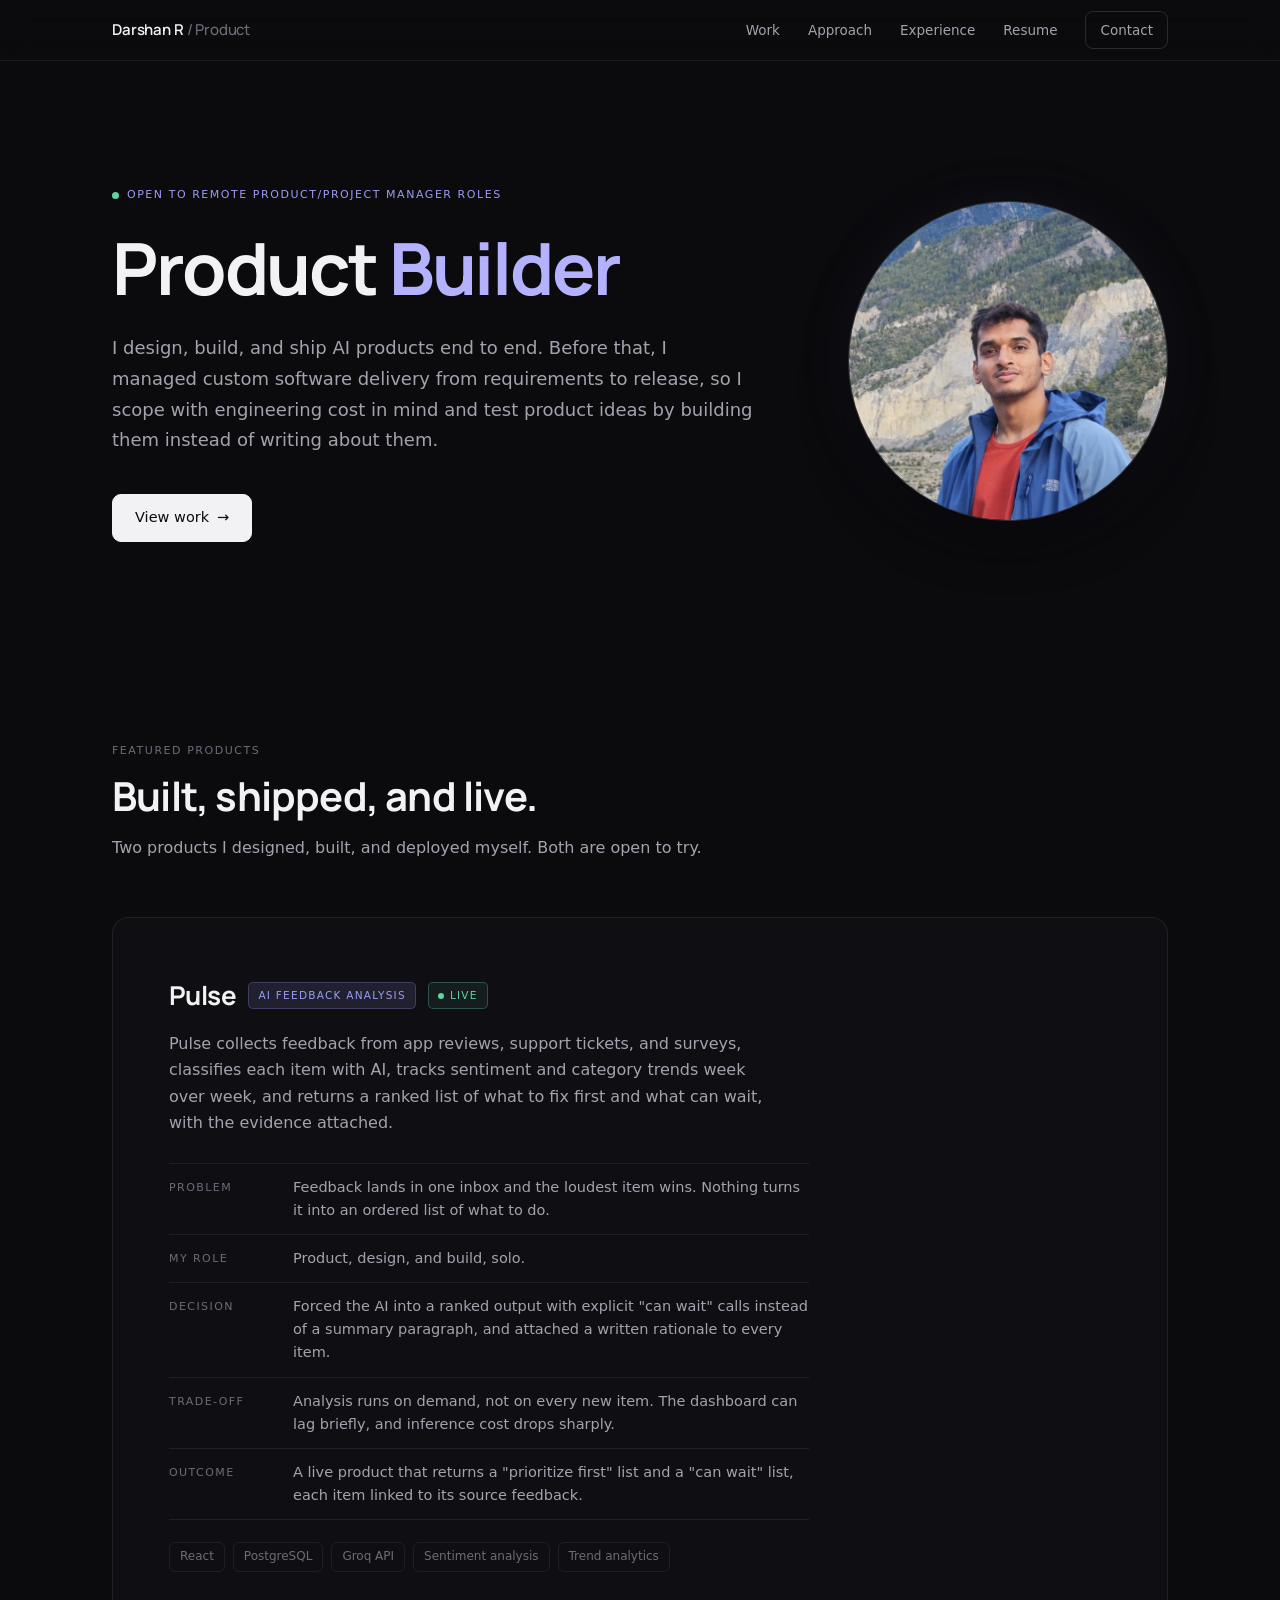
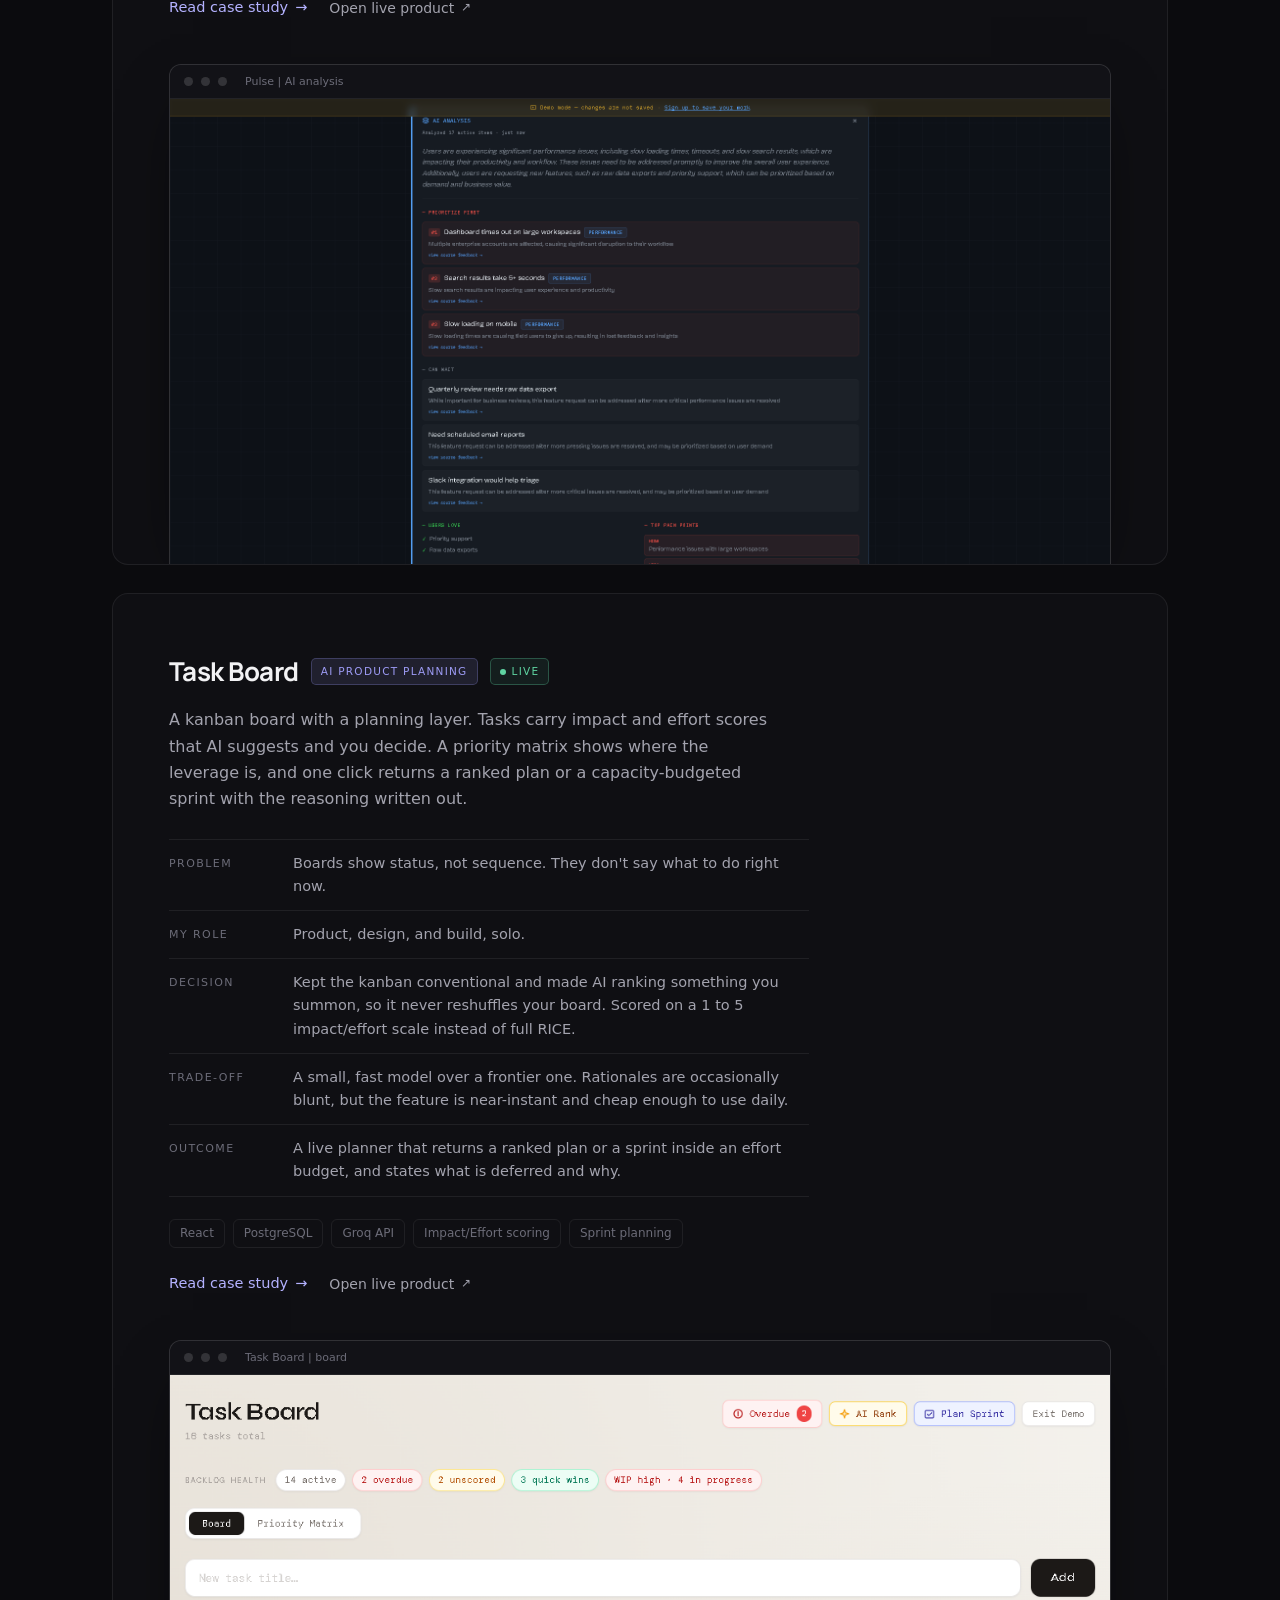
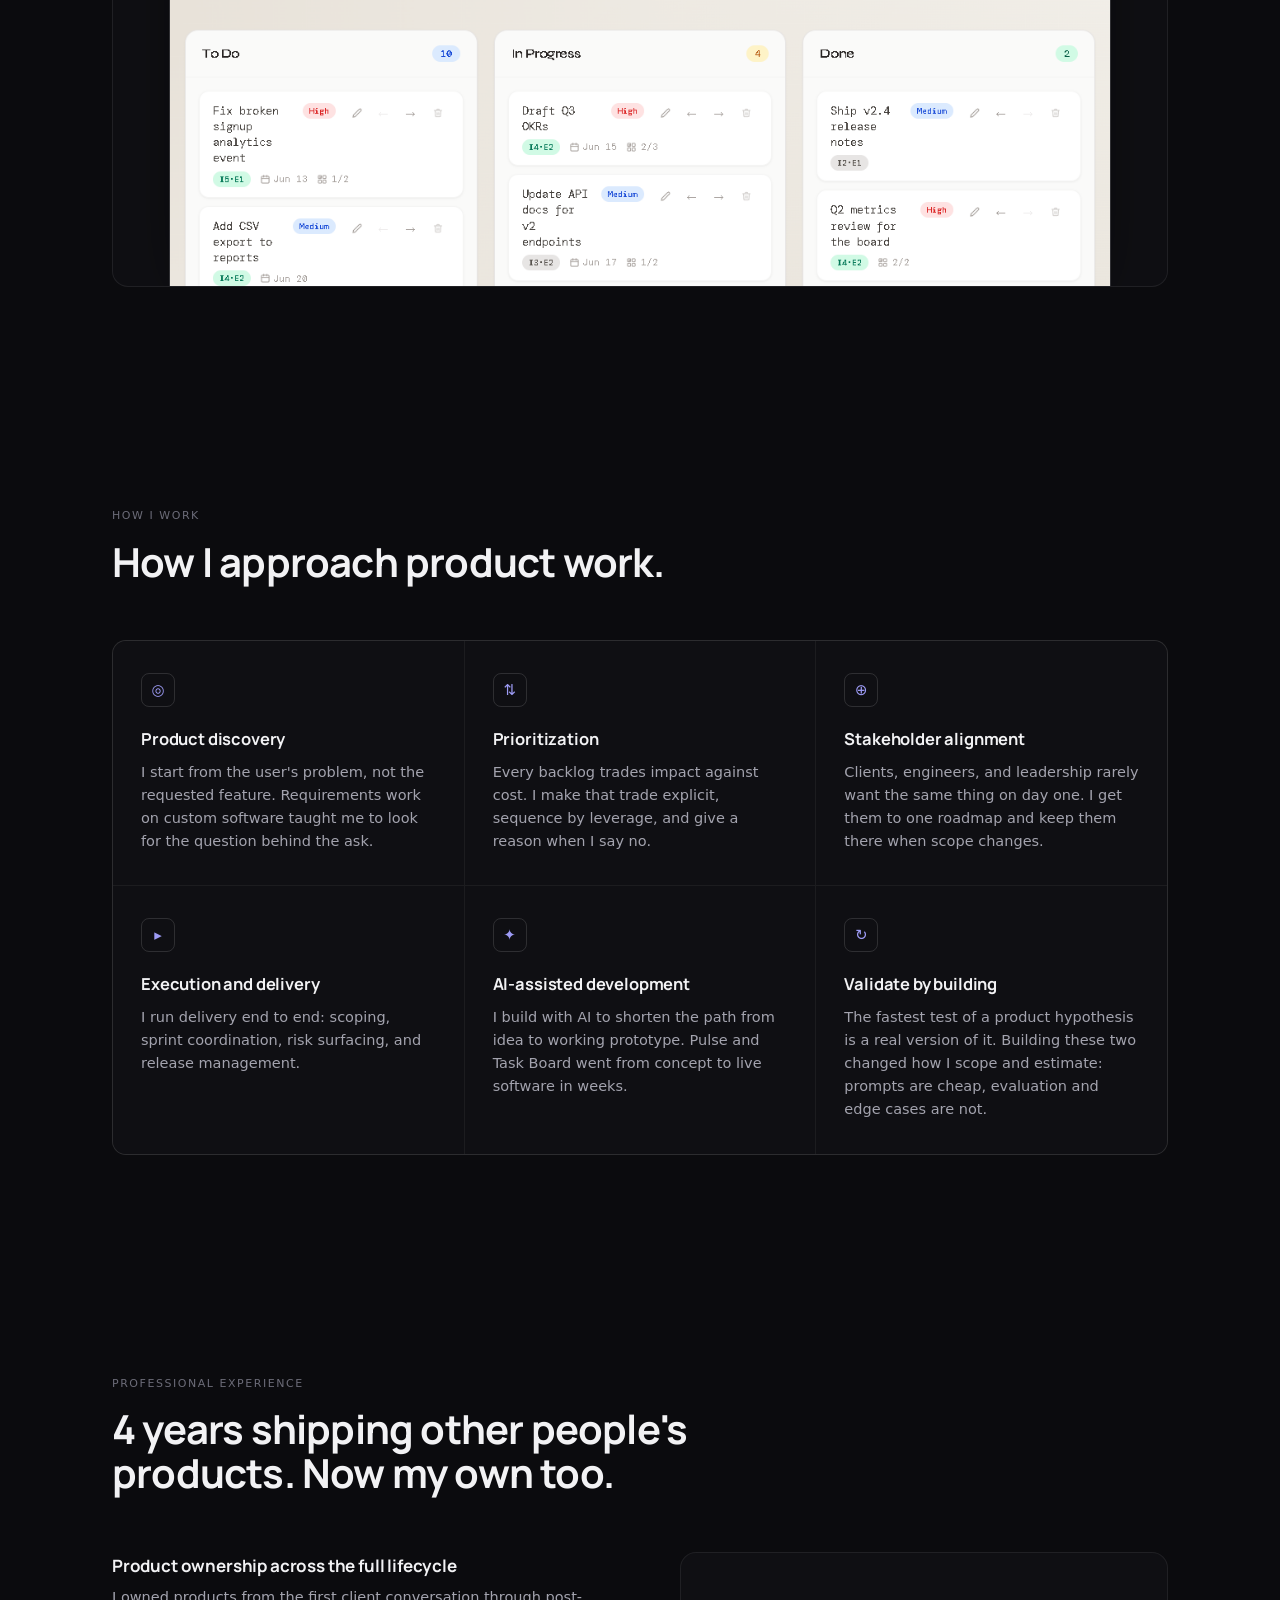
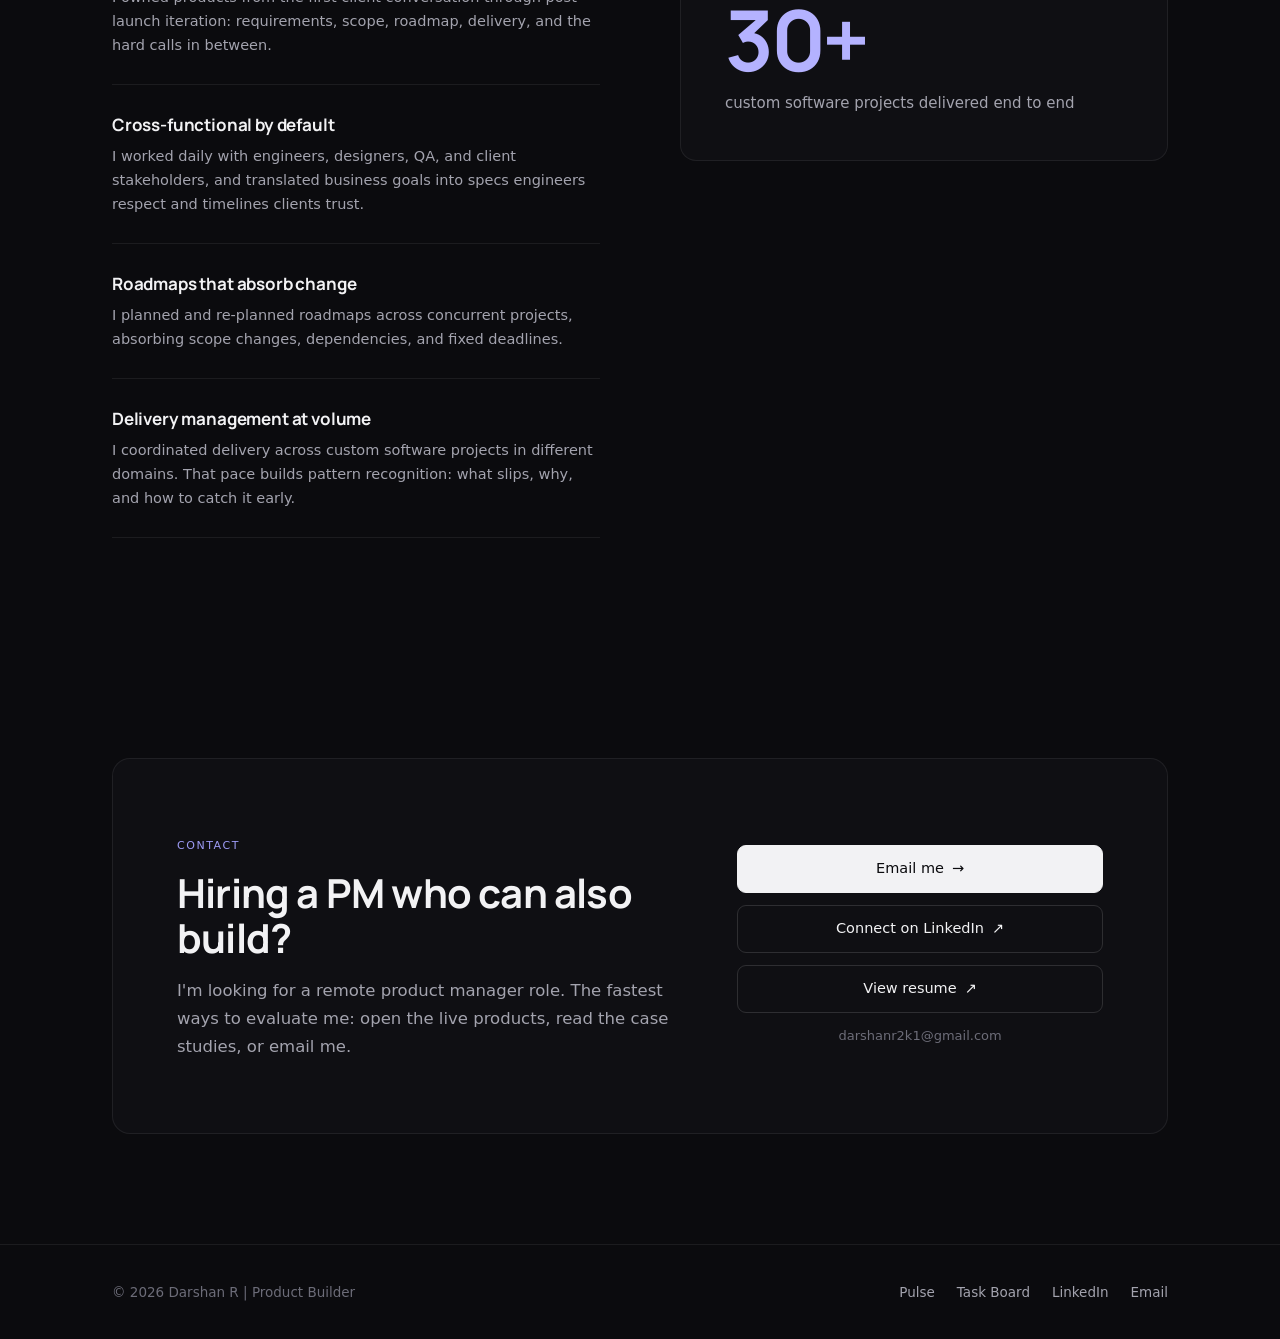
<file: index.html>
<!DOCTYPE html>
<html lang="en">
<head>
<meta charset="UTF-8" />
<meta name="viewport" content="width=device-width, initial-scale=1.0" />
<title>Darshan R | Product Builder</title>
<meta name="description" content="Product Builder with 4 years of product experience. I design, build, and ship AI-powered products end to end." />
<link rel="preconnect" href="https://fonts.googleapis.com" />
<link rel="preconnect" href="https://fonts.gstatic.com" crossorigin />
<link rel="preconnect" href="https://api.fontshare.com" />
<link rel="preconnect" href="https://cdn.fontshare.com" crossorigin />
<link href="https://fonts.googleapis.com/css2?family=Manrope:wght@500;600;700;800&display=swap" rel="stylesheet" />
<link href="https://api.fontshare.com/v2/css?f[]=general-sans@400,500,600&display=swap" rel="stylesheet" />
<link rel="stylesheet" href="styles.css" />
<style>
/* ----- page-specific ----- */

/* hero */
.hero { padding: 120px 0 90px; }
.hero .eyebrow { display: inline-flex; align-items: center; gap: 8px; margin-bottom: 26px; }
.hero .eyebrow::before {
  content: ""; width: 7px; height: 7px; border-radius: 50%;
  background: var(--green);
}
.hero h1 { max-width: 16ch; }
.hero .lede { margin-top: 28px; }
.hero .btn-row { margin-top: 38px; }
.hero-grid {
  display: grid;
  grid-template-columns: minmax(0, 1fr) auto;
  gap: 64px;
  align-items: center;
}
.hero-portrait {
  width: clamp(220px, 26vw, 320px);
  aspect-ratio: 1;
  border-radius: 50%;
  overflow: hidden;
  border: 1px solid var(--border-strong);
  background: var(--bg-raised);
  box-shadow: 0 24px 64px -24px rgba(0, 0, 0, 0.7), 0 0 90px -30px var(--accent-dim);
}
.hero-portrait img { width: 100%; height: 100%; object-fit: cover; object-position: 50% 40%; }

/* featured products */
.product-card {
  border: 1px solid var(--border);
  border-radius: 16px;
  background: var(--bg-card);
  overflow: hidden;
}
.product-card + .product-card { margin-top: 28px; }

.product-card.flagship .product-body { padding: 56px 56px 0; }
.product-body { padding: 40px 40px 0; }

.product-meta {
  display: flex; align-items: center; gap: 12px; flex-wrap: wrap;
  margin-bottom: 14px;
}
.product-meta h3 {
  font-size: 26px;
  letter-spacing: -0.02em;
}
.product-tag {
  font-family: var(--font-body);
  font-size: 10.5px;
  font-weight: 500;
  letter-spacing: 0.12em;
  text-transform: uppercase;
  color: var(--accent);
  background: var(--accent-dim);
  border: 1px solid rgba(157,155,245,.25);
  padding: 4px 9px;
  border-radius: 5px;
}
.product-desc { max-width: 60ch; }

/* problem / role / decision / trade-off / outcome */
.product-facts {
  margin-top: 26px;
  max-width: 640px;
  border-top: 1px solid var(--border);
}
.product-facts div {
  display: grid;
  grid-template-columns: 104px 1fr;
  gap: 20px;
  padding: 12px 0;
  border-bottom: 1px solid var(--border);
}
.product-facts dt {
  font-size: 11px;
  font-weight: 500;
  letter-spacing: 0.13em;
  text-transform: uppercase;
  color: var(--text-3);
  padding-top: 3px;
}
.product-facts dd { font-size: 14.5px; color: var(--text-2); line-height: 1.6; }

.product-tech {
  display: flex; gap: 8px; flex-wrap: wrap;
  margin-top: 22px;
}
.product-tech li {
  list-style: none;
  font-family: var(--font-body);
  font-size: 12px;
  color: var(--text-3);
  border: 1px solid var(--border);
  border-radius: 6px;
  padding: 4px 10px;
}
.product-cta {
  display: inline-flex; align-items: center; gap: 7px;
  font-size: 14.5px; font-weight: 500;
  color: var(--accent-strong);
}
.product-cta:hover .arrow { transform: translateX(3px); }
.product-cta .arrow { transition: transform .15s ease; }

.product-shot { padding: 44px 56px 0; }
.product-shot .shot { border-bottom: none; border-radius: 12px 12px 0 0; }
.product-shot .shot-bar { border-radius: 12px 12px 0 0; }


/* how I work */
.work-grid {
  display: grid;
  grid-template-columns: repeat(3, 1fr);
  gap: 1px;
  background: var(--border);
  border: 1px solid var(--border);
  border-radius: 14px;
  overflow: hidden;
}
.work-grid article {
  background: var(--bg-card);
  padding: 32px 28px;
}
.work-grid .glyph {
  width: 34px; height: 34px;
  display: grid; place-items: center;
  border: 1px solid var(--border-strong);
  border-radius: 8px;
  color: var(--accent);
  margin-bottom: 18px;
  font-size: 15px;
}
.work-grid h3 { font-size: 16.5px; margin-bottom: 8px; letter-spacing: -0.01em; }
.work-grid p { font-size: 14.5px; color: var(--text-2); line-height: 1.6; }

/* experience */
.exp { display: grid; grid-template-columns: 1fr 1fr; gap: 80px; align-items: start; }
.exp-claims { display: grid; gap: 0; }
.exp-claims article {
  padding: 26px 0;
  border-bottom: 1px solid var(--border);
}
.exp-claims article:first-child { padding-top: 0; }
.exp-claims h3 { font-size: 17px; margin-bottom: 6px; letter-spacing: -0.01em; }
.exp-claims p { font-size: 14.5px; }

.exp-figure {
  position: sticky; top: 100px;
  border: 1px solid var(--border);
  border-radius: 16px;
  padding: 44px;
  background: var(--bg-card);
}
.exp-figure .big {
  font-family: var(--font-display);
  font-size: clamp(56px, 7vw, 84px);
  font-weight: 700;
  letter-spacing: -0.04em;
  line-height: 1;
  color: var(--text-1);
}
.exp-figure .big em { font-style: normal; color: var(--accent-strong); }
.exp-figure .label { margin-top: 10px; font-size: 15px; color: var(--text-2); }

/* contact */
.contact-card {
  border: 1px solid var(--border);
  border-radius: 18px;
  background: var(--bg-card);
  padding: 72px 64px;
  display: grid;
  grid-template-columns: 1.4fr 1fr;
  gap: 48px;
  align-items: center;
}
.contact-card h2 { margin-bottom: 16px; }
.contact-actions { display: grid; gap: 12px; justify-items: stretch; }
.contact-actions .btn { justify-content: center; }
.contact-mail {
  font-family: var(--font-body);
  font-size: 13px;
  color: var(--text-3);
  text-align: center;
}

@media (max-width: 900px) {
  .hero-grid { grid-template-columns: 1fr; gap: 40px; }
  .hero-portrait { order: -1; width: 180px; }
  .work-grid { grid-template-columns: 1fr; }
  .exp { grid-template-columns: 1fr; gap: 48px; }
  .exp-figure { position: static; }
  .contact-card { grid-template-columns: 1fr; padding: 48px 32px; }
}
@media (max-width: 760px) {
  .hero { padding: 72px 0 56px; }
  .product-card.flagship .product-body { padding: 36px 24px 0; }
  .product-shot { padding: 28px 24px 0; }
  .product-facts div { grid-template-columns: 1fr; gap: 4px; }
}
</style>
</head>
<body>

<header class="nav">
  <div class="wrap nav-inner">
    <a class="nav-name" href="index.html">Darshan R <span>/ Product</span></a>
    <nav class="nav-links" aria-label="Primary">
      <a href="#work">Work</a>
      <a href="#approach">Approach</a>
      <a href="#experience">Experience</a>
      <a class="nav-keep" href="Darshan Resume - PM.pdf" target="_blank" rel="noopener">Resume</a>
      <a class="nav-cta" href="#contact">Contact</a>
    </nav>
  </div>
</header>

<main>

<!-- ============ HERO ============ -->
<section class="hero">
  <div class="wrap">
    <div class="hero-grid">
      <div class="hero-text">
        <span class="eyebrow accent">Open to remote product/project manager roles</span>
        <h1 class="display reveal in">
          Product <span class="mark">Builder</span>
        </h1>
        <p class="lede reveal in">
          I design, build, and ship AI products end to end. Before that, I managed
          custom software delivery from requirements to release, so I scope with
          engineering cost in mind and test product ideas by building them
          instead of writing about them.
        </p>
        <div class="btn-row reveal in">
          <a class="btn btn-primary" href="#work">View work <span class="arrow">→</span></a>
        </div>
      </div>
      <figure class="hero-portrait reveal in">
        <img src="assets/portrait.jpg" width="640" height="640" alt="Portrait of Darshan R." fetchpriority="high" />
      </figure>
    </div>
  </div>
</section>

<!-- ============ FEATURED PRODUCTS ============ -->
<section id="work">
  <div class="wrap">
    <div class="section-head">
      <span class="eyebrow">Featured products</span>
      <h2 class="h-section">Built, shipped, and live.</h2>
      <p>Two products I designed, built, and deployed myself. Both are open to try.</p>
    </div>

    <!-- Pulse -->
    <article class="product-card flagship reveal">
      <div class="product-body">
        <div class="product-meta">
          <h3>Pulse</h3>
          <span class="product-tag">AI feedback analysis</span>
          <span class="live-chip">Live</span>
        </div>
        <p class="product-desc">
          Pulse collects feedback from app reviews, support tickets, and
          surveys, classifies each item with AI, tracks sentiment and
          category trends week over week, and returns a ranked list of what to
          fix first and what can wait, with the evidence attached.
        </p>
        <dl class="product-facts">
          <div><dt>Problem</dt><dd>Feedback lands in one inbox and the loudest item wins. Nothing turns it into an ordered list of what to do.</dd></div>
          <div><dt>My role</dt><dd>Product, design, and build, solo.</dd></div>
          <div><dt>Decision</dt><dd>Forced the AI into a ranked output with explicit "can wait" calls instead of a summary paragraph, and attached a written rationale to every item.</dd></div>
          <div><dt>Trade-off</dt><dd>Analysis runs on demand, not on every new item. The dashboard can lag briefly, and inference cost drops sharply.</dd></div>
          <div><dt>Outcome</dt><dd>A live product that returns a "prioritize first" list and a "can wait" list, each item linked to its source feedback.</dd></div>
        </dl>
        <ul class="product-tech">
          <li>React</li><li>PostgreSQL</li><li>Groq API</li><li>Sentiment analysis</li><li>Trend analytics</li>
        </ul>
        <div class="product-actions">
          <a class="product-cta" href="/case-studies/pulse">Read case study <span class="arrow">→</span></a>
          <a class="product-link" href="/pulse/?demo=1" target="_blank" rel="noopener">Open live product <span class="ext">↗</span></a>
        </div>
      </div>
      <div class="product-shot">
        <figure class="shot">
          <div class="shot-bar" aria-hidden="true"><i></i><i></i><i></i><span class="shot-url">Pulse | AI analysis</span></div>
          <img src="assets/pulse-analysis.png" alt="Pulse AI analysis: ranked prioritize-first items with written rationale and links to source feedback, plus a can-wait group" />
        </figure>
      </div>
    </article>

    <!-- Task Board -->
    <article class="product-card flagship reveal">
      <div class="product-body">
        <div class="product-meta">
          <h3>Task Board</h3>
          <span class="product-tag">AI product planning</span>
          <span class="live-chip">Live</span>
        </div>
        <p class="product-desc">
          A kanban board with a planning layer. Tasks carry impact and effort
          scores that AI suggests and you decide. A priority matrix shows where
          the leverage is, and one click returns a ranked plan or a
          capacity-budgeted sprint with the reasoning written out.
        </p>
        <dl class="product-facts">
          <div><dt>Problem</dt><dd>Boards show status, not sequence. They don't say what to do right now.</dd></div>
          <div><dt>My role</dt><dd>Product, design, and build, solo.</dd></div>
          <div><dt>Decision</dt><dd>Kept the kanban conventional and made AI ranking something you summon, so it never reshuffles your board. Scored on a 1 to 5 impact/effort scale instead of full RICE.</dd></div>
          <div><dt>Trade-off</dt><dd>A small, fast model over a frontier one. Rationales are occasionally blunt, but the feature is near-instant and cheap enough to use daily.</dd></div>
          <div><dt>Outcome</dt><dd>A live planner that returns a ranked plan or a sprint inside an effort budget, and states what is deferred and why.</dd></div>
        </dl>
        <ul class="product-tech">
          <li>React</li><li>PostgreSQL</li><li>Groq API</li><li>Impact/Effort scoring</li><li>Sprint planning</li>
        </ul>
        <div class="product-actions">
          <a class="product-cta" href="/case-studies/task-board">Read case study <span class="arrow">→</span></a>
          <a class="product-link" href="/task-board/?demo=1" target="_blank" rel="noopener">Open live product <span class="ext">↗</span></a>
        </div>
      </div>
      <div class="product-shot">
        <figure class="shot">
          <div class="shot-bar" aria-hidden="true"><i></i><i></i><i></i><span class="shot-url">Task Board | board</span></div>
          <img src="assets/taskboard-board-crop.png" width="1140" height="620" alt="Task Board kanban with backlog health chips, Board and Priority Matrix tabs, and To Do, In Progress, and Done columns with impact/effort chips on each card" loading="lazy" />
        </figure>
      </div>
    </article>
  </div>
</section>

<!-- ============ HOW I WORK ============ -->
<section id="approach">
  <div class="wrap">
    <div class="section-head">
      <span class="eyebrow">How I work</span>
      <h2 class="h-section">How I approach product work.</h2>
    </div>
    <div class="work-grid reveal">
      <article>
        <div class="glyph" aria-hidden="true">◎</div>
        <h3>Product discovery</h3>
        <p>I start from the user's problem, not the requested feature. Requirements work on custom software taught me to look for the question behind the ask.</p>
      </article>
      <article>
        <div class="glyph" aria-hidden="true">⇅</div>
        <h3>Prioritization</h3>
        <p>Every backlog trades impact against cost. I make that trade explicit, sequence by leverage, and give a reason when I say no.</p>
      </article>
      <article>
        <div class="glyph" aria-hidden="true">⊕</div>
        <h3>Stakeholder alignment</h3>
        <p>Clients, engineers, and leadership rarely want the same thing on day one. I get them to one roadmap and keep them there when scope changes.</p>
      </article>
      <article>
        <div class="glyph" aria-hidden="true">▸</div>
        <h3>Execution and delivery</h3>
        <p>I run delivery end to end: scoping, sprint coordination, risk surfacing, and release management.</p>
      </article>
      <article>
        <div class="glyph" aria-hidden="true">✦</div>
        <h3>AI-assisted development</h3>
        <p>I build with AI to shorten the path from idea to working prototype. Pulse and Task Board went from concept to live software in weeks.</p>
      </article>
      <article>
        <div class="glyph" aria-hidden="true">↻</div>
        <h3>Validate by building</h3>
        <p>The fastest test of a product hypothesis is a real version of it. Building these two changed how I scope and estimate: prompts are cheap, evaluation and edge cases are not.</p>
      </article>
    </div>
  </div>
</section>

<!-- ============ EXPERIENCE ============ -->
<section id="experience">
  <div class="wrap">
    <div class="section-head">
      <span class="eyebrow">Professional experience</span>
      <h2 class="h-section">4 years shipping other people's products. Now my own too.</h2>
    </div>
    <div class="exp">
      <div class="exp-claims reveal">
        <article>
          <h3>Product ownership across the full lifecycle</h3>
          <p>I owned products from the first client conversation through post-launch iteration: requirements, scope, roadmap, delivery, and the hard calls in between.</p>
        </article>
        <article>
          <h3>Cross-functional by default</h3>
          <p>I worked daily with engineers, designers, QA, and client stakeholders, and translated business goals into specs engineers respect and timelines clients trust.</p>
        </article>
        <article>
          <h3>Roadmaps that absorb change</h3>
          <p>I planned and re-planned roadmaps across concurrent projects, absorbing scope changes, dependencies, and fixed deadlines.</p>
        </article>
        <article>
          <h3>Delivery management at volume</h3>
          <p>I coordinated delivery across custom software projects in different domains. That pace builds pattern recognition: what slips, why, and how to catch it early.</p>
        </article>
      </div>
      <aside class="exp-figure reveal">
        <div class="big"><em>30+</em></div>
        <p class="label">custom software projects delivered end to end</p>
      </aside>
    </div>
  </div>
</section>

<!-- ============ CONTACT ============ -->
<section id="contact" class="contact">
  <div class="wrap">
    <div class="contact-card reveal">
      <div>
        <span class="eyebrow accent">Contact</span>
        <h2 class="h-section" style="margin-top:14px;">Hiring a PM who can also build?</h2>
        <p class="lede" style="font-size:16.5px;">I'm looking for a remote product manager role. The fastest ways to evaluate me: open the live products, read the case studies, or email me.</p>
      </div>
      <div class="contact-actions">
        <a class="btn btn-primary" href="mailto:darshanr2k1@gmail.com">Email me <span class="arrow">→</span></a>
        <a class="btn btn-ghost" href="https://www.linkedin.com/in/darshan-acharya/" target="_blank" rel="noopener">Connect on LinkedIn <span class="ext">↗</span></a>
        <a class="btn btn-ghost" href="Darshan Resume - PM.pdf" target="_blank" rel="noopener">View resume <span class="ext">↗</span></a>
        <span class="contact-mail">darshanr2k1@gmail.com</span>
      </div>
    </div>
  </div>
</section>

</main>

<footer>
  <div class="wrap footer-inner">
    <span>© 2026 Darshan R | Product Builder</span>
    <nav class="footer-links" aria-label="Footer">
      <a href="/case-studies/pulse">Pulse</a>
      <a href="/case-studies/task-board">Task Board</a>
      <a href="https://www.linkedin.com/in/darshan-acharya/" target="_blank" rel="noopener">LinkedIn</a>
      <a href="mailto:darshanr2k1@gmail.com">Email</a>
    </nav>
  </div>
</footer>

<script>
(function () {
  document.documentElement.classList.add("js");
  if (window.matchMedia('(prefers-reduced-motion: reduce)').matches) {
    document.querySelectorAll('.reveal').forEach(el => el.classList.add('in'));
    return;
  }
  const io = new IntersectionObserver((entries) => {
    entries.forEach(e => { if (e.isIntersecting) { e.target.classList.add('in'); io.unobserve(e.target); } });
  }, { threshold: 0.12 });
  document.querySelectorAll('.reveal:not(.in)').forEach(el => io.observe(el));
})();
</script>
</body>
</html>
</file>
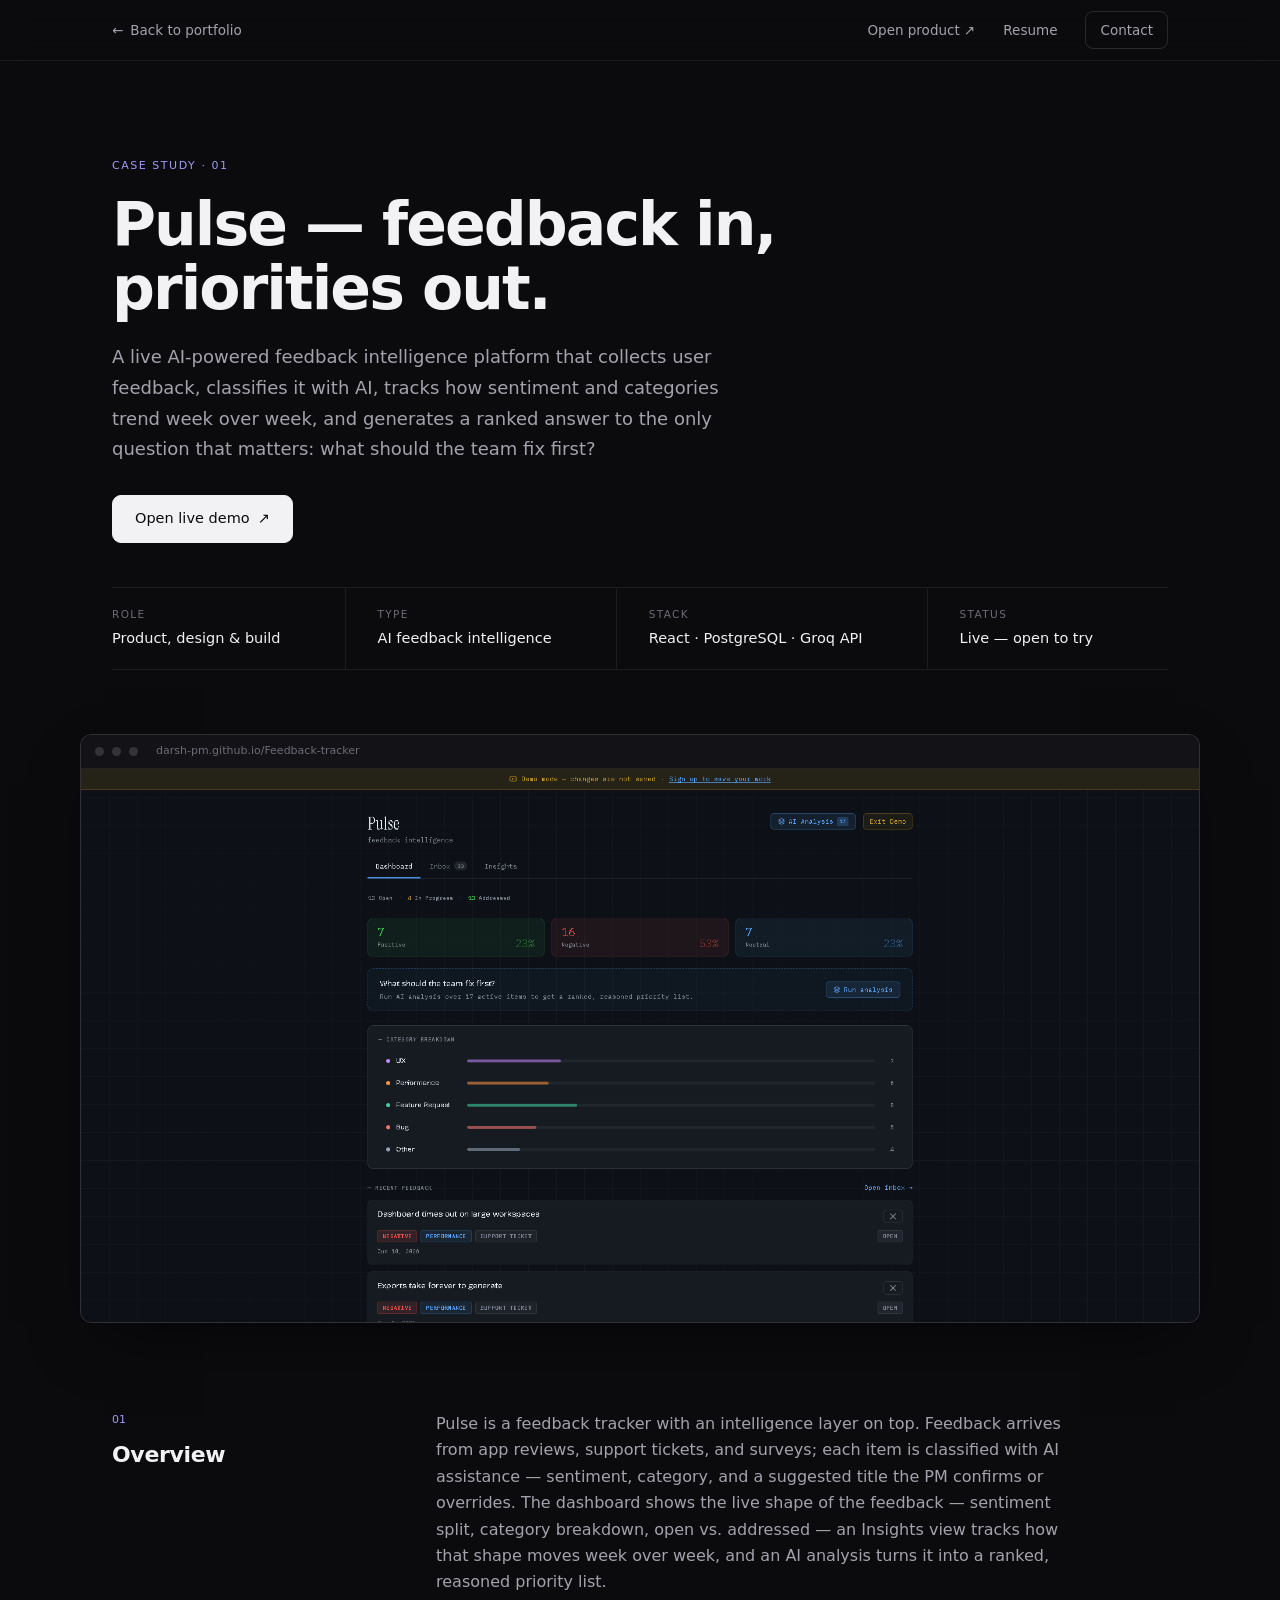
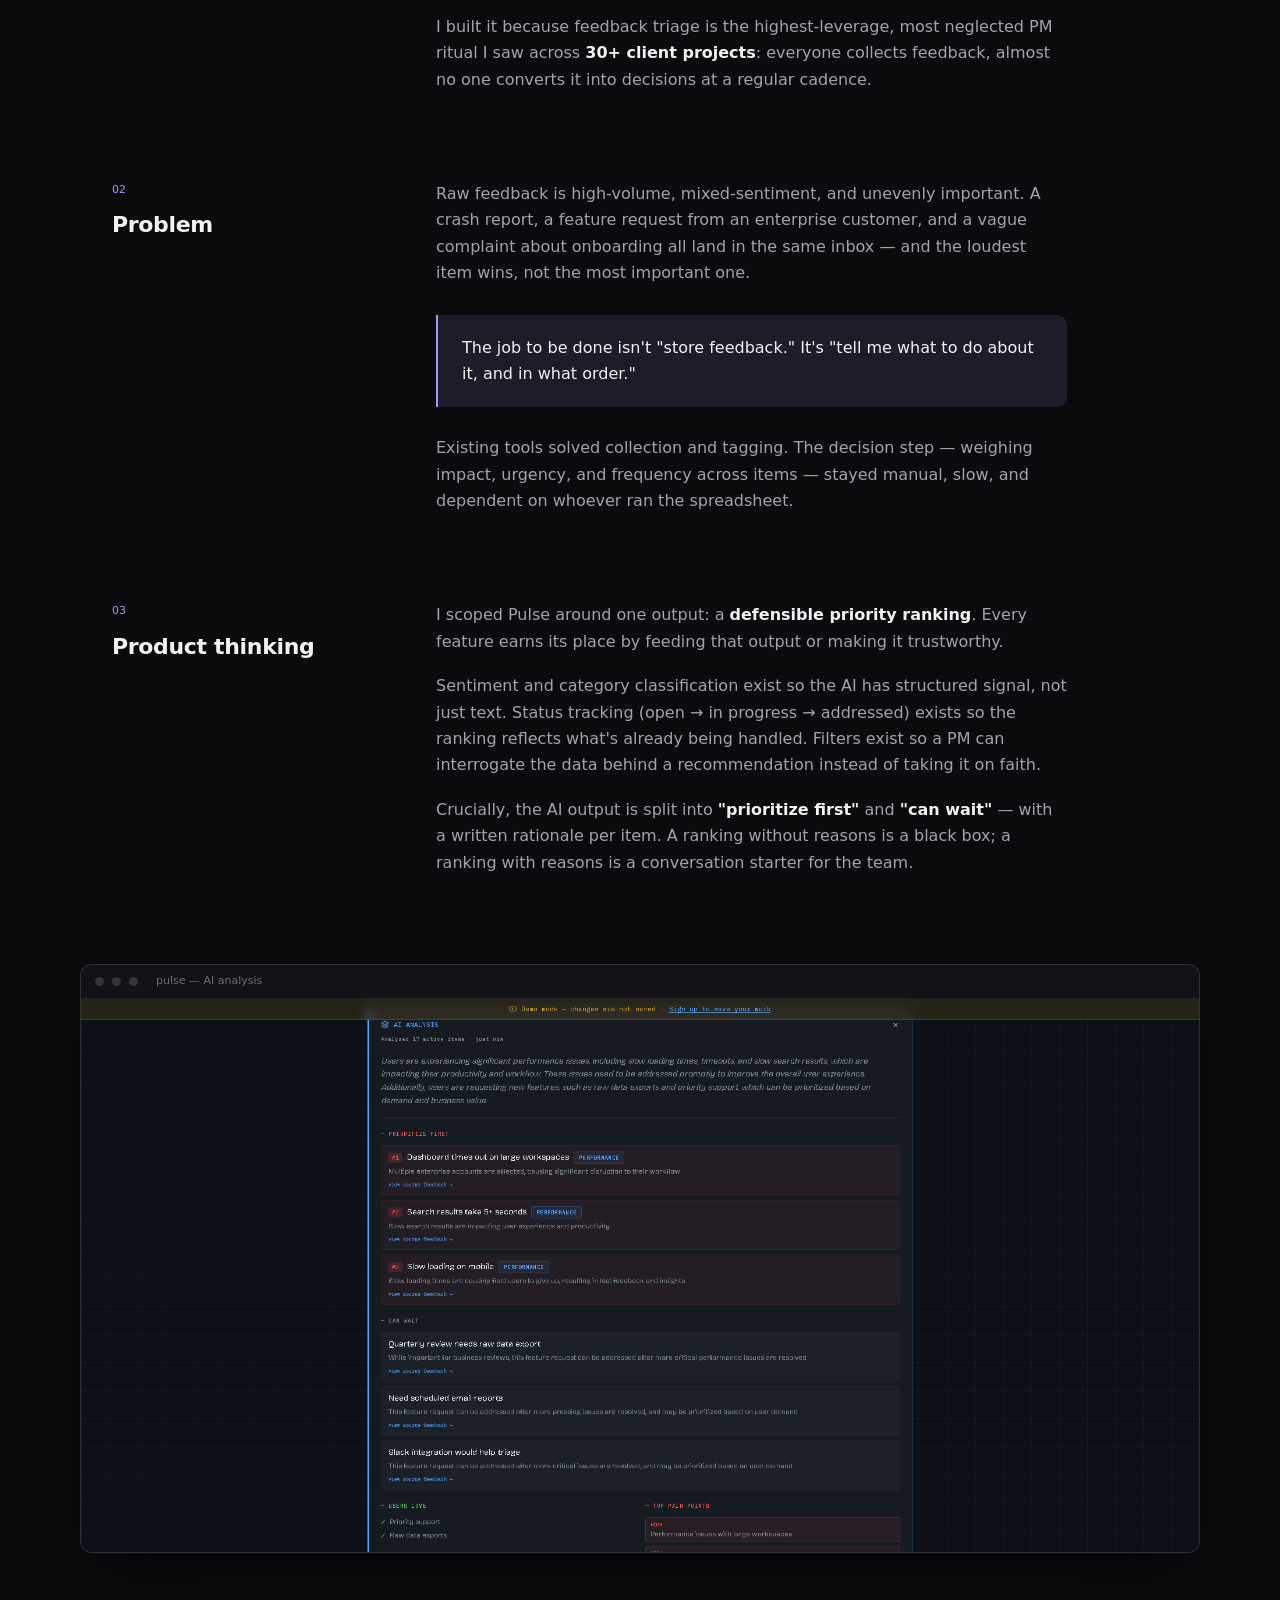
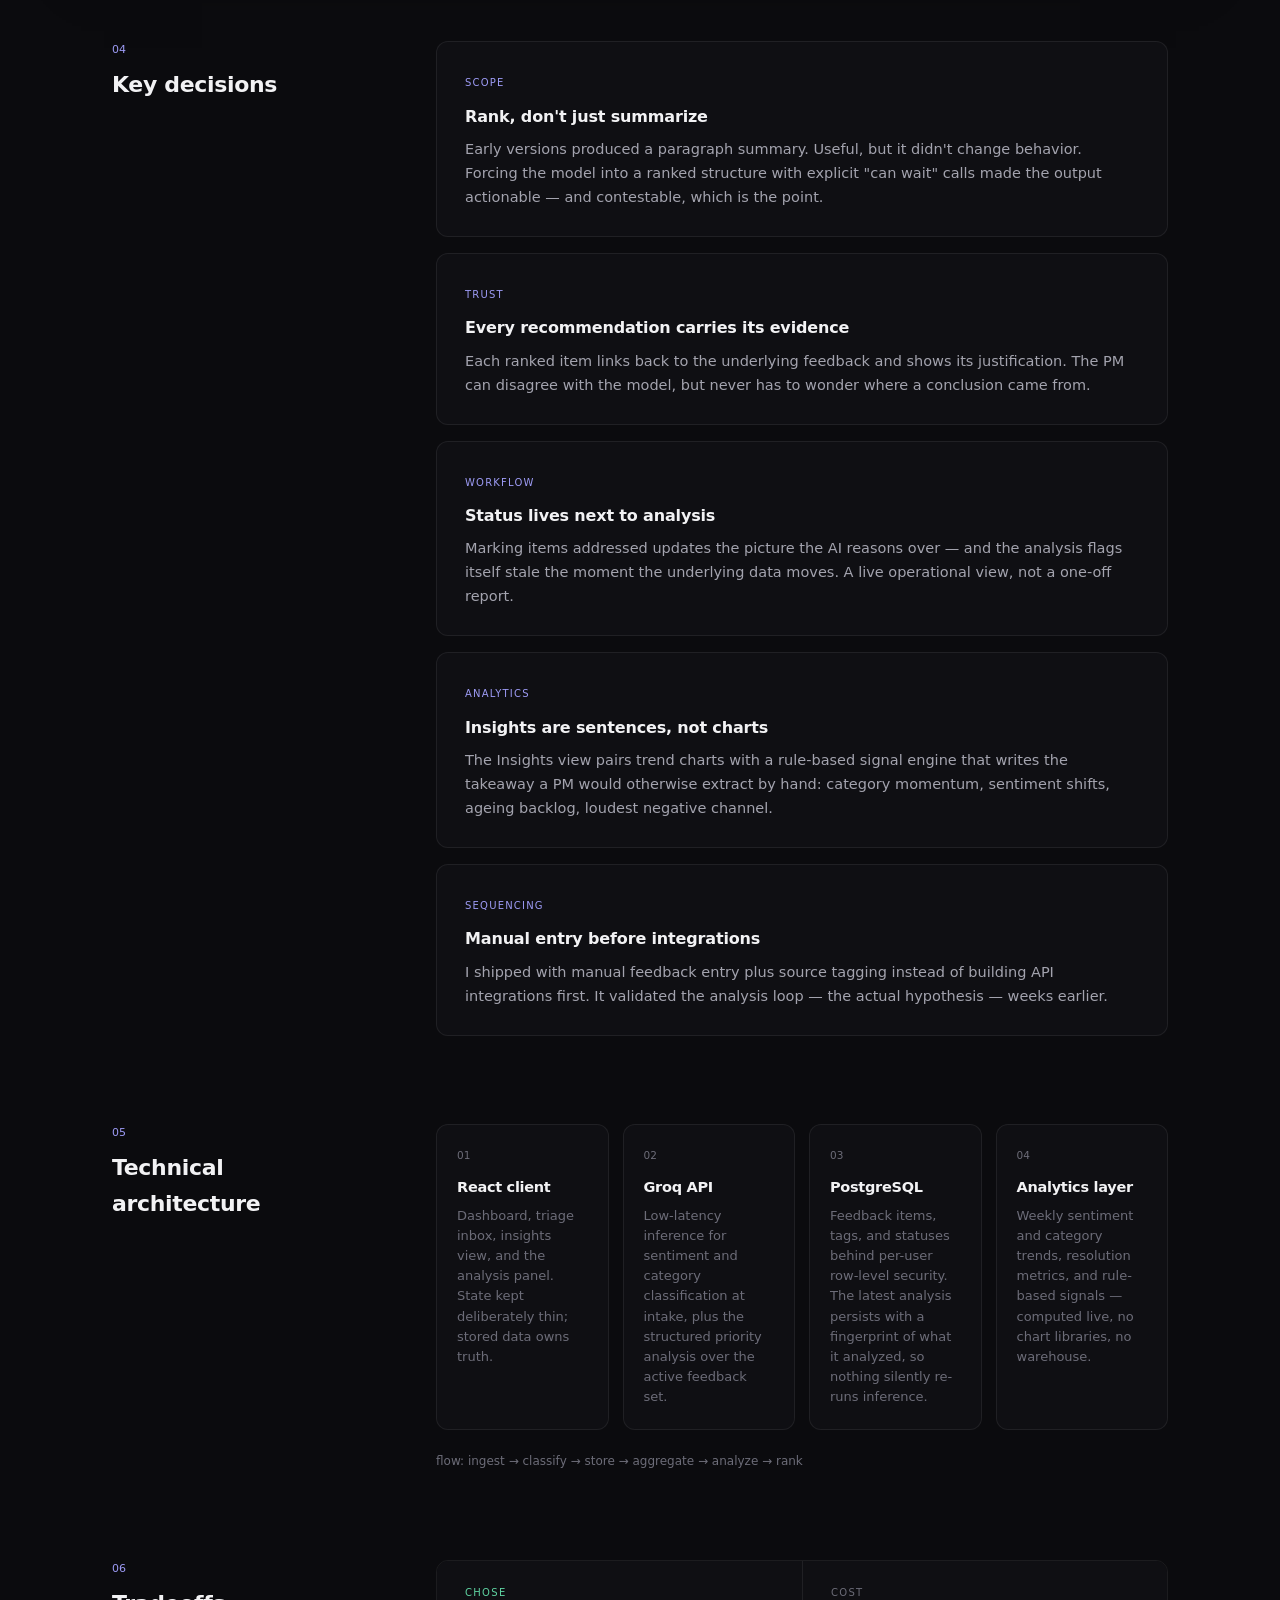
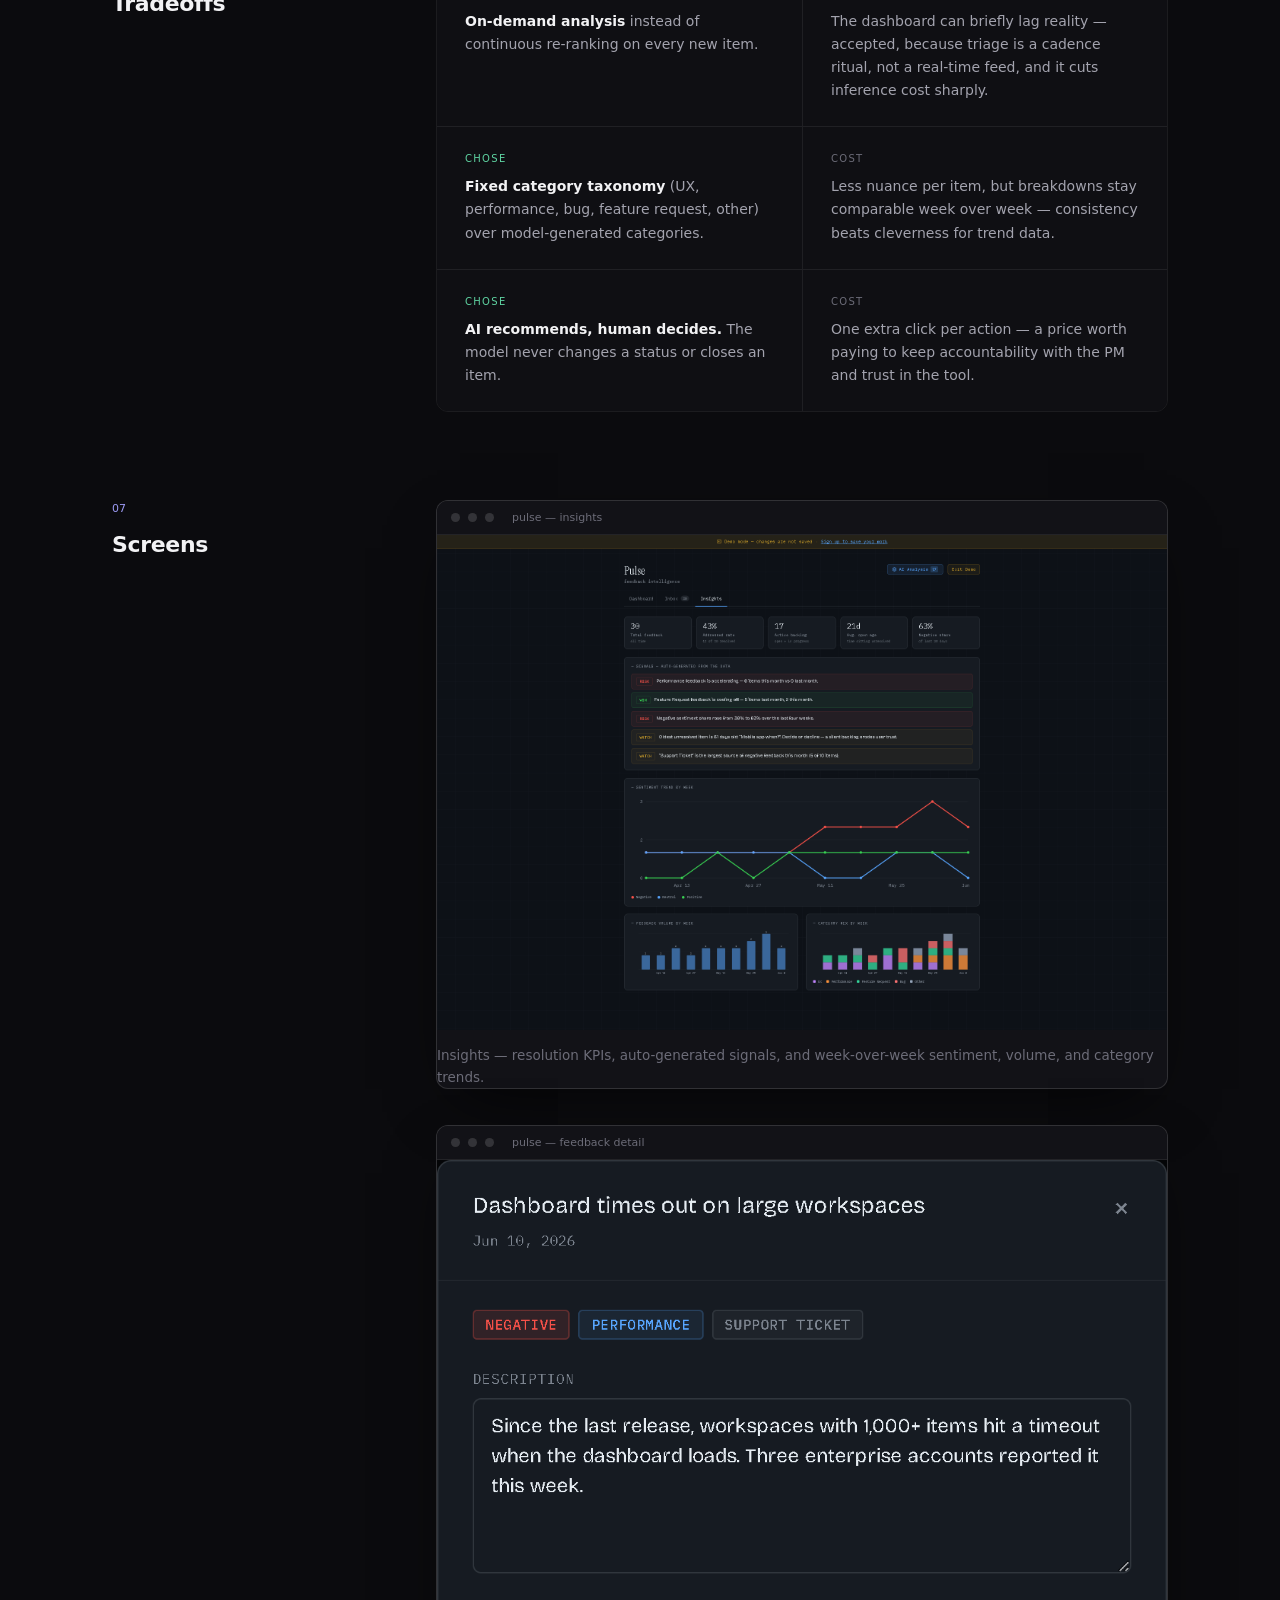
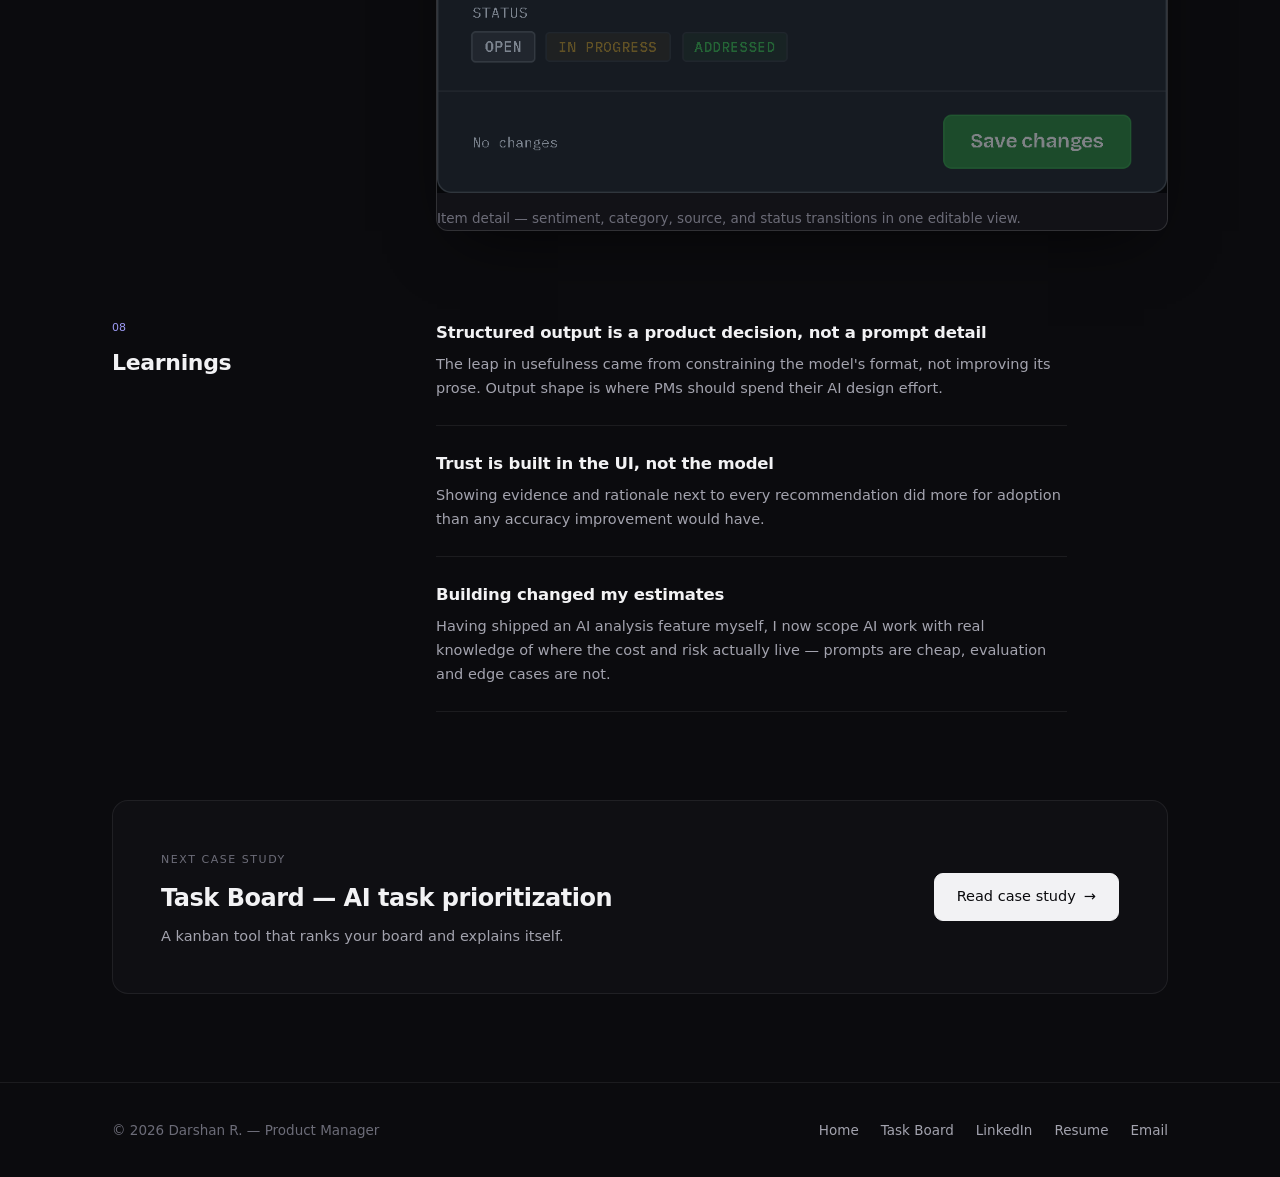
<file: pulse.html>
<!DOCTYPE html>
<html lang="en">
<head>
<meta charset="UTF-8" />
<meta name="viewport" content="width=device-width, initial-scale=1.0" />
<title>Pulse — AI Feedback Analysis · Case Study</title>
<meta name="description" content="Case study: Pulse, a live AI-powered feedback analysis platform that turns raw user feedback into ranked product priorities." />
<link rel="preconnect" href="https://fonts.googleapis.com" />
<link rel="preconnect" href="https://fonts.gstatic.com" crossorigin />
<link href="https://fonts.googleapis.com/css2?family=Inter+Tight:wght@500;600;700&family=Inter:wght@400;500;600&family=IBM+Plex+Mono:wght@400;500&display=swap" rel="stylesheet" />
<link rel="stylesheet" href="styles.css" />
<link rel="stylesheet" href="case.css" />
</head>
<body>

<header class="nav">
  <div class="wrap nav-inner">
    <a class="nav-back" href="index.html"><span aria-hidden="true">←</span> Back to portfolio</a>
    <nav class="nav-links" aria-label="Primary">
      <a href="https://darsh-pm.github.io/Feedback-tracker/?demo=1" target="_blank" rel="noopener" class="nav-keep">Open product ↗</a>
      <a class="nav-keep" href="resume.pdf" target="_blank" rel="noopener">Resume</a>
      <a class="nav-cta" href="mailto:darshanr2k1@gmail.com">Contact</a>
    </nav>
  </div>
</header>

<main>

<!-- ============ CASE HERO ============ -->
<section class="case-hero">
  <div class="wrap">
    <span class="eyebrow accent">Case study · 01</span>
    <h1>Pulse — feedback in, priorities out.</h1>
    <p class="lede">
      A live AI-powered feedback intelligence platform that collects user
      feedback, classifies it with AI, tracks how sentiment and categories
      trend week over week, and generates a ranked answer to the only
      question that matters: what should the team fix first?
    </p>
    <div class="btn-row" style="margin-top:30px;">
      <a class="btn btn-primary" href="https://darsh-pm.github.io/Feedback-tracker/?demo=1" target="_blank" rel="noopener">Open live demo <span class="ext">↗</span></a>
    </div>
    <dl class="case-meta">
      <div><dt>Role</dt><dd>Product, design &amp; build</dd></div>
      <div><dt>Type</dt><dd>AI feedback intelligence</dd></div>
      <div><dt>Stack</dt><dd>React · PostgreSQL · Groq API</dd></div>
      <div><dt>Status</dt><dd>Live — open to try</dd></div>
    </dl>
  </div>
</section>

<div class="wrap case-shot-full reveal in">
  <figure class="shot shot-glow">
    <div class="shot-bar" aria-hidden="true"><i></i><i></i><i></i><span class="shot-url">darsh-pm.github.io/Feedback-tracker</span></div>
    <img src="assets/pulse-dashboard.png" alt="Pulse dashboard: status summary, sentiment totals with percentages, AI analysis prompt, category breakdown bars, and recent feedback" />
  </figure>
</div>

<!-- ============ OVERVIEW ============ -->
<section class="case-section">
  <div class="wrap case-grid reveal">
    <div class="case-label">
      <span class="num">01</span>
      <h2>Overview</h2>
    </div>
    <div class="case-body">
      <p>
        Pulse is a feedback tracker with an intelligence layer on top.
        Feedback arrives from app reviews, support tickets, and surveys;
        each item is classified with AI assistance — sentiment, category,
        and a suggested title the PM confirms or overrides. The dashboard
        shows the live shape of the feedback — sentiment split, category
        breakdown, open vs. addressed — an Insights view tracks how that
        shape moves week over week, and an AI analysis turns it into a
        ranked, reasoned priority list.
      </p>
      <p>
        I built it because feedback triage is the highest-leverage, most
        neglected PM ritual I saw across <strong>30+ client projects</strong>:
        everyone collects feedback, almost no one converts it into decisions
        at a regular cadence.
      </p>
    </div>
  </div>
</section>

<!-- ============ PROBLEM ============ -->
<section class="case-section tight">
  <div class="wrap case-grid reveal">
    <div class="case-label">
      <span class="num">02</span>
      <h2>Problem</h2>
    </div>
    <div class="case-body">
      <p>
        Raw feedback is high-volume, mixed-sentiment, and unevenly important.
        A crash report, a feature request from an enterprise customer, and a
        vague complaint about onboarding all land in the same inbox — and the
        loudest item wins, not the most important one.
      </p>
      <div class="pull">
        The job to be done isn't "store feedback." It's "tell me what to do
        about it, and in what order."
      </div>
      <p>
        Existing tools solved collection and tagging. The decision step —
        weighing impact, urgency, and frequency across items — stayed manual,
        slow, and dependent on whoever ran the spreadsheet.
      </p>
    </div>
  </div>
</section>

<!-- ============ PRODUCT THINKING ============ -->
<section class="case-section tight">
  <div class="wrap case-grid reveal">
    <div class="case-label">
      <span class="num">03</span>
      <h2>Product thinking</h2>
    </div>
    <div class="case-body">
      <p>
        I scoped Pulse around one output: a <strong>defensible priority
        ranking</strong>. Every feature earns its place by feeding that
        output or making it trustworthy.
      </p>
      <p>
        Sentiment and category classification exist so the AI has structured
        signal, not just text. Status tracking (open → in progress →
        addressed) exists so the ranking reflects what's already being
        handled. Filters exist so a PM can interrogate the data behind a
        recommendation instead of taking it on faith.
      </p>
      <p>
        Crucially, the AI output is split into <strong>"prioritize
        first"</strong> and <strong>"can wait"</strong> — with a written
        rationale per item. A ranking without reasons is a black box; a
        ranking with reasons is a conversation starter for the team.
      </p>
    </div>
  </div>
</section>

<div class="wrap case-shot-full reveal">
  <figure class="shot">
    <div class="shot-bar" aria-hidden="true"><i></i><i></i><i></i><span class="shot-url">pulse — AI analysis</span></div>
    <img src="assets/pulse-analysis.png" alt="Pulse AI analysis: ranked prioritize-first items with written rationale, a can-wait group, and high/medium pain points" />
  </figure>
</div>

<!-- ============ KEY DECISIONS ============ -->
<section class="case-section">
  <div class="wrap case-grid reveal">
    <div class="case-label">
      <span class="num">04</span>
      <h2>Key decisions</h2>
    </div>
    <div class="decisions">
      <article>
        <span class="tag">Scope</span>
        <h3>Rank, don't just summarize</h3>
        <p>Early versions produced a paragraph summary. Useful, but it didn't change behavior. Forcing the model into a ranked structure with explicit "can wait" calls made the output actionable — and contestable, which is the point.</p>
      </article>
      <article>
        <span class="tag">Trust</span>
        <h3>Every recommendation carries its evidence</h3>
        <p>Each ranked item links back to the underlying feedback and shows its justification. The PM can disagree with the model, but never has to wonder where a conclusion came from.</p>
      </article>
      <article>
        <span class="tag">Workflow</span>
        <h3>Status lives next to analysis</h3>
        <p>Marking items addressed updates the picture the AI reasons over — and the analysis flags itself stale the moment the underlying data moves. A live operational view, not a one-off report.</p>
      </article>
      <article>
        <span class="tag">Analytics</span>
        <h3>Insights are sentences, not charts</h3>
        <p>The Insights view pairs trend charts with a rule-based signal engine that writes the takeaway a PM would otherwise extract by hand: category momentum, sentiment shifts, ageing backlog, loudest negative channel.</p>
      </article>
      <article>
        <span class="tag">Sequencing</span>
        <h3>Manual entry before integrations</h3>
        <p>I shipped with manual feedback entry plus source tagging instead of building API integrations first. It validated the analysis loop — the actual hypothesis — weeks earlier.</p>
      </article>
    </div>
  </div>
</section>

<!-- ============ ARCHITECTURE ============ -->
<section class="case-section tight">
  <div class="wrap">
    <div class="case-grid reveal">
      <div class="case-label">
        <span class="num">05</span>
        <h2>Technical architecture</h2>
      </div>
      <div>
        <div class="arch">
          <article>
            <h3>React client</h3>
            <p>Dashboard, triage inbox, insights view, and the analysis panel. State kept deliberately thin; stored data owns truth.</p>
          </article>
          <article>
            <h3>Groq API</h3>
            <p>Low-latency inference for sentiment and category classification at intake, plus the structured priority analysis over the active feedback set.</p>
          </article>
          <article>
            <h3>PostgreSQL</h3>
            <p>Feedback items, tags, and statuses behind per-user row-level security. The latest analysis persists with a fingerprint of what it analyzed, so nothing silently re-runs inference.</p>
          </article>
          <article>
            <h3>Analytics layer</h3>
            <p>Weekly sentiment and category trends, resolution metrics, and rule-based signals — computed live, no chart libraries, no warehouse.</p>
          </article>
        </div>
        <p class="arch-note">flow: ingest → classify → store → aggregate → analyze → rank</p>
      </div>
    </div>
  </div>
</section>

<!-- ============ TRADEOFFS ============ -->
<section class="case-section tight">
  <div class="wrap case-grid reveal">
    <div class="case-label">
      <span class="num">06</span>
      <h2>Tradeoffs</h2>
    </div>
    <div class="tradeoffs">
      <article>
        <div class="chose"><h4>Chose</h4><p><strong>On-demand analysis</strong> instead of continuous re-ranking on every new item.</p></div>
        <div class="cost"><h4>Cost</h4><p>The dashboard can briefly lag reality — accepted, because triage is a cadence ritual, not a real-time feed, and it cuts inference cost sharply.</p></div>
      </article>
      <article>
        <div class="chose"><h4>Chose</h4><p><strong>Fixed category taxonomy</strong> (UX, performance, bug, feature request, other) over model-generated categories.</p></div>
        <div class="cost"><h4>Cost</h4><p>Less nuance per item, but breakdowns stay comparable week over week — consistency beats cleverness for trend data.</p></div>
      </article>
      <article>
        <div class="chose"><h4>Chose</h4><p><strong>AI recommends, human decides.</strong> The model never changes a status or closes an item.</p></div>
        <div class="cost"><h4>Cost</h4><p>One extra click per action — a price worth paying to keep accountability with the PM and trust in the tool.</p></div>
      </article>
    </div>
  </div>
</section>

<!-- ============ SCREENSHOTS ============ -->
<section class="case-section tight">
  <div class="wrap case-grid reveal">
    <div class="case-label">
      <span class="num">07</span>
      <h2>Screens</h2>
    </div>
    <div class="gallery">
      <figure class="shot">
        <div class="shot-bar" aria-hidden="true"><i></i><i></i><i></i><span class="shot-url">pulse — insights</span></div>
        <img src="assets/pulse-insights.png" alt="Pulse Insights view: KPI row, auto-generated risk/win/watch signals, weekly sentiment trend chart, feedback volume, and category mix" />
        <figcaption>Insights — resolution KPIs, auto-generated signals, and week-over-week sentiment, volume, and category trends.</figcaption>
      </figure>
      <figure class="shot">
        <div class="shot-bar" aria-hidden="true"><i></i><i></i><i></i><span class="shot-url">pulse — feedback detail</span></div>
        <img src="assets/pulse-detail.png" alt="Feedback detail view with sentiment and category tags, description, and a status switcher" />
        <figcaption>Item detail — sentiment, category, source, and status transitions in one editable view.</figcaption>
      </figure>
    </div>
  </div>
</section>

<!-- ============ LEARNINGS ============ -->
<section class="case-section tight">
  <div class="wrap case-grid reveal">
    <div class="case-label">
      <span class="num">08</span>
      <h2>Learnings</h2>
    </div>
    <div class="learnings">
      <article>
        <h3>Structured output is a product decision, not a prompt detail</h3>
        <p>The leap in usefulness came from constraining the model's format, not improving its prose. Output shape is where PMs should spend their AI design effort.</p>
      </article>
      <article>
        <h3>Trust is built in the UI, not the model</h3>
        <p>Showing evidence and rationale next to every recommendation did more for adoption than any accuracy improvement would have.</p>
      </article>
      <article>
        <h3>Building changed my estimates</h3>
        <p>Having shipped an AI analysis feature myself, I now scope AI work with real knowledge of where the cost and risk actually live — prompts are cheap, evaluation and edge cases are not.</p>
      </article>
    </div>
  </div>
</section>

<!-- next case -->
<section class="case-section tight">
  <div class="wrap">
    <div class="next-case reveal">
      <div>
        <span class="eyebrow">Next case study</span>
        <h2 style="margin-top:8px;">Task Board — AI task prioritization</h2>
        <p>A kanban tool that ranks your board and explains itself.</p>
      </div>
      <a class="btn btn-primary" href="task-board.html">Read case study <span class="arrow">→</span></a>
    </div>
  </div>
</section>

</main>

<footer>
  <div class="wrap footer-inner">
    <span>© 2026 Darshan R. — Product Manager</span>
    <nav class="footer-links" aria-label="Footer">
      <a href="index.html">Home</a>
      <a href="task-board.html">Task Board</a>
      <a href="https://www.linkedin.com/in/darshan-acharya/" target="_blank" rel="noopener">LinkedIn</a>
      <a class="nav-keep" href="resume.pdf" target="_blank" rel="noopener">Resume</a>
      <a href="mailto:darshanr2k1@gmail.com">Email</a>
    </nav>
  </div>
</footer>

<script>
(function () {
  document.documentElement.classList.add("js");
  if (window.matchMedia('(prefers-reduced-motion: reduce)').matches) {
    document.querySelectorAll('.reveal').forEach(el => el.classList.add('in'));
    return;
  }
  const io = new IntersectionObserver((entries) => {
    entries.forEach(e => { if (e.isIntersecting) { e.target.classList.add('in'); io.unobserve(e.target); } });
  }, { threshold: 0.1 });
  document.querySelectorAll('.reveal:not(.in)').forEach(el => io.observe(el));
})();
</script>
</body>
</html>
</file>
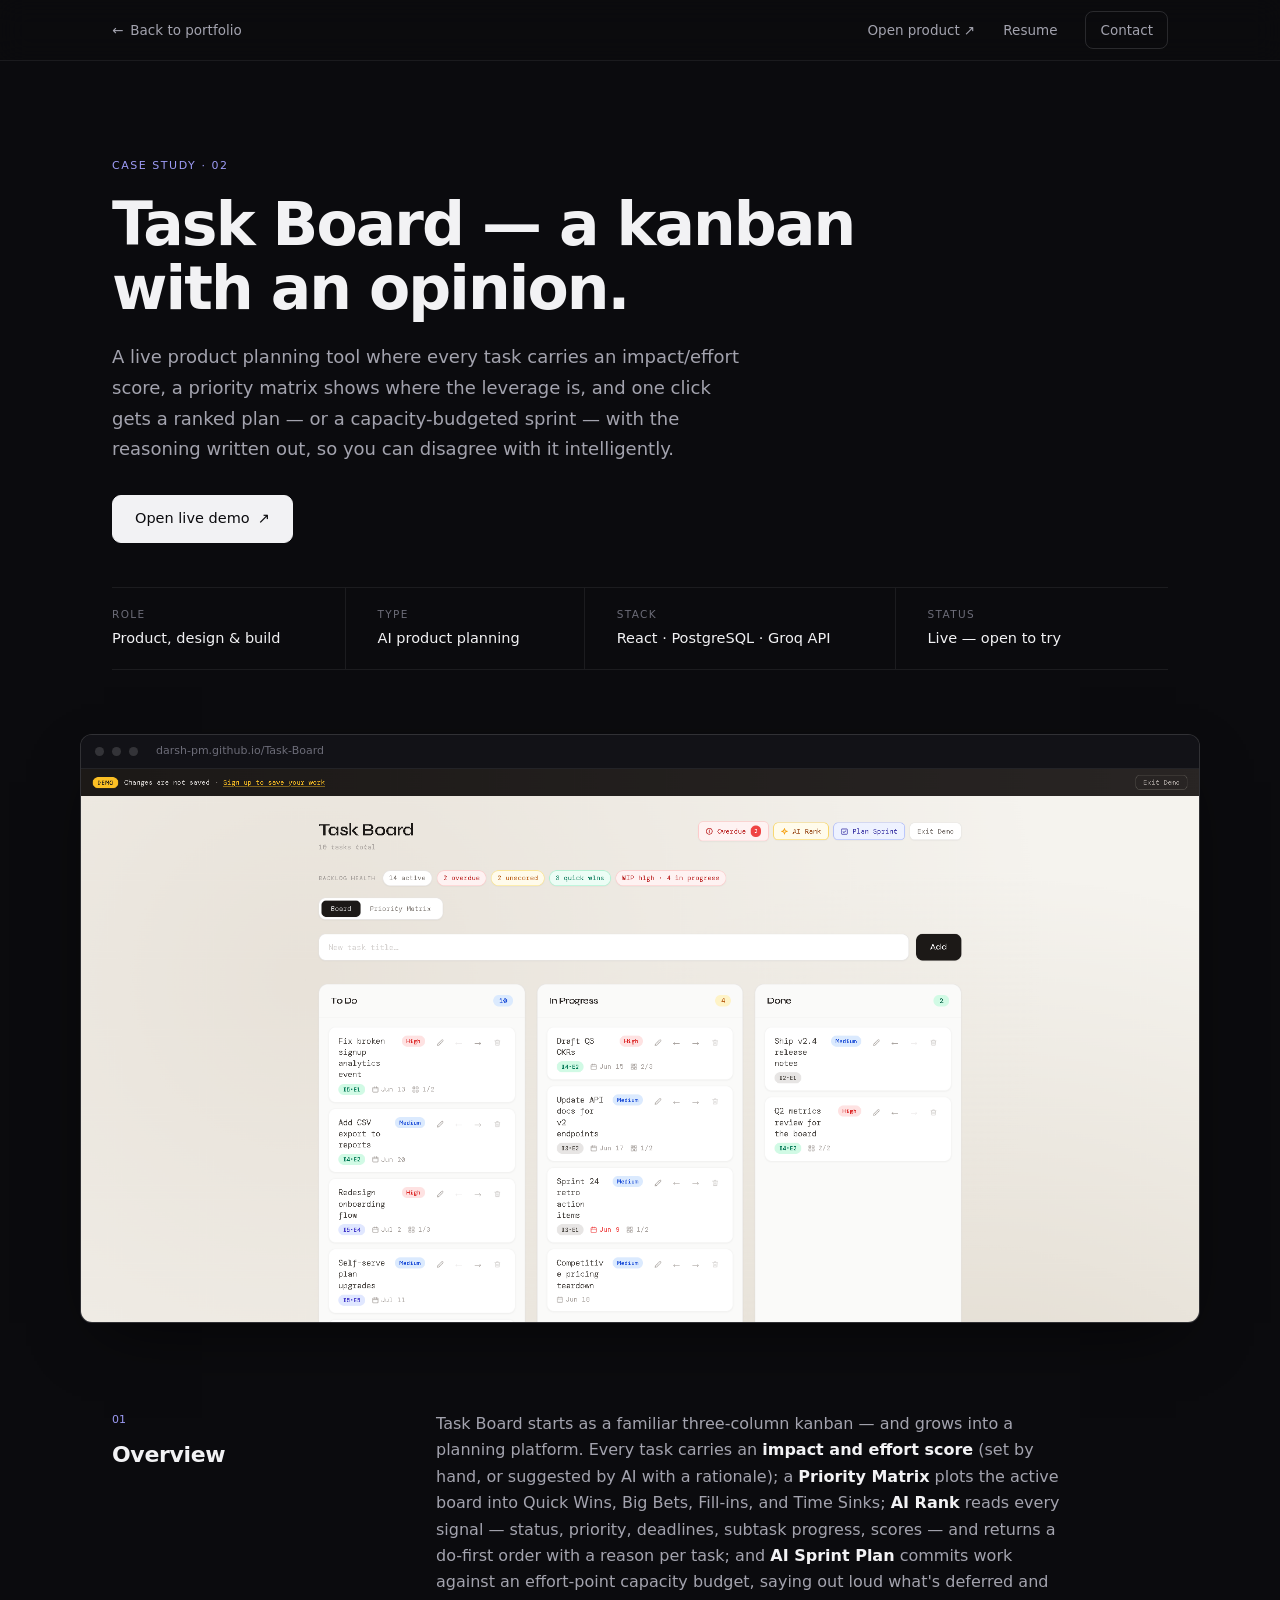
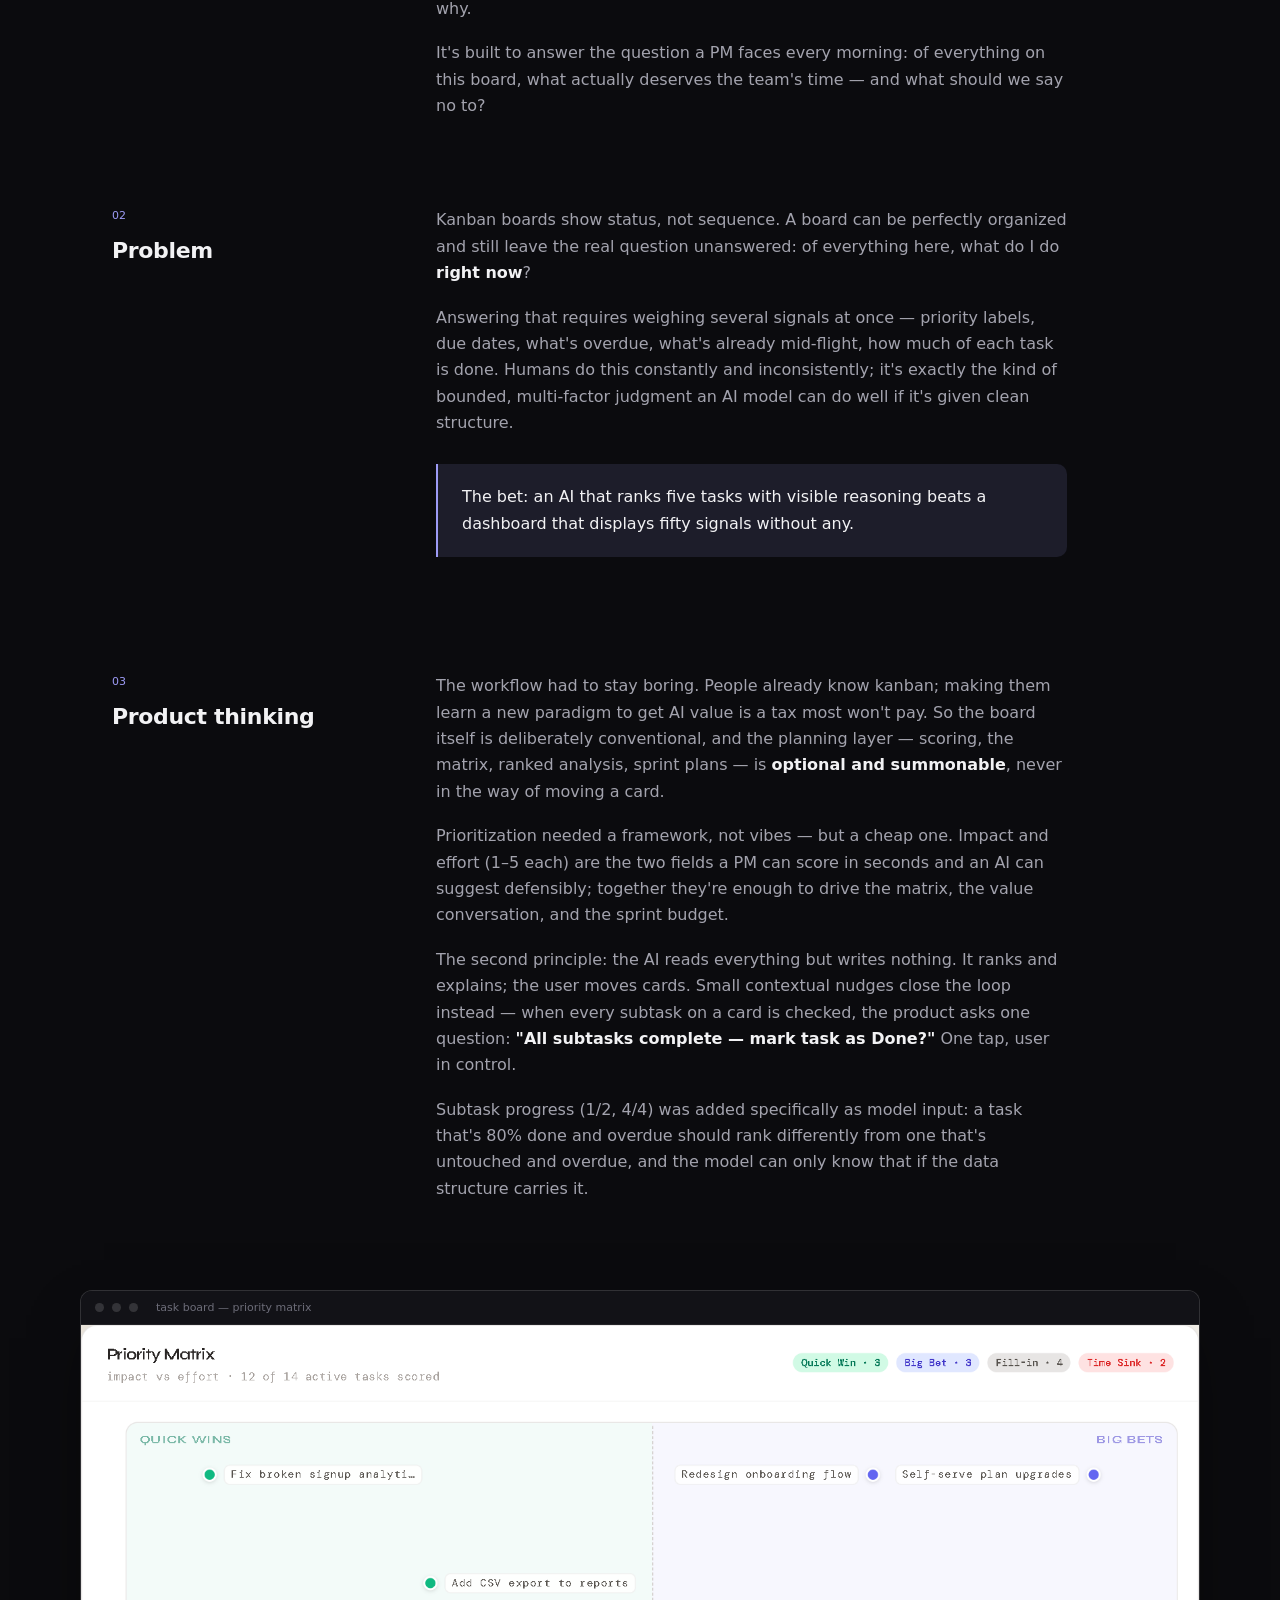
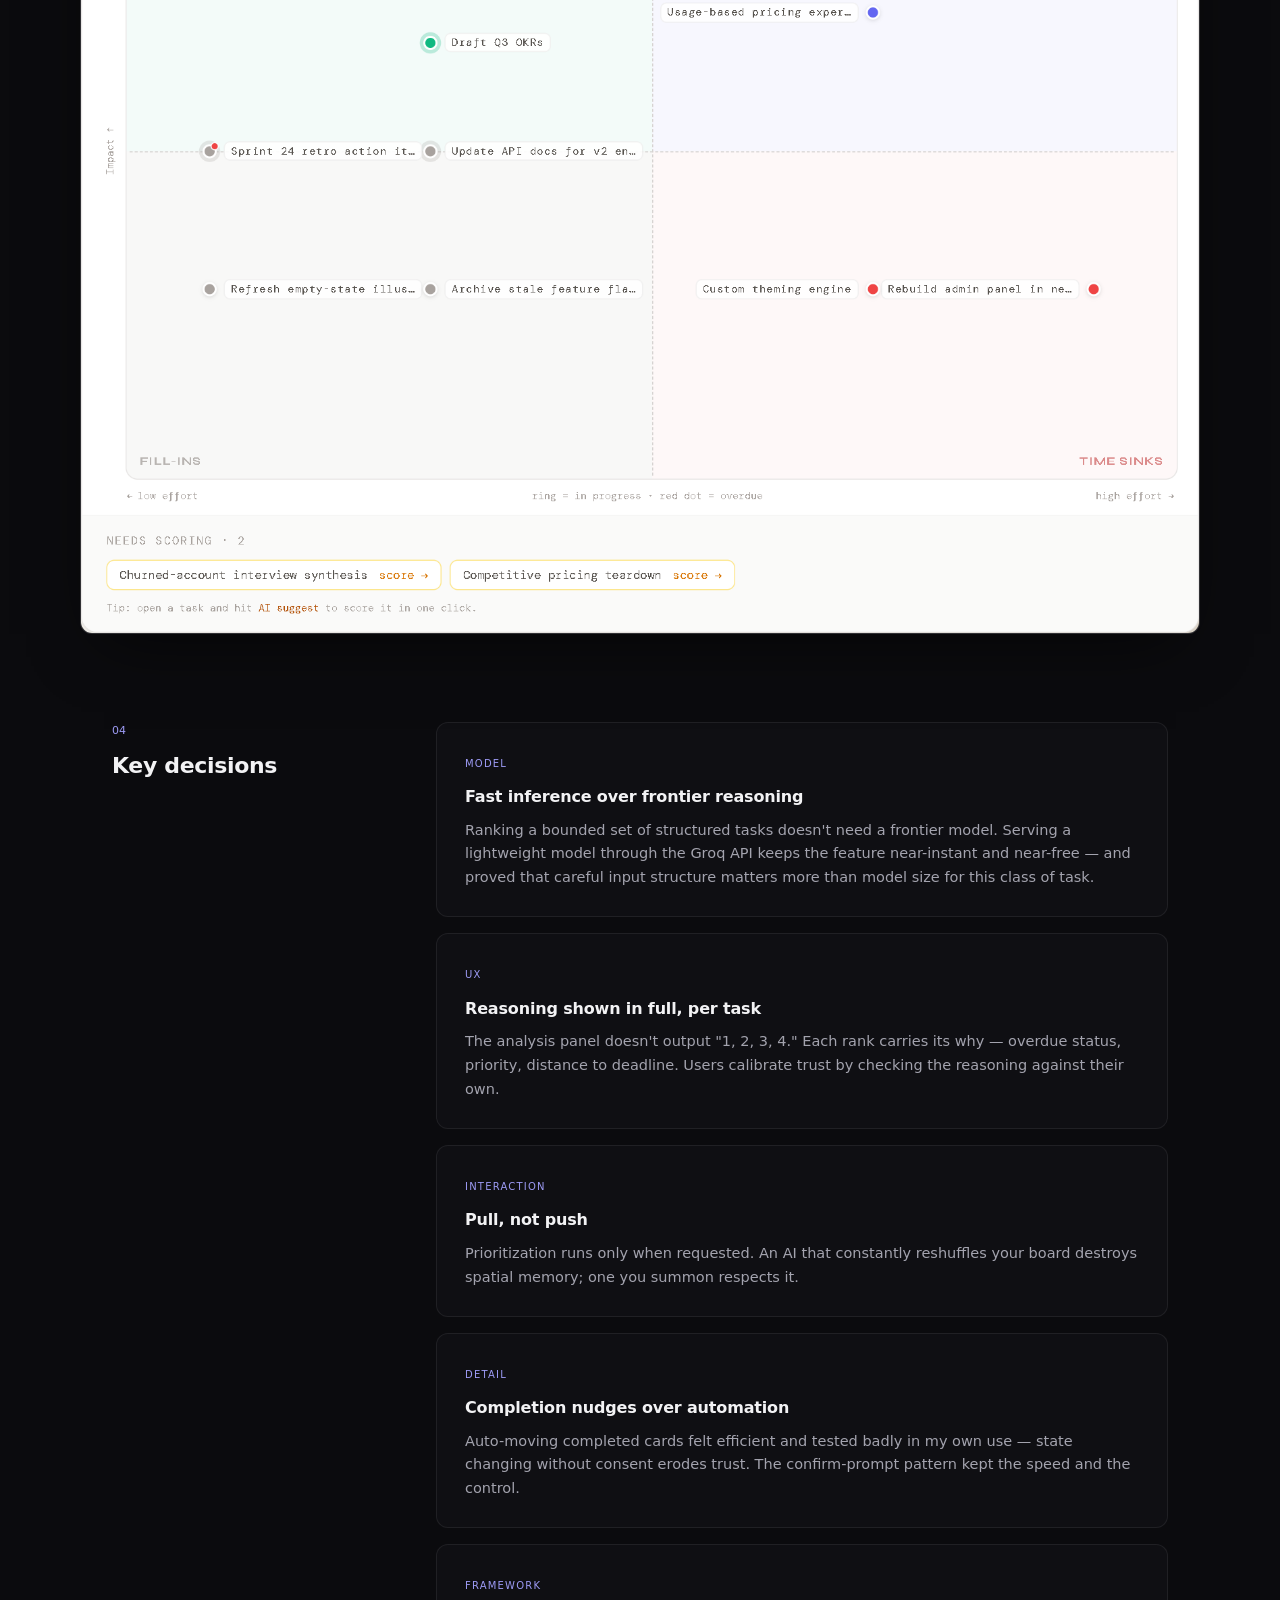
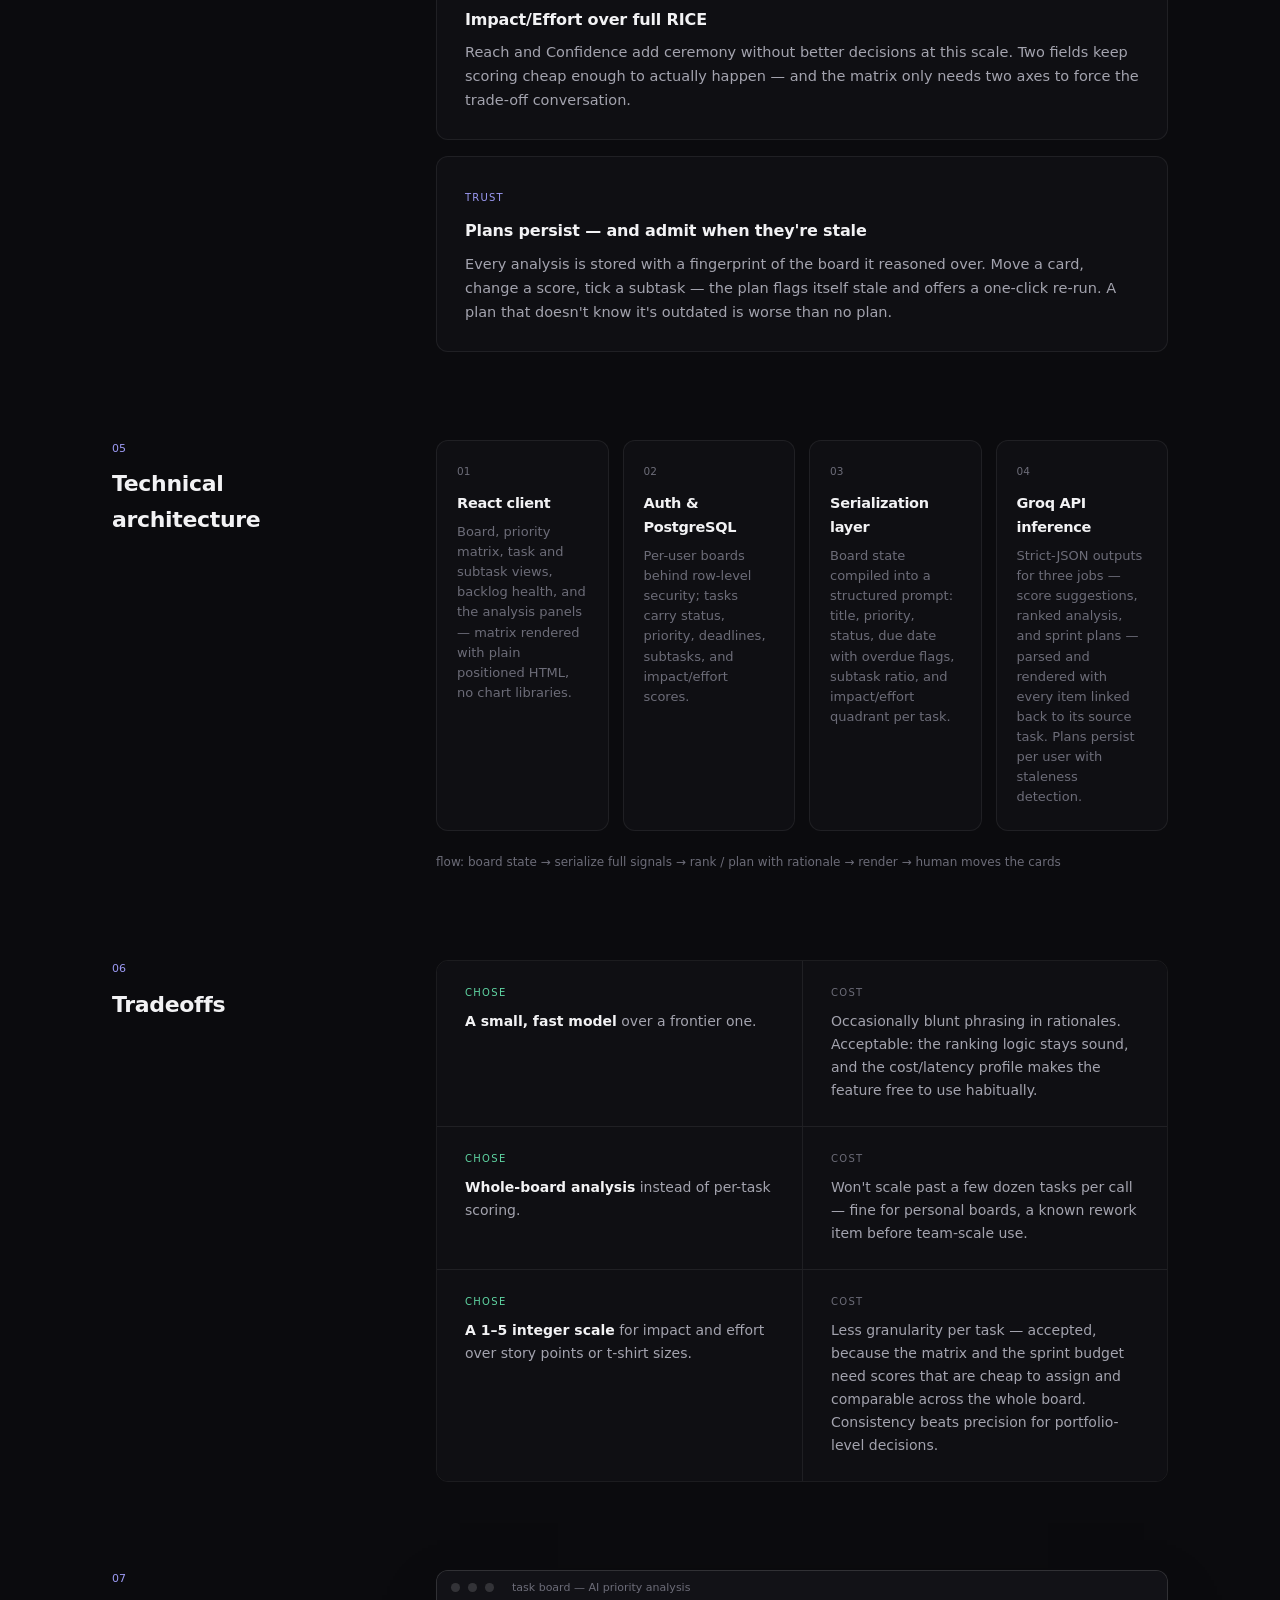
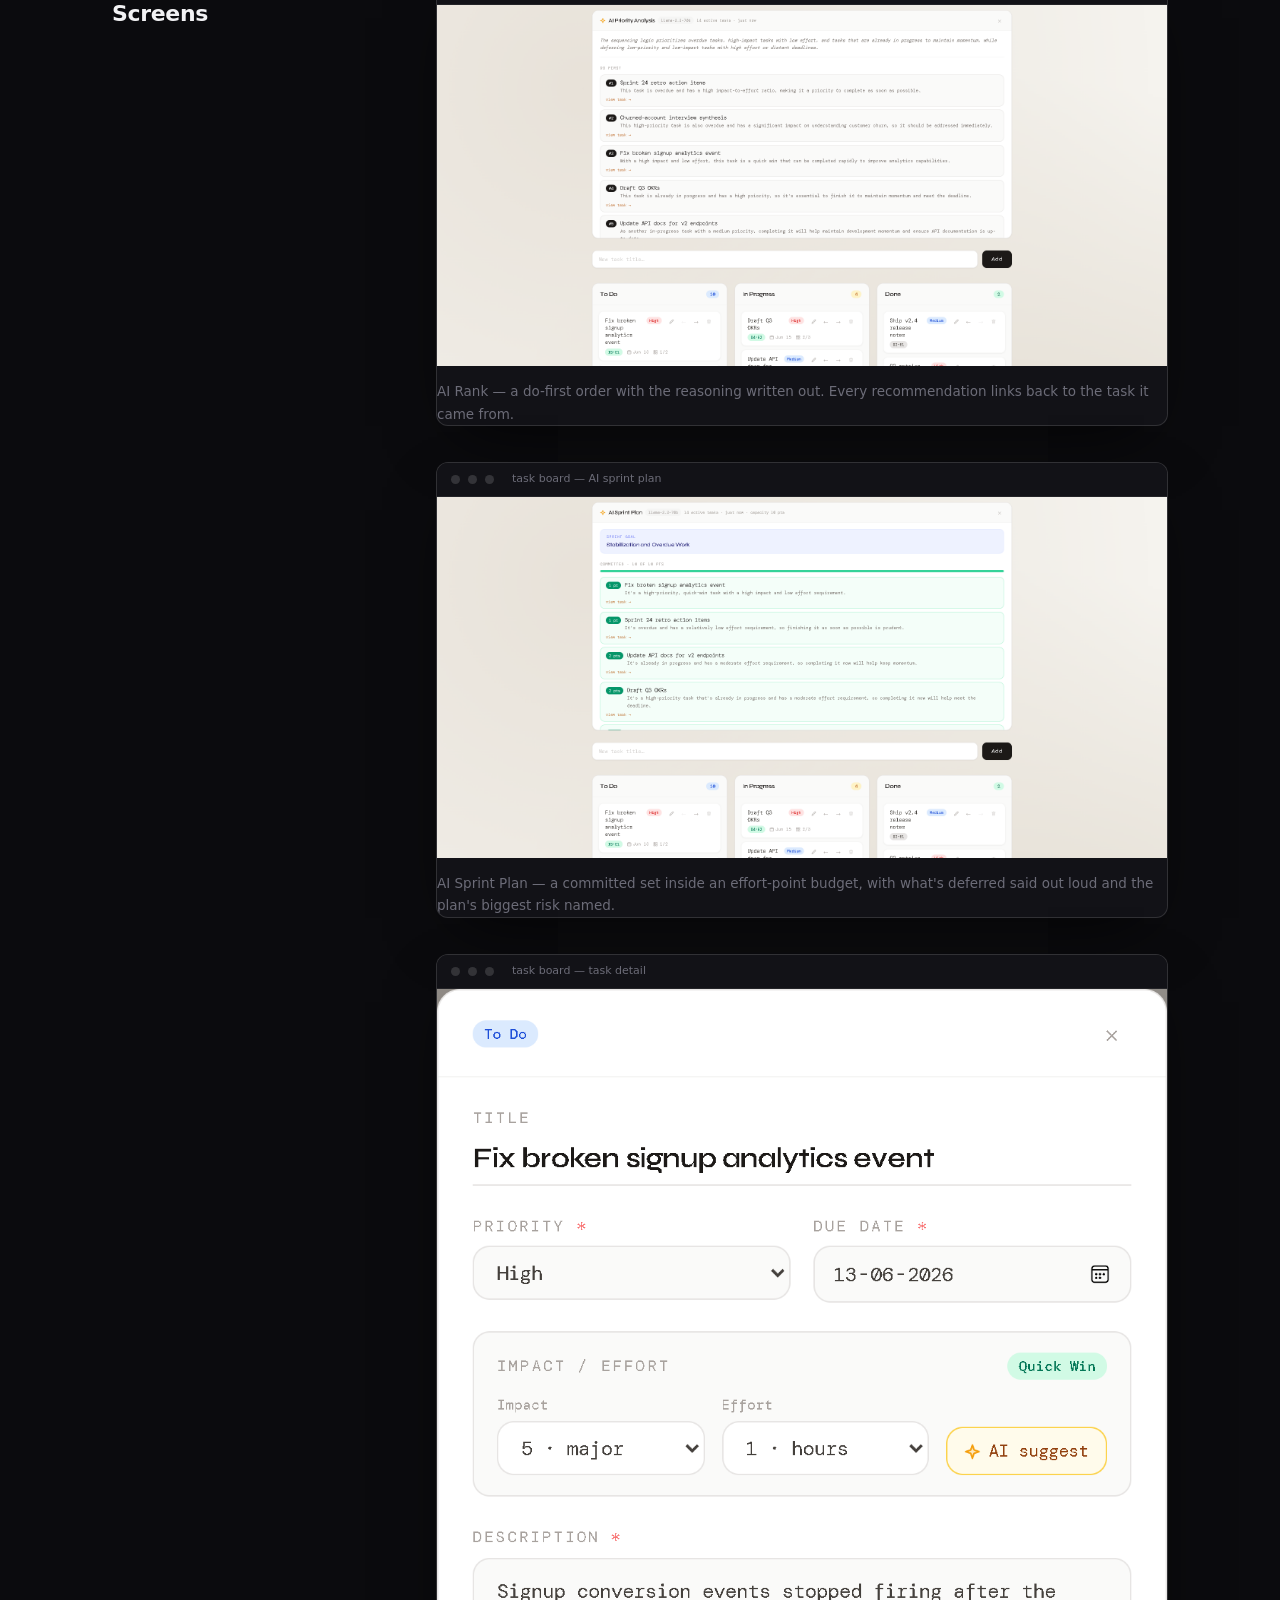
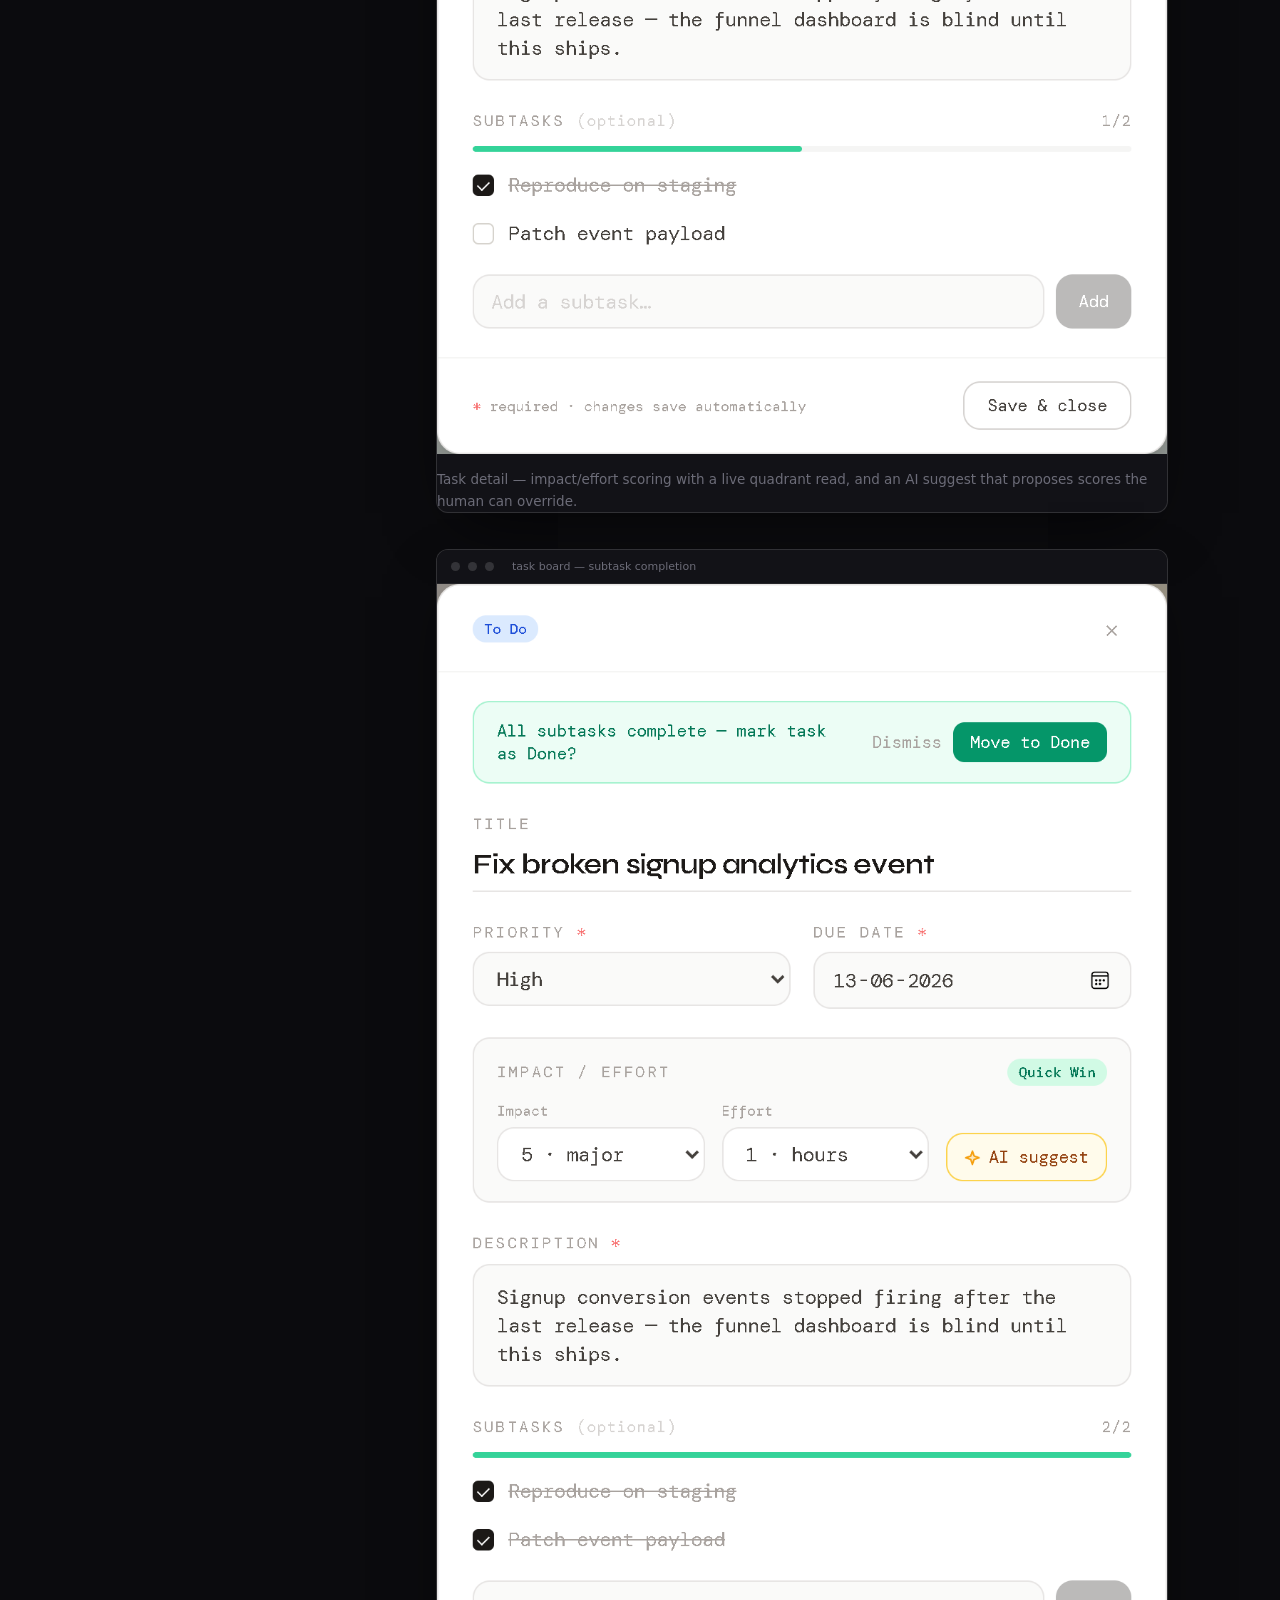
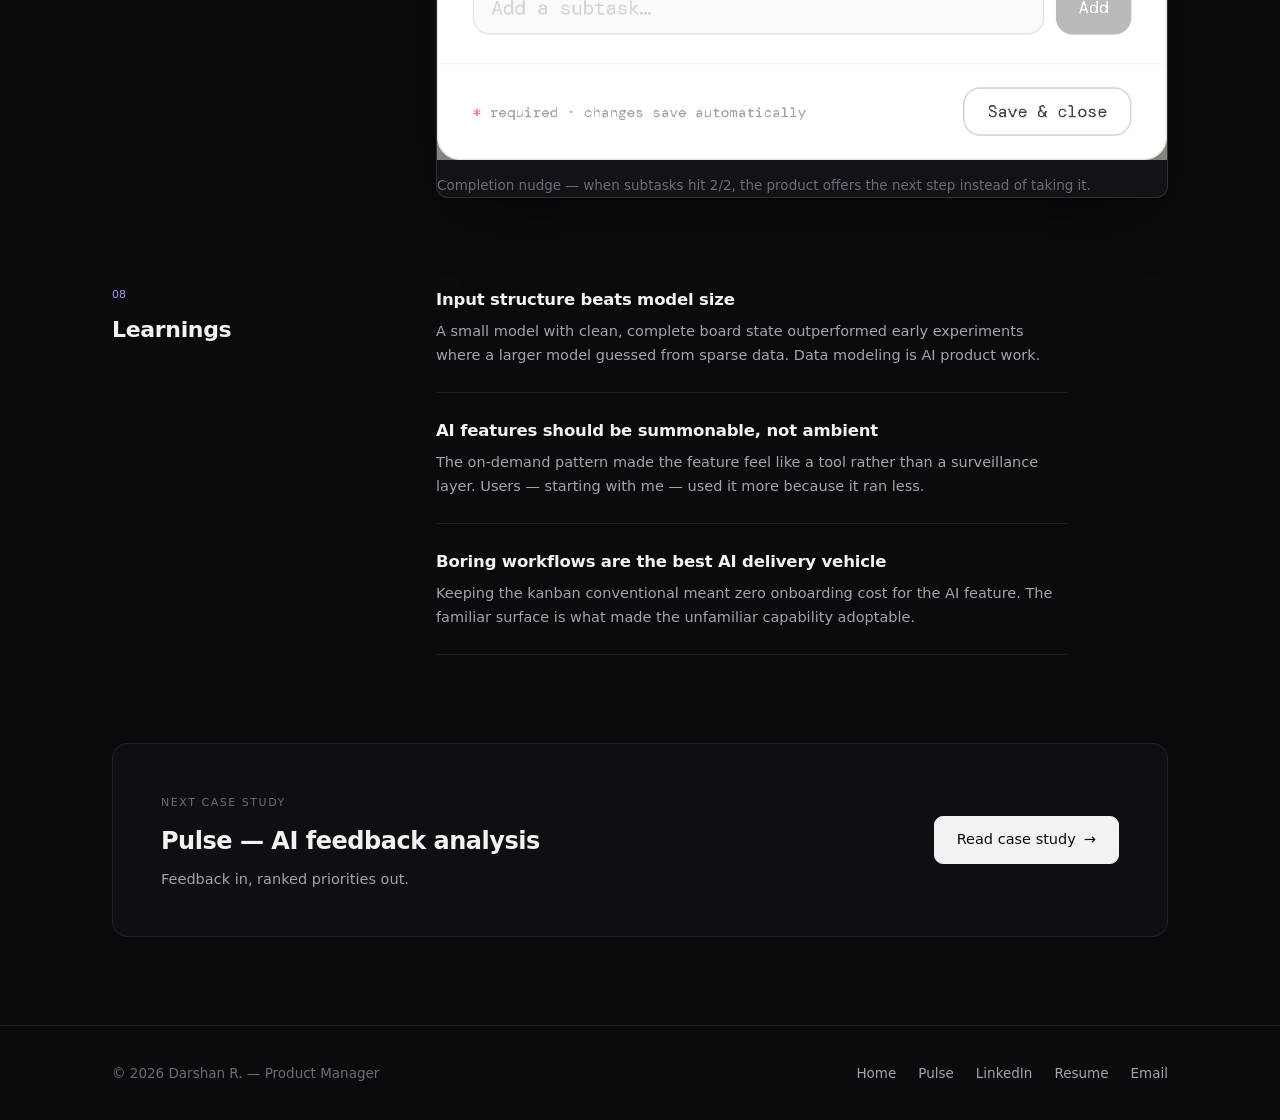
<file: task-board.html>
<!DOCTYPE html>
<html lang="en">
<head>
<meta charset="UTF-8" />
<meta name="viewport" content="width=device-width, initial-scale=1.0" />
<title>Task Board — AI Product Planning · Case Study</title>
<meta name="description" content="Case study: Task Board, a live AI-powered product planning tool — impact/effort scoring, a priority matrix, ranked AI analysis, and capacity-based sprint planning." />
<link rel="preconnect" href="https://fonts.googleapis.com" />
<link rel="preconnect" href="https://fonts.gstatic.com" crossorigin />
<link href="https://fonts.googleapis.com/css2?family=Inter+Tight:wght@500;600;700&family=Inter:wght@400;500;600&family=IBM+Plex+Mono:wght@400;500&display=swap" rel="stylesheet" />
<link rel="stylesheet" href="styles.css" />
<link rel="stylesheet" href="case.css" />
</head>
<body>

<header class="nav">
  <div class="wrap nav-inner">
    <a class="nav-back" href="index.html"><span aria-hidden="true">←</span> Back to portfolio</a>
    <nav class="nav-links" aria-label="Primary">
      <a href="https://darsh-pm.github.io/Task-Board/?demo=1" target="_blank" rel="noopener" class="nav-keep">Open product ↗</a>
      <a class="nav-keep" href="resume.pdf" target="_blank" rel="noopener">Resume</a>
      <a class="nav-cta" href="mailto:darshanr2k1@gmail.com">Contact</a>
    </nav>
  </div>
</header>

<main>

<!-- ============ CASE HERO ============ -->
<section class="case-hero">
  <div class="wrap">
    <span class="eyebrow accent">Case study · 02</span>
    <h1>Task Board — a kanban with an opinion.</h1>
    <p class="lede">
      A live product planning tool where every task carries an impact/effort
      score, a priority matrix shows where the leverage is, and one click gets
      a ranked plan — or a capacity-budgeted sprint — with the reasoning
      written out, so you can disagree with it intelligently.
    </p>
    <div class="btn-row" style="margin-top:30px;">
      <a class="btn btn-primary" href="https://darsh-pm.github.io/Task-Board/?demo=1" target="_blank" rel="noopener">Open live demo <span class="ext">↗</span></a>
    </div>
    <dl class="case-meta">
      <div><dt>Role</dt><dd>Product, design &amp; build</dd></div>
      <div><dt>Type</dt><dd>AI product planning</dd></div>
      <div><dt>Stack</dt><dd>React · PostgreSQL · Groq API</dd></div>
      <div><dt>Status</dt><dd>Live — open to try</dd></div>
    </dl>
  </div>
</section>

<div class="wrap case-shot-full reveal in">
  <figure class="shot shot-glow">
    <div class="shot-bar" aria-hidden="true"><i></i><i></i><i></i><span class="shot-url">darsh-pm.github.io/Task-Board</span></div>
    <img src="assets/taskboard-board.png" alt="Task Board kanban with backlog health chips, Board and Priority Matrix tabs, impact/effort chips on cards, and AI Rank and Plan Sprint actions" />
  </figure>
</div>

<!-- ============ OVERVIEW ============ -->
<section class="case-section">
  <div class="wrap case-grid reveal">
    <div class="case-label">
      <span class="num">01</span>
      <h2>Overview</h2>
    </div>
    <div class="case-body">
      <p>
        Task Board starts as a familiar three-column kanban — and grows into a
        planning platform. Every task carries an <strong>impact and effort
        score</strong> (set by hand, or suggested by AI with a rationale); a
        <strong>Priority Matrix</strong> plots the active board into Quick
        Wins, Big Bets, Fill-ins, and Time Sinks; <strong>AI Rank</strong>
        reads every signal — status, priority, deadlines, subtask progress,
        scores — and returns a do-first order with a reason per task; and
        <strong>AI Sprint Plan</strong> commits work against an effort-point
        capacity budget, saying out loud what's deferred and why.
      </p>
      <p>
        It's built to answer the question a PM faces every morning: of
        everything on this board, what actually deserves the team's time —
        and what should we say no to?
      </p>
    </div>
  </div>
</section>

<!-- ============ PROBLEM ============ -->
<section class="case-section tight">
  <div class="wrap case-grid reveal">
    <div class="case-label">
      <span class="num">02</span>
      <h2>Problem</h2>
    </div>
    <div class="case-body">
      <p>
        Kanban boards show status, not sequence. A board can be perfectly
        organized and still leave the real question unanswered: of everything
        here, what do I do <strong>right now</strong>?
      </p>
      <p>
        Answering that requires weighing several signals at once — priority
        labels, due dates, what's overdue, what's already mid-flight, how much
        of each task is done. Humans do this constantly and inconsistently;
        it's exactly the kind of bounded, multi-factor judgment an AI model can
        do well if it's given clean structure.
      </p>
      <div class="pull">
        The bet: an AI that ranks five tasks with visible reasoning beats a
        dashboard that displays fifty signals without any.
      </div>
    </div>
  </div>
</section>

<!-- ============ PRODUCT THINKING ============ -->
<section class="case-section tight">
  <div class="wrap case-grid reveal">
    <div class="case-label">
      <span class="num">03</span>
      <h2>Product thinking</h2>
    </div>
    <div class="case-body">
      <p>
        The workflow had to stay boring. People already know kanban; making
        them learn a new paradigm to get AI value is a tax most won't pay.
        So the board itself is deliberately conventional, and the planning
        layer — scoring, the matrix, ranked analysis, sprint plans — is
        <strong>optional and summonable</strong>, never in the way of moving
        a card.
      </p>
      <p>
        Prioritization needed a framework, not vibes — but a cheap one.
        Impact and effort (1–5 each) are the two fields a PM can score in
        seconds and an AI can suggest defensibly; together they're enough to
        drive the matrix, the value conversation, and the sprint budget.
      </p>
      <p>
        The second principle: the AI reads everything but writes nothing. It
        ranks and explains; the user moves cards. Small contextual nudges close
        the loop instead — when every subtask on a card is checked, the product
        asks one question: <strong>"All subtasks complete — mark task as
        Done?"</strong> One tap, user in control.
      </p>
      <p>
        Subtask progress (1/2, 4/4) was added specifically as model input:
        a task that's 80% done and overdue should rank differently from one
        that's untouched and overdue, and the model can only know that if the
        data structure carries it.
      </p>
    </div>
  </div>
</section>

<div class="wrap case-shot-full reveal">
  <figure class="shot shot-glow">
    <div class="shot-bar" aria-hidden="true"><i></i><i></i><i></i><span class="shot-url">task board — priority matrix</span></div>
    <img src="assets/taskboard-matrix.png" alt="Priority Matrix: impact vs effort quadrants labeled Quick Wins, Big Bets, Fill-ins, Time Sinks, with labeled task dots, legend counts, and a needs-scoring strip" />
  </figure>
</div>

<!-- ============ KEY DECISIONS ============ -->
<section class="case-section">
  <div class="wrap case-grid reveal">
    <div class="case-label">
      <span class="num">04</span>
      <h2>Key decisions</h2>
    </div>
    <div class="decisions">
      <article>
        <span class="tag">Model</span>
        <h3>Fast inference over frontier reasoning</h3>
        <p>Ranking a bounded set of structured tasks doesn't need a frontier model. Serving a lightweight model through the Groq API keeps the feature near-instant and near-free — and proved that careful input structure matters more than model size for this class of task.</p>
      </article>
      <article>
        <span class="tag">UX</span>
        <h3>Reasoning shown in full, per task</h3>
        <p>The analysis panel doesn't output "1, 2, 3, 4." Each rank carries its why — overdue status, priority, distance to deadline. Users calibrate trust by checking the reasoning against their own.</p>
      </article>
      <article>
        <span class="tag">Interaction</span>
        <h3>Pull, not push</h3>
        <p>Prioritization runs only when requested. An AI that constantly reshuffles your board destroys spatial memory; one you summon respects it.</p>
      </article>
      <article>
        <span class="tag">Detail</span>
        <h3>Completion nudges over automation</h3>
        <p>Auto-moving completed cards felt efficient and tested badly in my own use — state changing without consent erodes trust. The confirm-prompt pattern kept the speed and the control.</p>
      </article>
      <article>
        <span class="tag">Framework</span>
        <h3>Impact/Effort over full RICE</h3>
        <p>Reach and Confidence add ceremony without better decisions at this scale. Two fields keep scoring cheap enough to actually happen — and the matrix only needs two axes to force the trade-off conversation.</p>
      </article>
      <article>
        <span class="tag">Trust</span>
        <h3>Plans persist — and admit when they're stale</h3>
        <p>Every analysis is stored with a fingerprint of the board it reasoned over. Move a card, change a score, tick a subtask — the plan flags itself stale and offers a one-click re-run. A plan that doesn't know it's outdated is worse than no plan.</p>
      </article>
    </div>
  </div>
</section>

<!-- ============ ARCHITECTURE ============ -->
<section class="case-section tight">
  <div class="wrap">
    <div class="case-grid reveal">
      <div class="case-label">
        <span class="num">05</span>
        <h2>Technical architecture</h2>
      </div>
      <div>
        <div class="arch">
          <article>
            <h3>React client</h3>
            <p>Board, priority matrix, task and subtask views, backlog health, and the analysis panels — matrix rendered with plain positioned HTML, no chart libraries.</p>
          </article>
          <article>
            <h3>Auth &amp; PostgreSQL</h3>
            <p>Per-user boards behind row-level security; tasks carry status, priority, deadlines, subtasks, and impact/effort scores.</p>
          </article>
          <article>
            <h3>Serialization layer</h3>
            <p>Board state compiled into a structured prompt: title, priority, status, due date with overdue flags, subtask ratio, and impact/effort quadrant per task.</p>
          </article>
          <article>
            <h3>Groq API inference</h3>
            <p>Strict-JSON outputs for three jobs — score suggestions, ranked analysis, and sprint plans — parsed and rendered with every item linked back to its source task. Plans persist per user with staleness detection.</p>
          </article>
        </div>
        <p class="arch-note">flow: board state → serialize full signals → rank / plan with rationale → render → human moves the cards</p>
      </div>
    </div>
  </div>
</section>

<!-- ============ TRADEOFFS ============ -->
<section class="case-section tight">
  <div class="wrap case-grid reveal">
    <div class="case-label">
      <span class="num">06</span>
      <h2>Tradeoffs</h2>
    </div>
    <div class="tradeoffs">
      <article>
        <div class="chose"><h4>Chose</h4><p><strong>A small, fast model</strong> over a frontier one.</p></div>
        <div class="cost"><h4>Cost</h4><p>Occasionally blunt phrasing in rationales. Acceptable: the ranking logic stays sound, and the cost/latency profile makes the feature free to use habitually.</p></div>
      </article>
      <article>
        <div class="chose"><h4>Chose</h4><p><strong>Whole-board analysis</strong> instead of per-task scoring.</p></div>
        <div class="cost"><h4>Cost</h4><p>Won't scale past a few dozen tasks per call — fine for personal boards, a known rework item before team-scale use.</p></div>
      </article>
      <article>
        <div class="chose"><h4>Chose</h4><p><strong>A 1–5 integer scale</strong> for impact and effort over story points or t-shirt sizes.</p></div>
        <div class="cost"><h4>Cost</h4><p>Less granularity per task — accepted, because the matrix and the sprint budget need scores that are cheap to assign and comparable across the whole board. Consistency beats precision for portfolio-level decisions.</p></div>
      </article>
    </div>
  </div>
</section>

<!-- ============ SCREENSHOTS ============ -->
<section class="case-section tight">
  <div class="wrap case-grid reveal">
    <div class="case-label">
      <span class="num">07</span>
      <h2>Screens</h2>
    </div>
    <div class="gallery">
      <figure class="shot">
        <div class="shot-bar" aria-hidden="true"><i></i><i></i><i></i><span class="shot-url">task board — AI priority analysis</span></div>
        <img src="assets/taskboard-analysis.png" alt="AI Priority Analysis panel: a do-first ranking with per-task reasoning and view-task links, plus an explicit can-wait list" />
        <figcaption>AI Rank — a do-first order with the reasoning written out. Every recommendation links back to the task it came from.</figcaption>
      </figure>
      <figure class="shot">
        <div class="shot-bar" aria-hidden="true"><i></i><i></i><i></i><span class="shot-url">task board — AI sprint plan</span></div>
        <img src="assets/taskboard-sprint.png" alt="AI Sprint Plan panel: sprint goal, committed tasks with effort points against a capacity bar, explicit deferrals, and a risk callout" />
        <figcaption>AI Sprint Plan — a committed set inside an effort-point budget, with what's deferred said out loud and the plan's biggest risk named.</figcaption>
      </figure>
      <figure class="shot">
        <div class="shot-bar" aria-hidden="true"><i></i><i></i><i></i><span class="shot-url">task board — task detail</span></div>
        <img src="assets/taskboard-modal.png" alt="Task detail modal with priority, due date, impact/effort scoring with a live Quick Win chip, AI suggest button, description, and subtasks" />
        <figcaption>Task detail — impact/effort scoring with a live quadrant read, and an AI suggest that proposes scores the human can override.</figcaption>
      </figure>
      <figure class="shot">
        <div class="shot-bar" aria-hidden="true"><i></i><i></i><i></i><span class="shot-url">task board — subtask completion</span></div>
        <img src="assets/taskboard-checklist.png" alt="Task editing modal showing completed subtasks, progress bar at 2/2, and a move-to-done suggestion" />
        <figcaption>Completion nudge — when subtasks hit 2/2, the product offers the next step instead of taking it.</figcaption>
      </figure>
    </div>
  </div>
</section>

<!-- ============ LEARNINGS ============ -->
<section class="case-section tight">
  <div class="wrap case-grid reveal">
    <div class="case-label">
      <span class="num">08</span>
      <h2>Learnings</h2>
    </div>
    <div class="learnings">
      <article>
        <h3>Input structure beats model size</h3>
        <p>A small model with clean, complete board state outperformed early experiments where a larger model guessed from sparse data. Data modeling is AI product work.</p>
      </article>
      <article>
        <h3>AI features should be summonable, not ambient</h3>
        <p>The on-demand pattern made the feature feel like a tool rather than a surveillance layer. Users — starting with me — used it more because it ran less.</p>
      </article>
      <article>
        <h3>Boring workflows are the best AI delivery vehicle</h3>
        <p>Keeping the kanban conventional meant zero onboarding cost for the AI feature. The familiar surface is what made the unfamiliar capability adoptable.</p>
      </article>
    </div>
  </div>
</section>

<!-- next case -->
<section class="case-section tight">
  <div class="wrap">
    <div class="next-case reveal">
      <div>
        <span class="eyebrow">Next case study</span>
        <h2 style="margin-top:8px;">Pulse — AI feedback analysis</h2>
        <p>Feedback in, ranked priorities out.</p>
      </div>
      <a class="btn btn-primary" href="pulse.html">Read case study <span class="arrow">→</span></a>
    </div>
  </div>
</section>

</main>

<footer>
  <div class="wrap footer-inner">
    <span>© 2026 Darshan R. — Product Manager</span>
    <nav class="footer-links" aria-label="Footer">
      <a href="index.html">Home</a>
      <a href="pulse.html">Pulse</a>
      <a href="https://www.linkedin.com/in/darshan-acharya/" target="_blank" rel="noopener">LinkedIn</a>
      <a class="nav-keep" href="resume.pdf" target="_blank" rel="noopener">Resume</a>
      <a href="mailto:darshanr2k1@gmail.com">Email</a>
    </nav>
  </div>
</footer>

<script>
(function () {
  document.documentElement.classList.add("js");
  if (window.matchMedia('(prefers-reduced-motion: reduce)').matches) {
    document.querySelectorAll('.reveal').forEach(el => el.classList.add('in'));
    return;
  }
  const io = new IntersectionObserver((entries) => {
    entries.forEach(e => { if (e.isIntersecting) { e.target.classList.add('in'); io.unobserve(e.target); } });
  }, { threshold: 0.1 });
  document.querySelectorAll('.reveal:not(.in)').forEach(el => io.observe(el));
})();
</script>
</body>
</html>
</file>
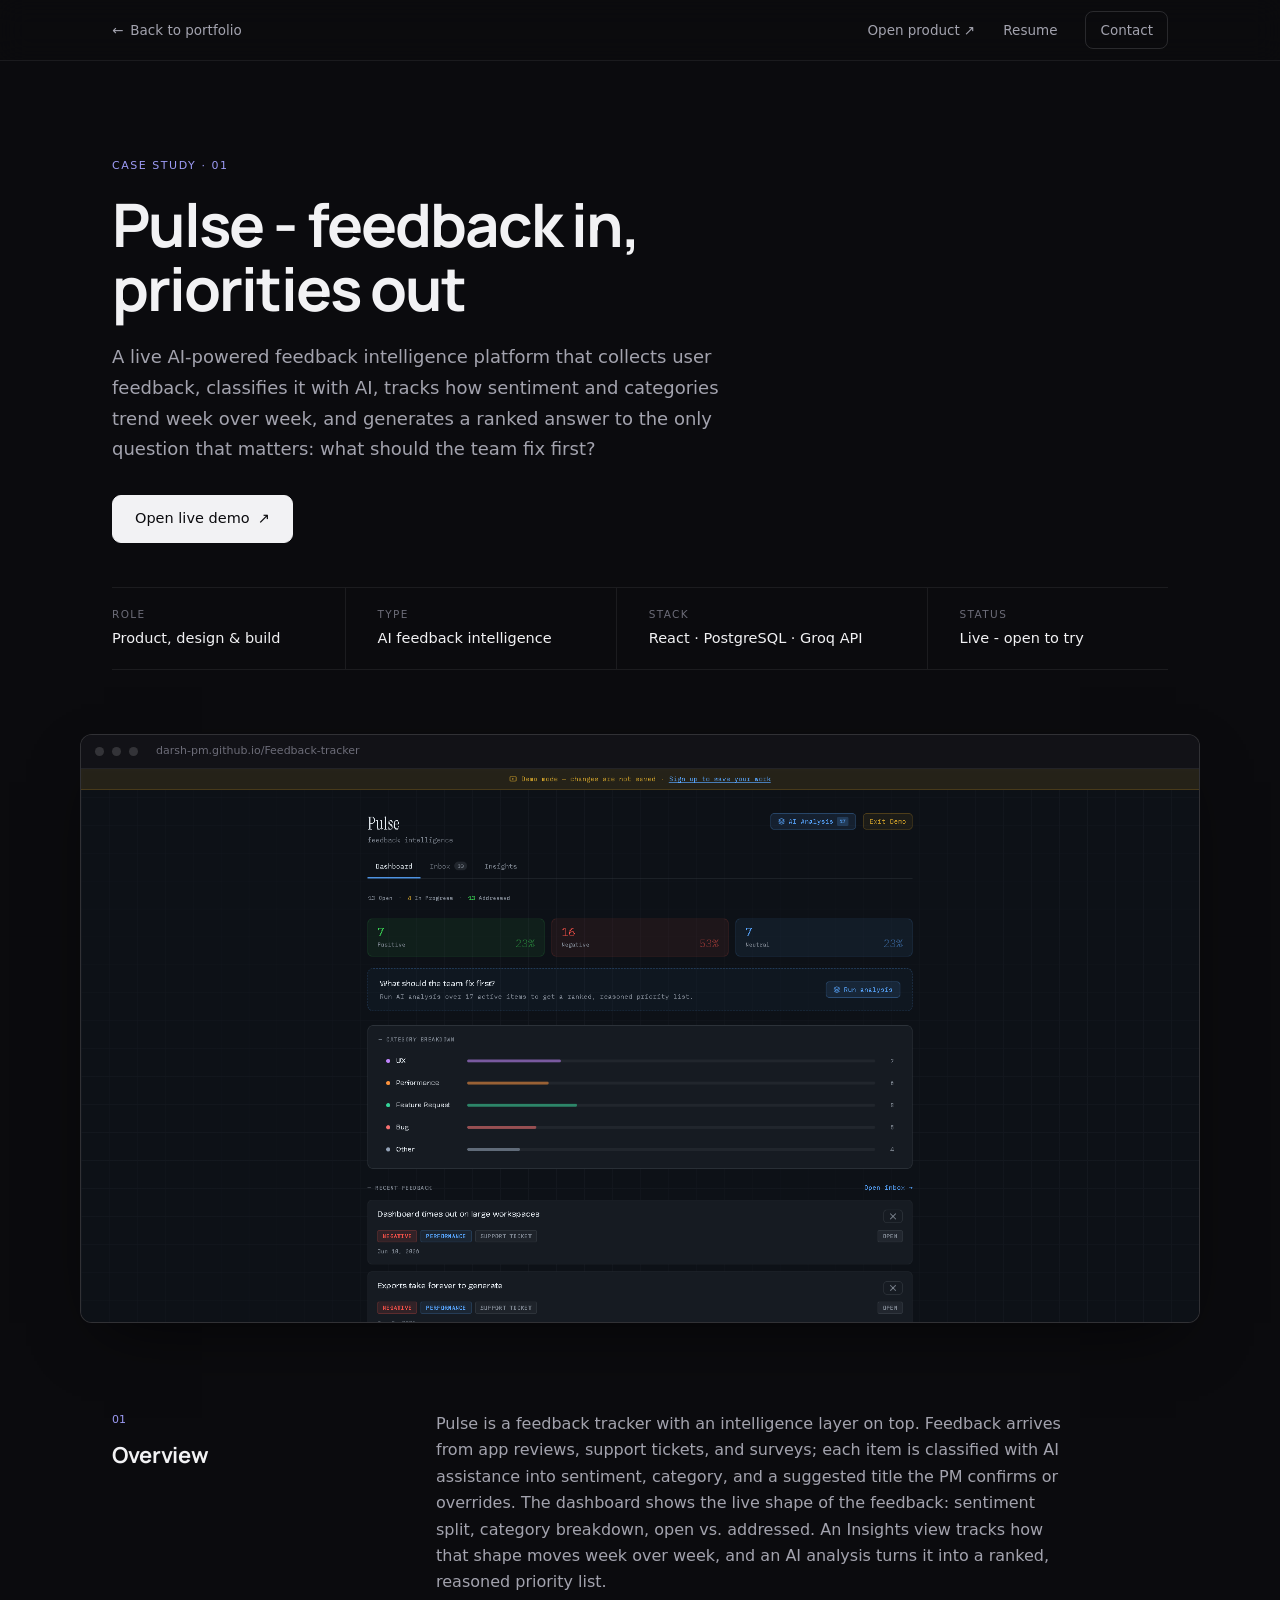
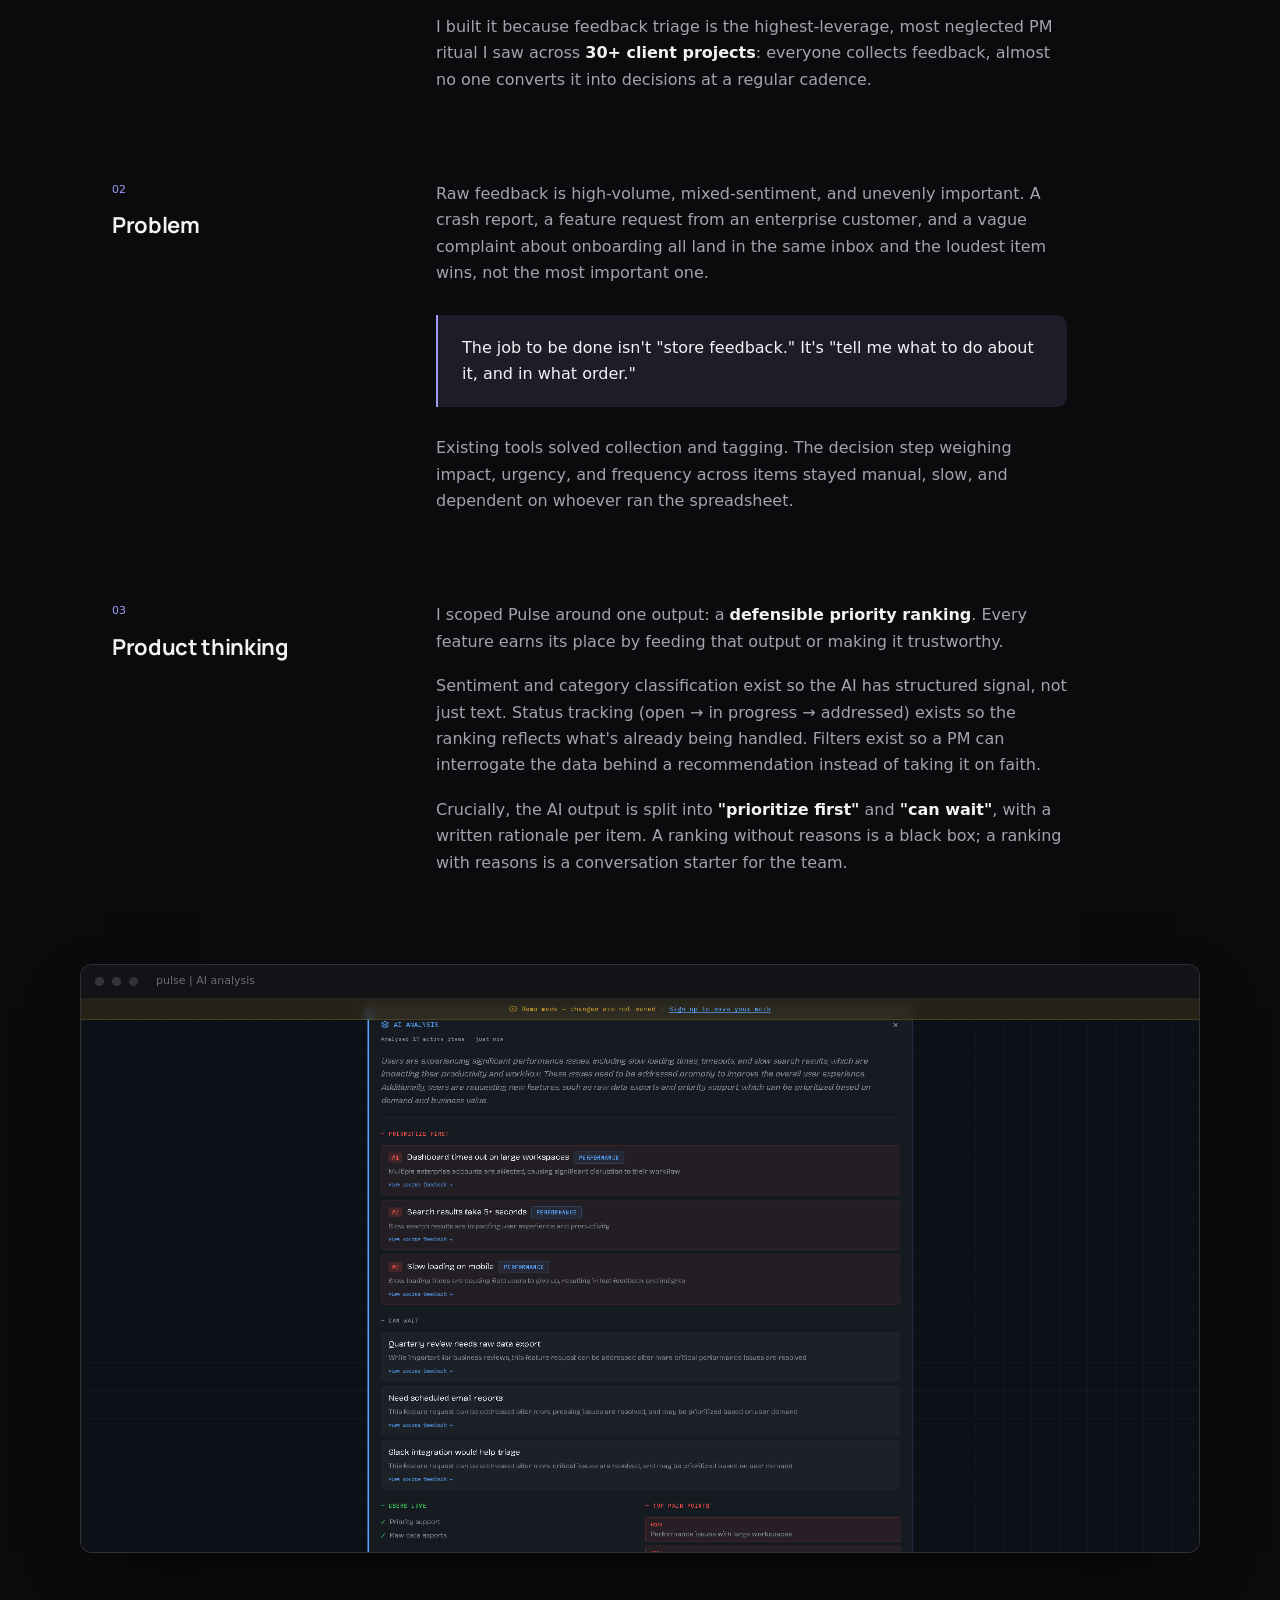
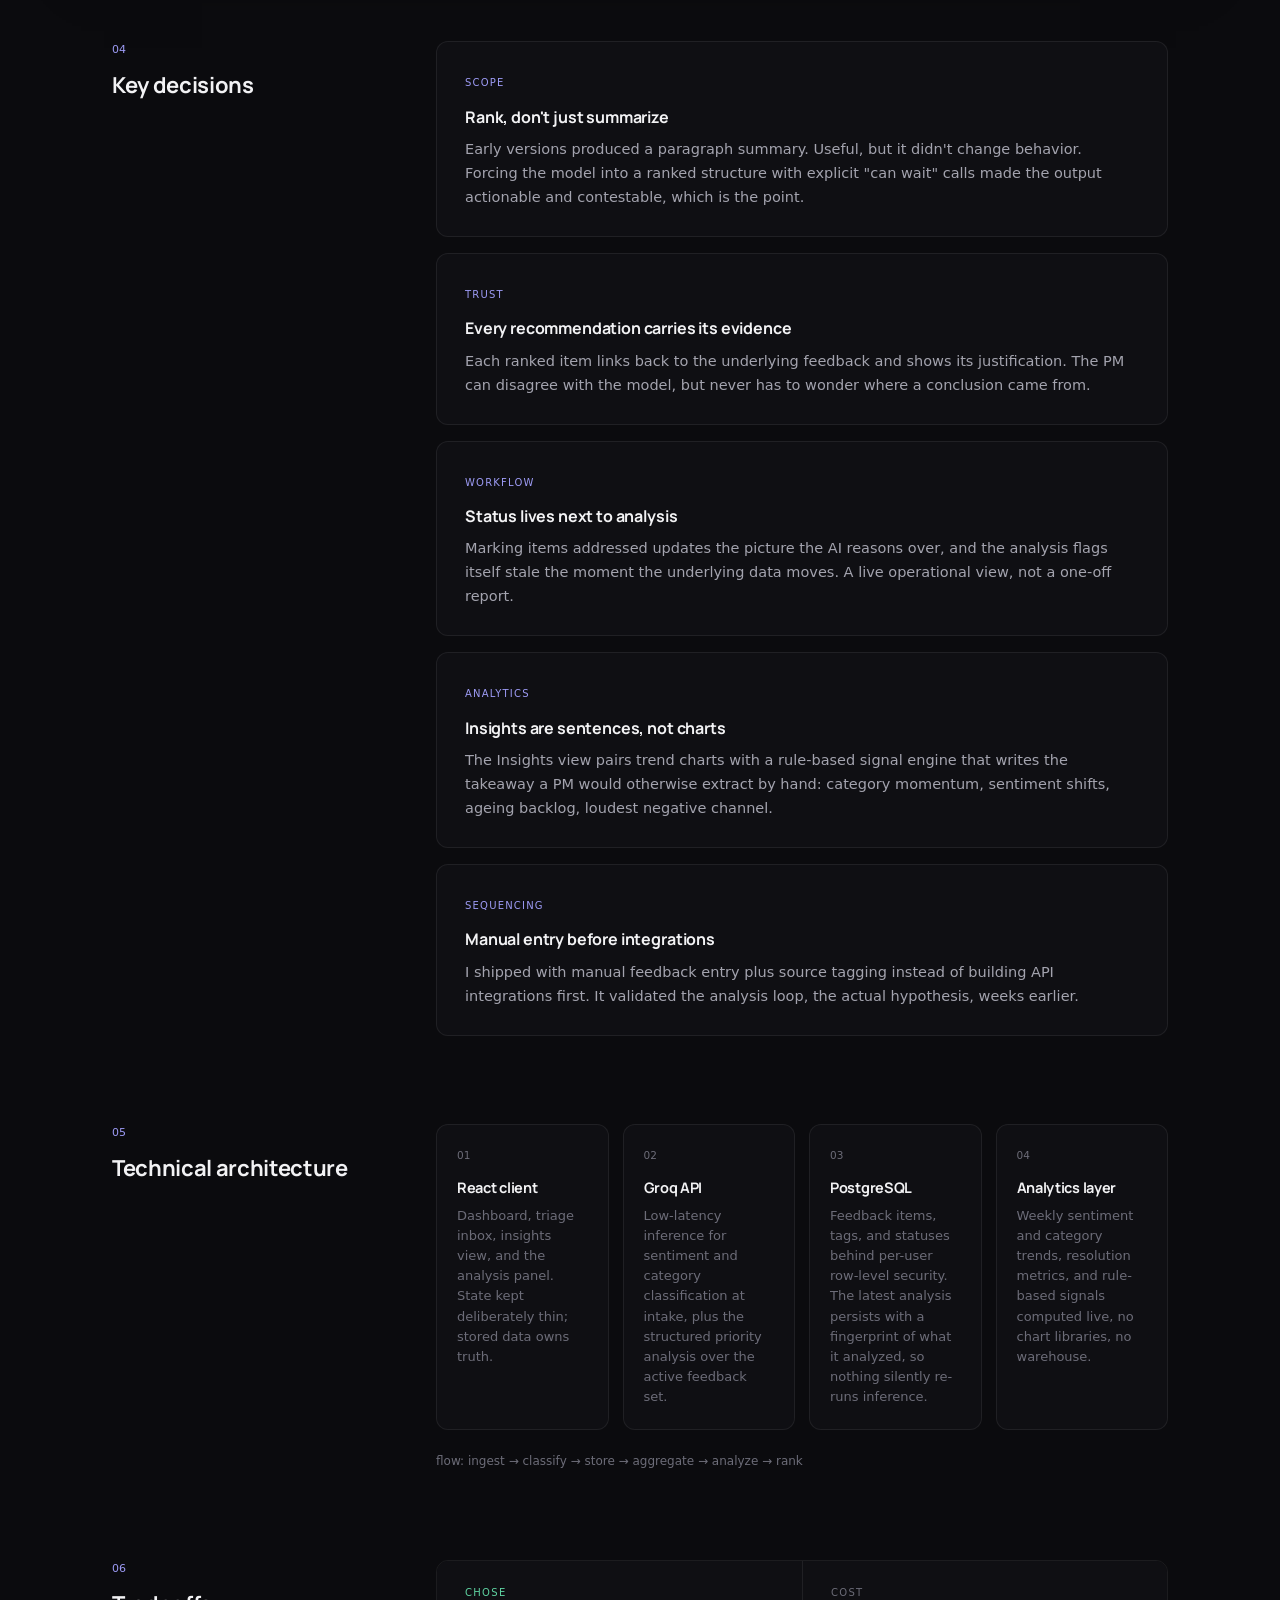
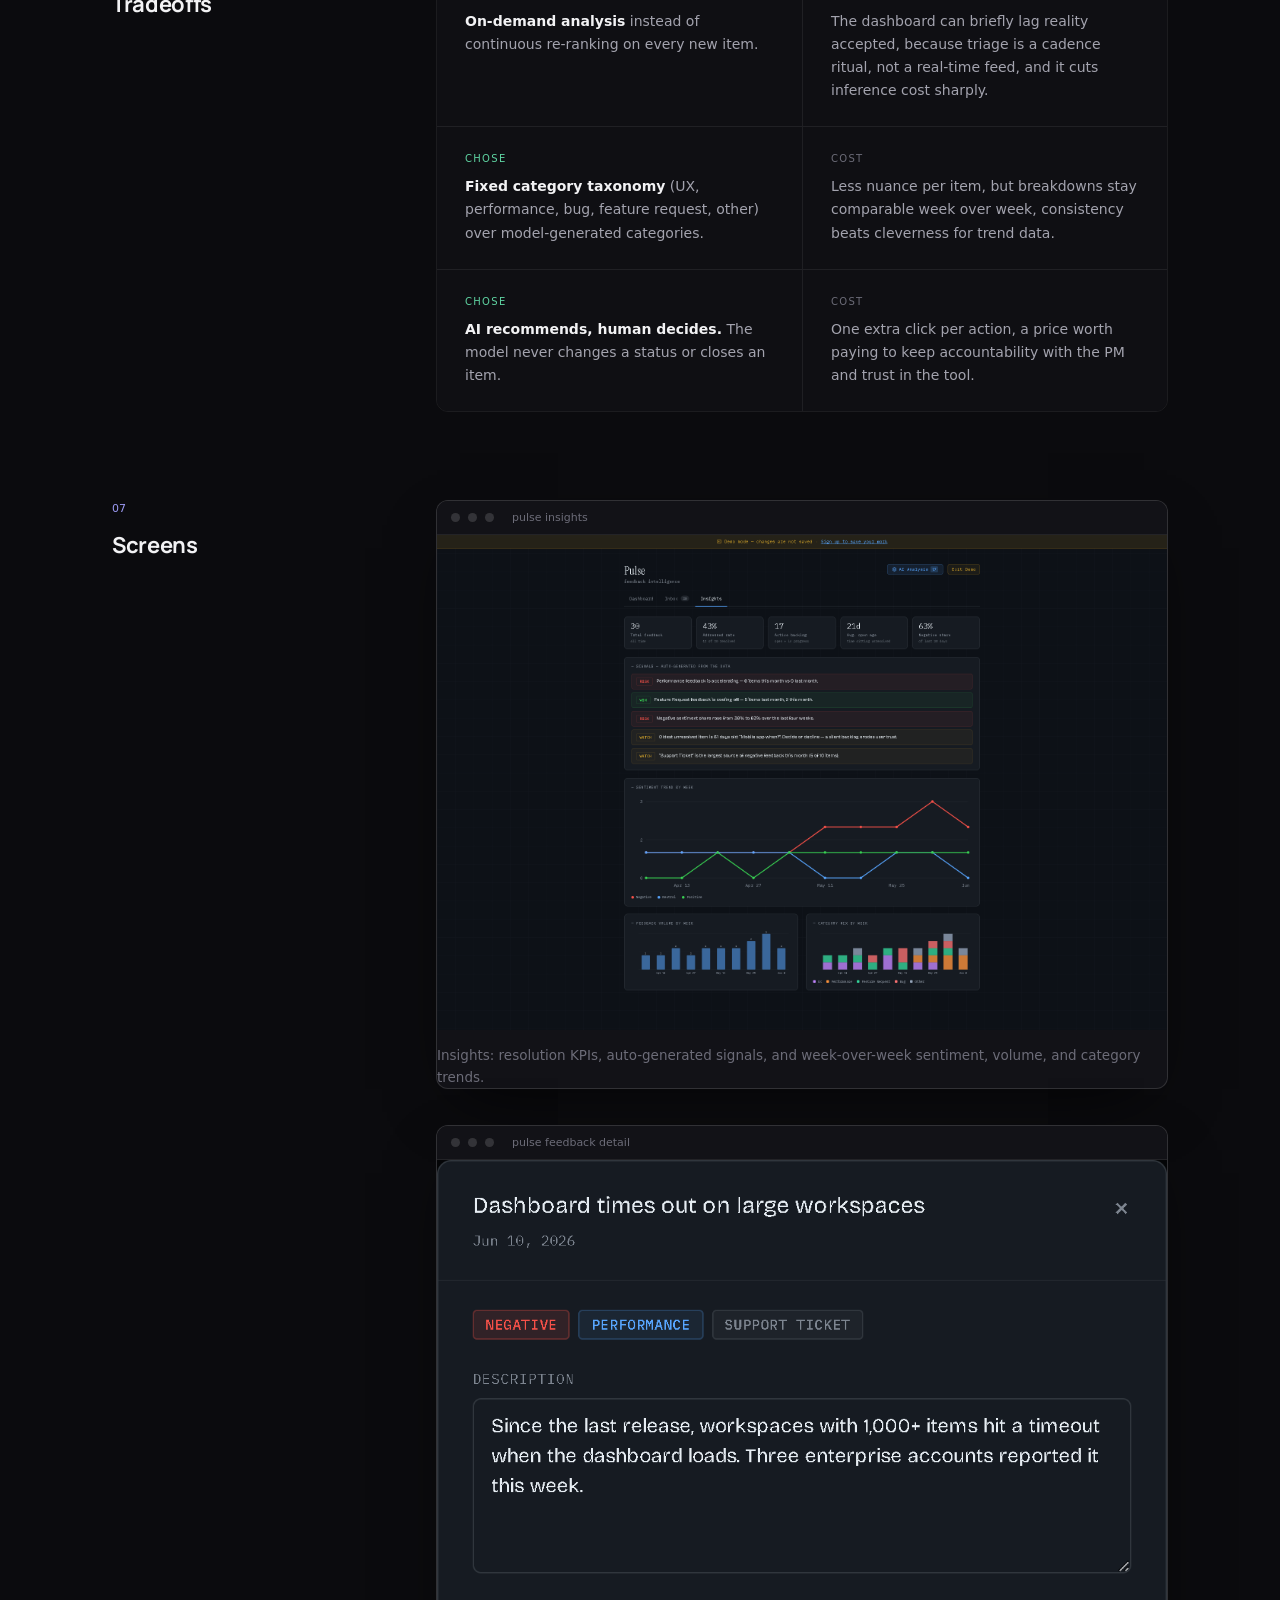
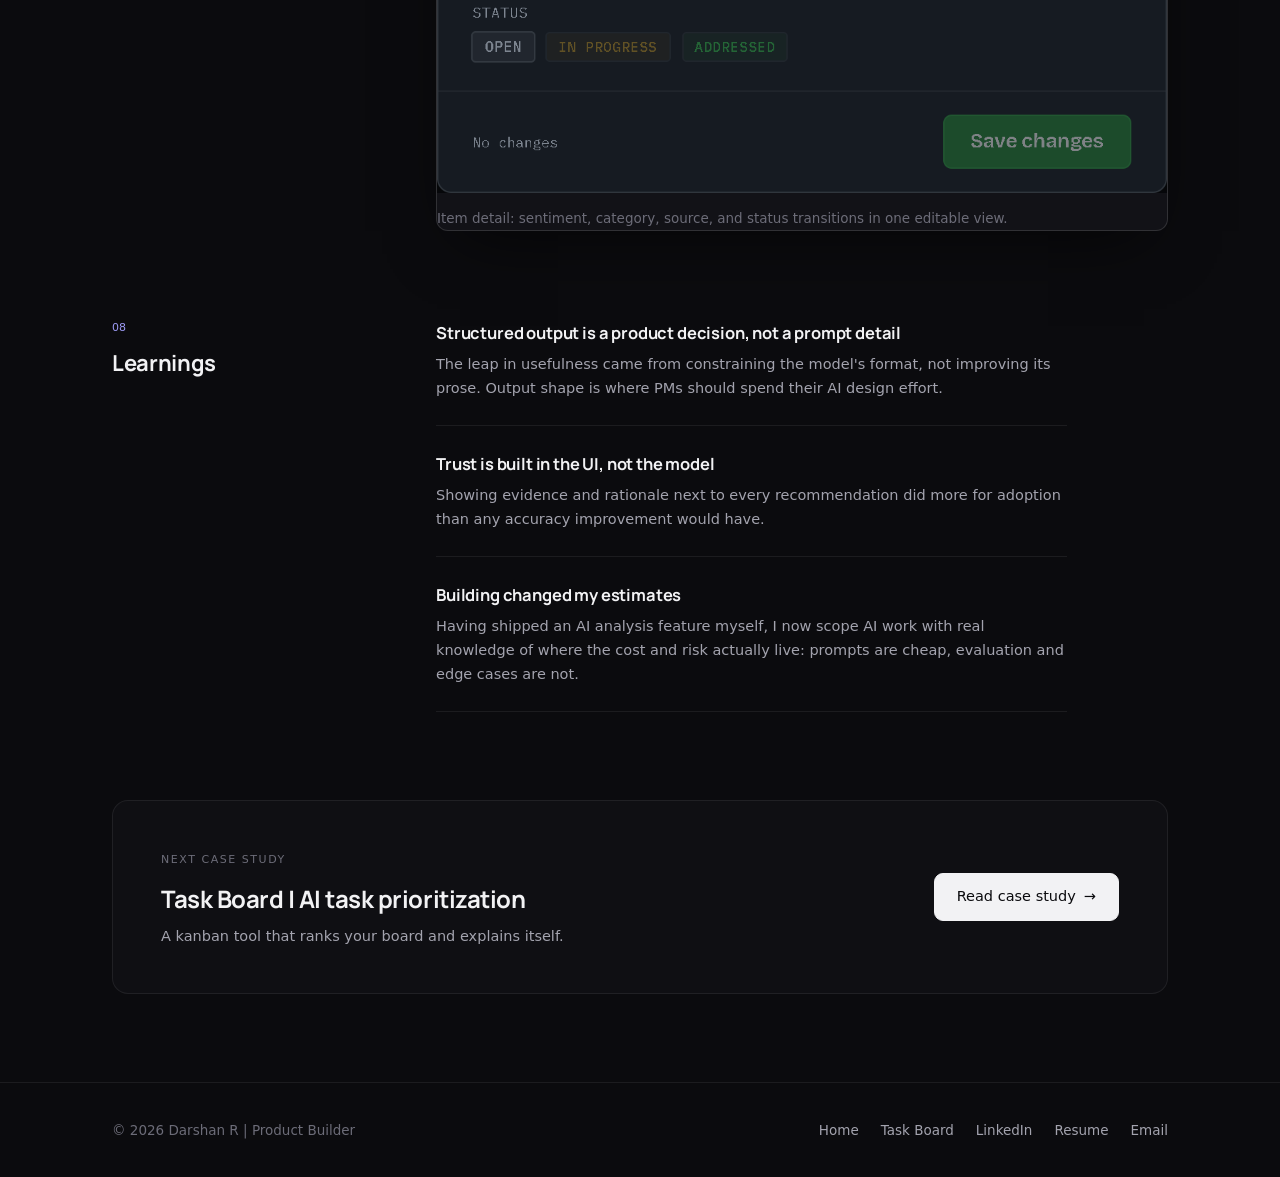
<file: case-studies/pulse.html>
<!DOCTYPE html>
<html lang="en">
<head>
<meta charset="UTF-8" />
<meta name="viewport" content="width=device-width, initial-scale=1.0" />
<title>Pulse | AI Feedback Analysis · Case Study</title>
<meta name="description" content="Case study: Pulse, a live AI-powered feedback analysis platform that turns raw user feedback into ranked product priorities." />
<link rel="preconnect" href="https://fonts.googleapis.com" />
<link rel="preconnect" href="https://fonts.gstatic.com" crossorigin />
<link rel="preconnect" href="https://api.fontshare.com" />
<link rel="preconnect" href="https://cdn.fontshare.com" crossorigin />
<link href="https://fonts.googleapis.com/css2?family=Manrope:wght@500;600;700;800&display=swap" rel="stylesheet" />
<link href="https://api.fontshare.com/v2/css?f[]=general-sans@400,500,600&display=swap" rel="stylesheet" />
<link rel="stylesheet" href="../styles.css" />
<link rel="stylesheet" href="../case.css" />
</head>
<body>

<header class="nav">
  <div class="wrap nav-inner">
    <a class="nav-back" href="../index.html"><span aria-hidden="true">←</span> Back to portfolio</a>
    <nav class="nav-links" aria-label="Primary">
      <a href="/pulse/?demo=1" target="_blank" rel="noopener" class="nav-keep">Open product ↗</a>
      <a class="nav-keep" href="../Darshan Resume - PM.pdf" target="_blank" rel="noopener">Resume</a>
      <a class="nav-cta" href="mailto:darshanr2k1@gmail.com">Contact</a>
    </nav>
  </div>
</header>

<main>

<!-- ============ CASE HERO ============ -->
<section class="case-hero">
  <div class="wrap">
    <span class="eyebrow accent">Case study · 01</span>
    <h1>Pulse - feedback in, priorities out</h1>
    <p class="lede">
      A live AI-powered feedback intelligence platform that collects user
      feedback, classifies it with AI, tracks how sentiment and categories
      trend week over week, and generates a ranked answer to the only
      question that matters: what should the team fix first?
    </p>
    <div class="btn-row" style="margin-top:30px;">
      <a class="btn btn-primary" href="/pulse/?demo=1" target="_blank" rel="noopener">Open live demo <span class="ext">↗</span></a>
    </div>
    <dl class="case-meta">
      <div><dt>Role</dt><dd>Product, design &amp; build</dd></div>
      <div><dt>Type</dt><dd>AI feedback intelligence</dd></div>
      <div><dt>Stack</dt><dd>React · PostgreSQL · Groq API</dd></div>
      <div><dt>Status</dt><dd>Live - open to try</dd></div>
    </dl>
  </div>
</section>

<div class="wrap case-shot-full reveal in">
  <figure class="shot shot-glow">
    <div class="shot-bar" aria-hidden="true"><i></i><i></i><i></i><span class="shot-url">darsh-pm.github.io/Feedback-tracker</span></div>
    <img src="../assets/pulse-dashboard.png" alt="Pulse dashboard: status summary, sentiment totals with percentages, AI analysis prompt, category breakdown bars, and recent feedback" />
  </figure>
</div>

<!-- ============ OVERVIEW ============ -->
<section class="case-section">
  <div class="wrap case-grid reveal">
    <div class="case-label">
      <span class="num">01</span>
      <h2>Overview</h2>
    </div>
    <div class="case-body">
      <p>
        Pulse is a feedback tracker with an intelligence layer on top.
        Feedback arrives from app reviews, support tickets, and surveys;
        each item is classified with AI assistance into sentiment, category,
        and a suggested title the PM confirms or overrides. The dashboard
        shows the live shape of the feedback: sentiment split, category
        breakdown, open vs. addressed. An Insights view tracks how that
        shape moves week over week, and an AI analysis turns it into a
        ranked, reasoned priority list.
      </p>
      <p>
        I built it because feedback triage is the highest-leverage, most
        neglected PM ritual I saw across <strong>30+ client projects</strong>:
        everyone collects feedback, almost no one converts it into decisions
        at a regular cadence.
      </p>
    </div>
  </div>
</section>

<!-- ============ PROBLEM ============ -->
<section class="case-section tight">
  <div class="wrap case-grid reveal">
    <div class="case-label">
      <span class="num">02</span>
      <h2>Problem</h2>
    </div>
    <div class="case-body">
      <p>
        Raw feedback is high-volume, mixed-sentiment, and unevenly important.
        A crash report, a feature request from an enterprise customer, and a
        vague complaint about onboarding all land in the same inbox and the
        loudest item wins, not the most important one.
      </p>
      <div class="pull">
        The job to be done isn't "store feedback." It's "tell me what to do
        about it, and in what order."
      </div>
      <p>
        Existing tools solved collection and tagging. The decision step
        weighing impact, urgency, and frequency across items stayed manual,
        slow, and dependent on whoever ran the spreadsheet.
      </p>
    </div>
  </div>
</section>

<!-- ============ PRODUCT THINKING ============ -->
<section class="case-section tight">
  <div class="wrap case-grid reveal">
    <div class="case-label">
      <span class="num">03</span>
      <h2>Product thinking</h2>
    </div>
    <div class="case-body">
      <p>
        I scoped Pulse around one output: a <strong>defensible priority
        ranking</strong>. Every feature earns its place by feeding that
        output or making it trustworthy.
      </p>
      <p>
        Sentiment and category classification exist so the AI has structured
        signal, not just text. Status tracking (open → in progress →
        addressed) exists so the ranking reflects what's already being
        handled. Filters exist so a PM can interrogate the data behind a
        recommendation instead of taking it on faith.
      </p>
      <p>
        Crucially, the AI output is split into <strong>"prioritize
        first"</strong> and <strong>"can wait"</strong>, with a written
        rationale per item. A ranking without reasons is a black box; a
        ranking with reasons is a conversation starter for the team.
      </p>
    </div>
  </div>
</section>

<div class="wrap case-shot-full reveal">
  <figure class="shot">
    <div class="shot-bar" aria-hidden="true"><i></i><i></i><i></i><span class="shot-url">pulse | AI analysis</span></div>
    <img src="../assets/pulse-analysis.png" alt="Pulse AI analysis: ranked prioritize-first items with written rationale, a can-wait group, and high/medium pain points" />
  </figure>
</div>

<!-- ============ KEY DECISIONS ============ -->
<section class="case-section">
  <div class="wrap case-grid reveal">
    <div class="case-label">
      <span class="num">04</span>
      <h2>Key decisions</h2>
    </div>
    <div class="decisions">
      <article>
        <span class="tag">Scope</span>
        <h3>Rank, don't just summarize</h3>
        <p>Early versions produced a paragraph summary. Useful, but it didn't change behavior. Forcing the model into a ranked structure with explicit "can wait" calls made the output actionable and contestable, which is the point.</p>
      </article>
      <article>
        <span class="tag">Trust</span>
        <h3>Every recommendation carries its evidence</h3>
        <p>Each ranked item links back to the underlying feedback and shows its justification. The PM can disagree with the model, but never has to wonder where a conclusion came from.</p>
      </article>
      <article>
        <span class="tag">Workflow</span>
        <h3>Status lives next to analysis</h3>
        <p>Marking items addressed updates the picture the AI reasons over, and the analysis flags itself stale the moment the underlying data moves. A live operational view, not a one-off report.</p>
      </article>
      <article>
        <span class="tag">Analytics</span>
        <h3>Insights are sentences, not charts</h3>
        <p>The Insights view pairs trend charts with a rule-based signal engine that writes the takeaway a PM would otherwise extract by hand: category momentum, sentiment shifts, ageing backlog, loudest negative channel.</p>
      </article>
      <article>
        <span class="tag">Sequencing</span>
        <h3>Manual entry before integrations</h3>
        <p>I shipped with manual feedback entry plus source tagging instead of building API integrations first. It validated the analysis loop, the actual hypothesis, weeks earlier.</p>
      </article>
    </div>
  </div>
</section>

<!-- ============ ARCHITECTURE ============ -->
<section class="case-section tight">
  <div class="wrap">
    <div class="case-grid reveal">
      <div class="case-label">
        <span class="num">05</span>
        <h2>Technical architecture</h2>
      </div>
      <div>
        <div class="arch">
          <article>
            <h3>React client</h3>
            <p>Dashboard, triage inbox, insights view, and the analysis panel. State kept deliberately thin; stored data owns truth.</p>
          </article>
          <article>
            <h3>Groq API</h3>
            <p>Low-latency inference for sentiment and category classification at intake, plus the structured priority analysis over the active feedback set.</p>
          </article>
          <article>
            <h3>PostgreSQL</h3>
            <p>Feedback items, tags, and statuses behind per-user row-level security. The latest analysis persists with a fingerprint of what it analyzed, so nothing silently re-runs inference.</p>
          </article>
          <article>
            <h3>Analytics layer</h3>
            <p>Weekly sentiment and category trends, resolution metrics, and rule-based signals computed live, no chart libraries, no warehouse.</p>
          </article>
        </div>
        <p class="arch-note">flow: ingest → classify → store → aggregate → analyze → rank</p>
      </div>
    </div>
  </div>
</section>

<!-- ============ TRADEOFFS ============ -->
<section class="case-section tight">
  <div class="wrap case-grid reveal">
    <div class="case-label">
      <span class="num">06</span>
      <h2>Tradeoffs</h2>
    </div>
    <div class="tradeoffs">
      <article>
        <div class="chose"><h4>Chose</h4><p><strong>On-demand analysis</strong> instead of continuous re-ranking on every new item.</p></div>
        <div class="cost"><h4>Cost</h4><p>The dashboard can briefly lag reality accepted, because triage is a cadence ritual, not a real-time feed, and it cuts inference cost sharply.</p></div>
      </article>
      <article>
        <div class="chose"><h4>Chose</h4><p><strong>Fixed category taxonomy</strong> (UX, performance, bug, feature request, other) over model-generated categories.</p></div>
        <div class="cost"><h4>Cost</h4><p>Less nuance per item, but breakdowns stay comparable week over week, consistency beats cleverness for trend data.</p></div>
      </article>
      <article>
        <div class="chose"><h4>Chose</h4><p><strong>AI recommends, human decides.</strong> The model never changes a status or closes an item.</p></div>
        <div class="cost"><h4>Cost</h4><p>One extra click per action, a price worth paying to keep accountability with the PM and trust in the tool.</p></div>
      </article>
    </div>
  </div>
</section>

<!-- ============ SCREENSHOTS ============ -->
<section class="case-section tight">
  <div class="wrap case-grid reveal">
    <div class="case-label">
      <span class="num">07</span>
      <h2>Screens</h2>
    </div>
    <div class="gallery">
      <figure class="shot">
        <div class="shot-bar" aria-hidden="true"><i></i><i></i><i></i><span class="shot-url">pulse insights</span></div>
        <img src="../assets/pulse-insights.png" alt="Pulse Insights view: KPI row, auto-generated risk/win/watch signals, weekly sentiment trend chart, feedback volume, and category mix" />
        <figcaption>Insights: resolution KPIs, auto-generated signals, and week-over-week sentiment, volume, and category trends.</figcaption>
      </figure>
      <figure class="shot">
        <div class="shot-bar" aria-hidden="true"><i></i><i></i><i></i><span class="shot-url">pulse feedback detail</span></div>
        <img src="../assets/pulse-detail.png" alt="Feedback detail view with sentiment and category tags, description, and a status switcher" />
        <figcaption>Item detail: sentiment, category, source, and status transitions in one editable view.</figcaption>
      </figure>
    </div>
  </div>
</section>

<!-- ============ LEARNINGS ============ -->
<section class="case-section tight">
  <div class="wrap case-grid reveal">
    <div class="case-label">
      <span class="num">08</span>
      <h2>Learnings</h2>
    </div>
    <div class="learnings">
      <article>
        <h3>Structured output is a product decision, not a prompt detail</h3>
        <p>The leap in usefulness came from constraining the model's format, not improving its prose. Output shape is where PMs should spend their AI design effort.</p>
      </article>
      <article>
        <h3>Trust is built in the UI, not the model</h3>
        <p>Showing evidence and rationale next to every recommendation did more for adoption than any accuracy improvement would have.</p>
      </article>
      <article>
        <h3>Building changed my estimates</h3>
        <p>Having shipped an AI analysis feature myself, I now scope AI work with real knowledge of where the cost and risk actually live: prompts are cheap, evaluation and edge cases are not.</p>
      </article>
    </div>
  </div>
</section>

<!-- next case -->
<section class="case-section tight">
  <div class="wrap">
    <div class="next-case reveal">
      <div>
        <span class="eyebrow">Next case study</span>
        <h2 style="margin-top:8px;">Task Board | AI task prioritization</h2>
        <p>A kanban tool that ranks your board and explains itself.</p>
      </div>
      <a class="btn btn-primary" href="/case-studies/task-board">Read case study <span class="arrow">→</span></a>
    </div>
  </div>
</section>

</main>

<footer>
  <div class="wrap footer-inner">
    <span>© 2026 Darshan R | Product Builder</span>
    <nav class="footer-links" aria-label="Footer">
      <a href="../index.html">Home</a>
      <a href="task-board.html">Task Board</a>
      <a href="https://www.linkedin.com/in/darshan-acharya/" target="_blank" rel="noopener">LinkedIn</a>
      <a class="nav-keep" href="../Darshan Resume - PM.pdf" target="_blank" rel="noopener">Resume</a>
      <a href="mailto:darshanr2k1@gmail.com">Email</a>
    </nav>
  </div>
</footer>

<script>
(function () {
  document.documentElement.classList.add("js");
  if (window.matchMedia('(prefers-reduced-motion: reduce)').matches) {
    document.querySelectorAll('.reveal').forEach(el => el.classList.add('in'));
    return;
  }
  const io = new IntersectionObserver((entries) => {
    entries.forEach(e => { if (e.isIntersecting) { e.target.classList.add('in'); io.unobserve(e.target); } });
  }, { threshold: 0.1 });
  document.querySelectorAll('.reveal:not(.in)').forEach(el => io.observe(el));
})();
</script>
</body>
</html>
</file>
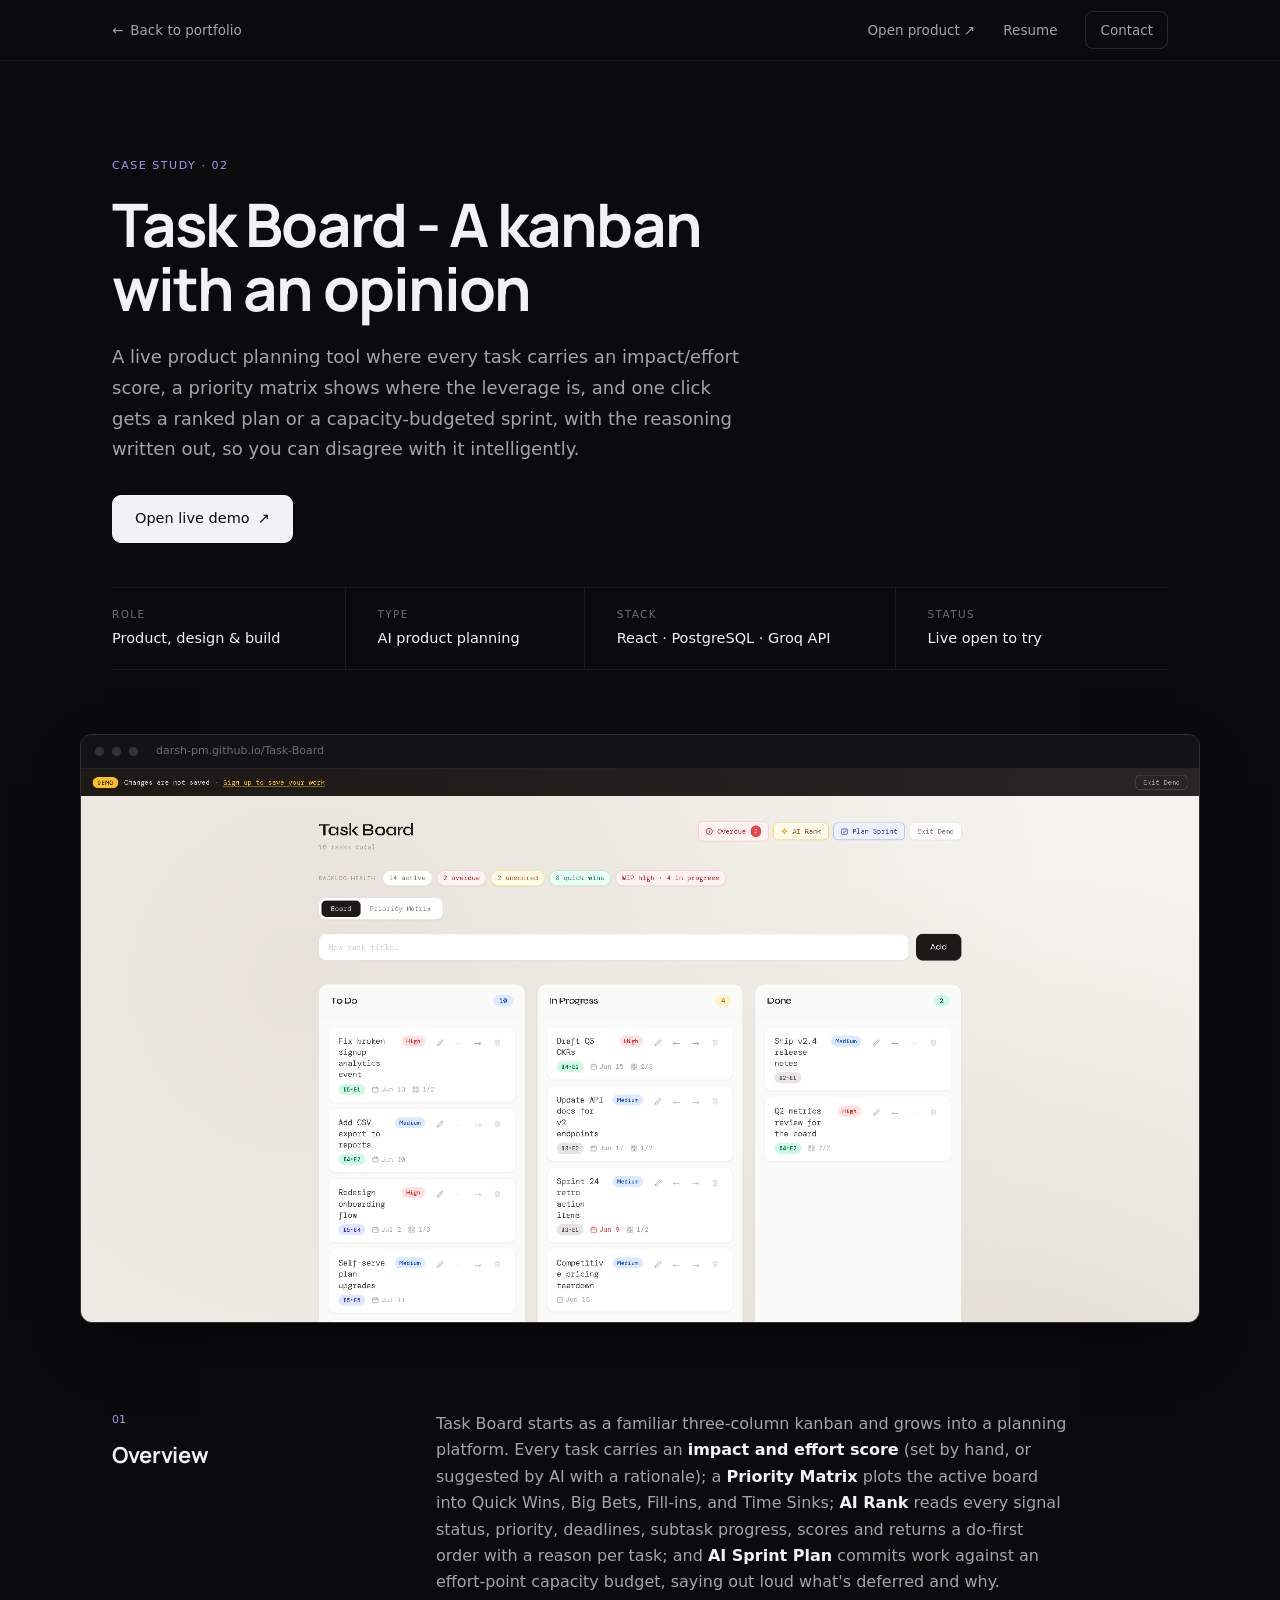
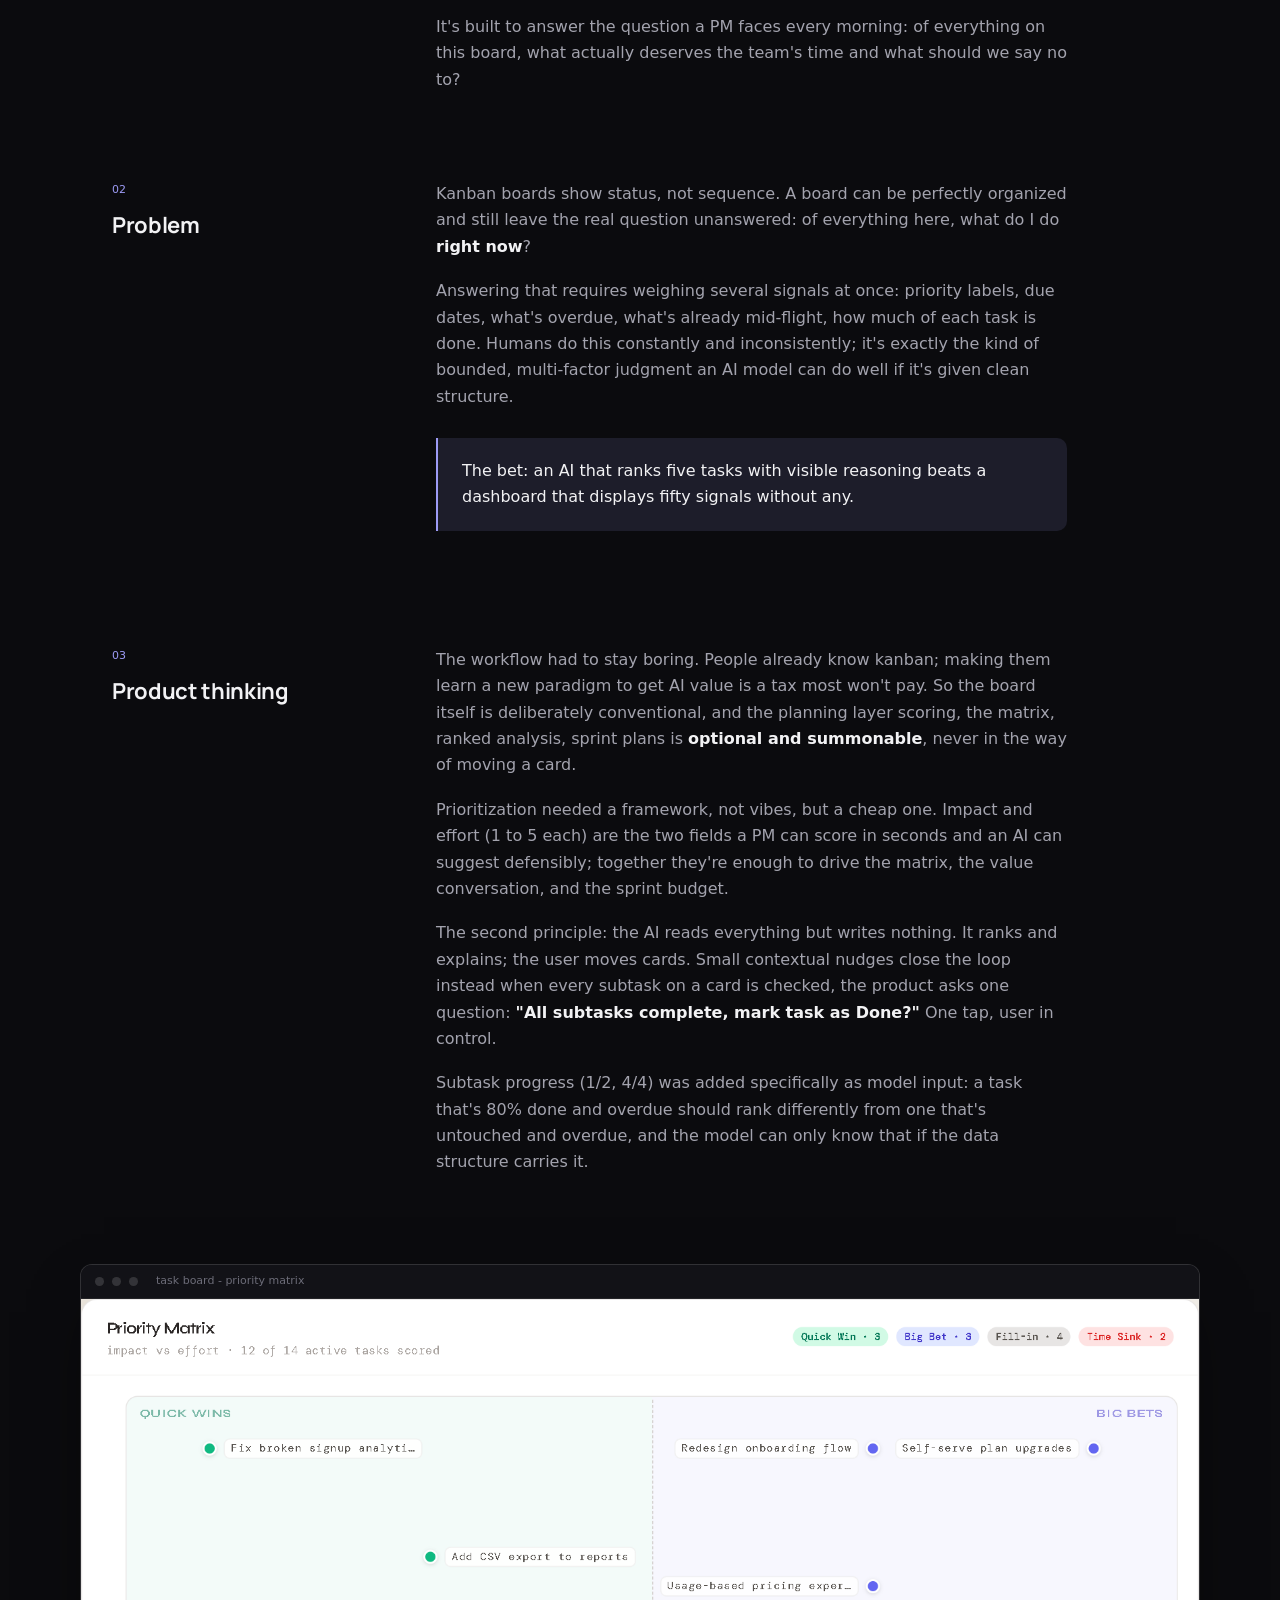
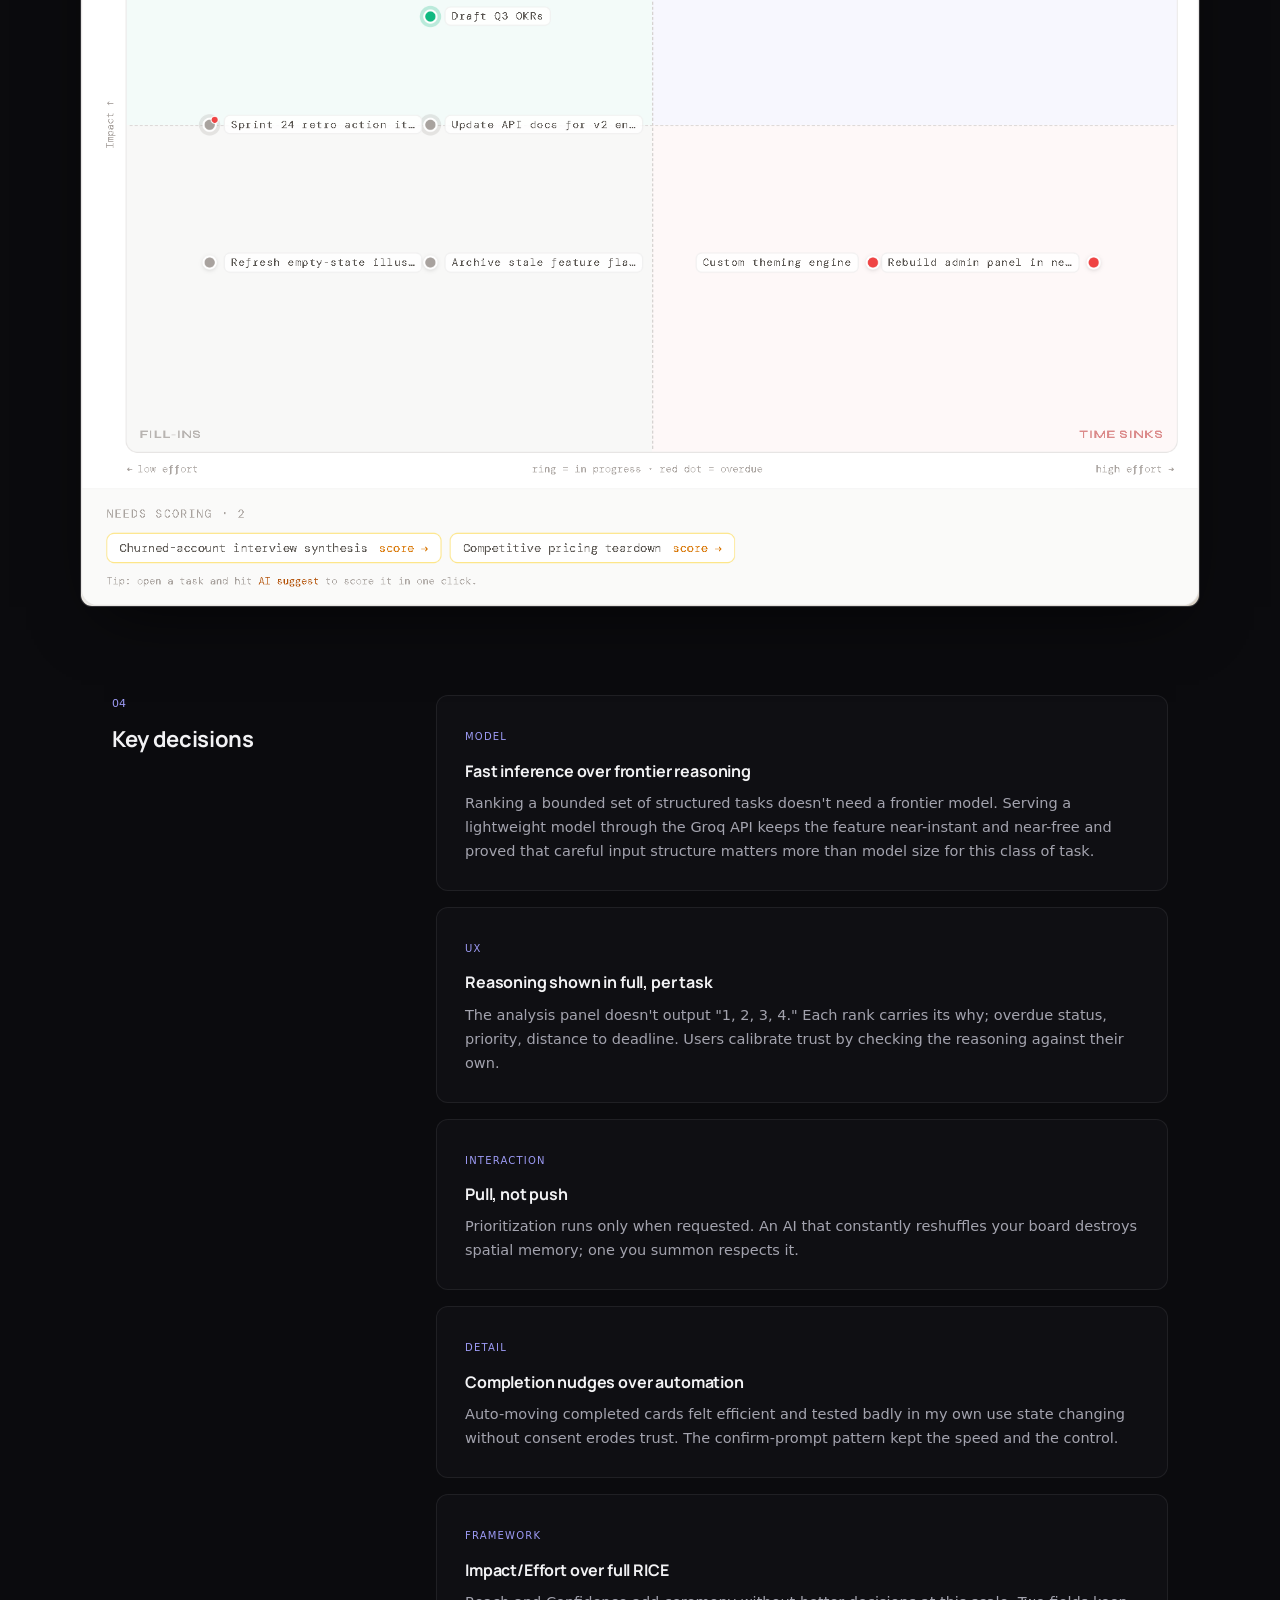
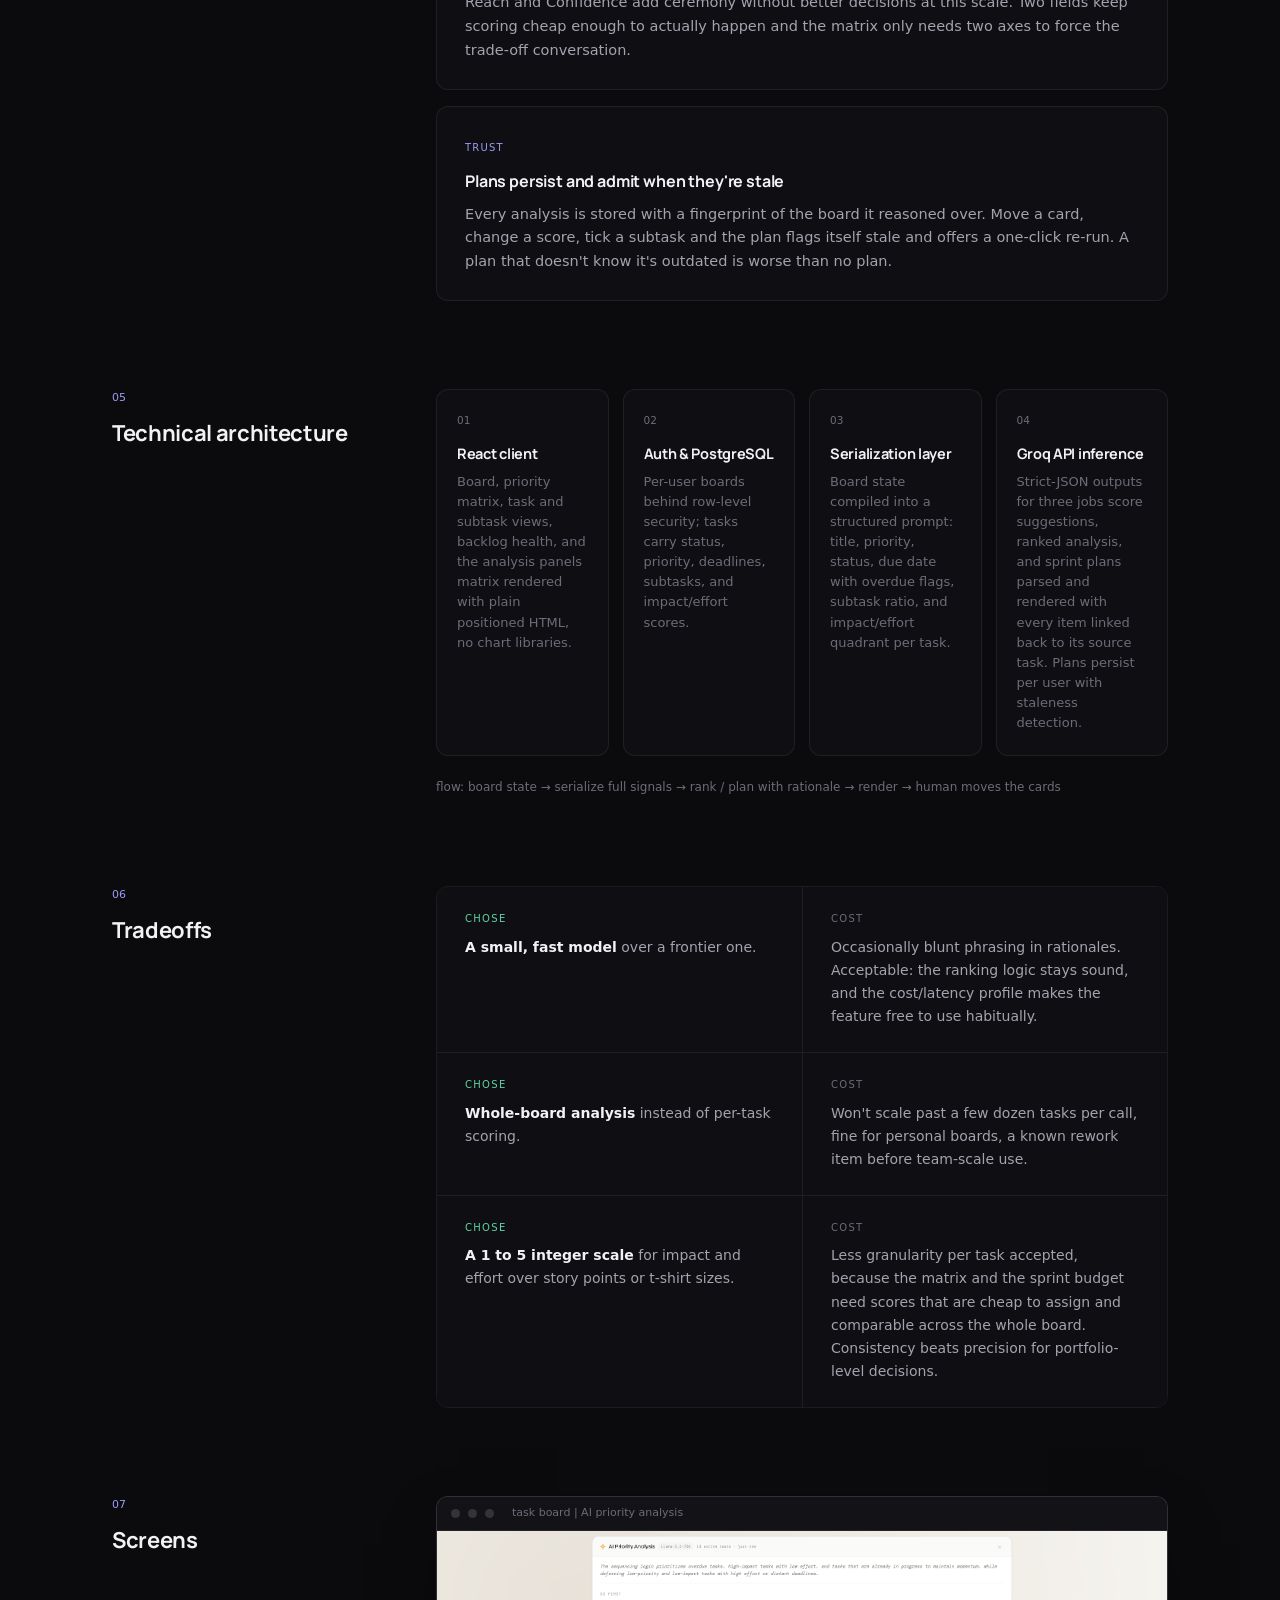
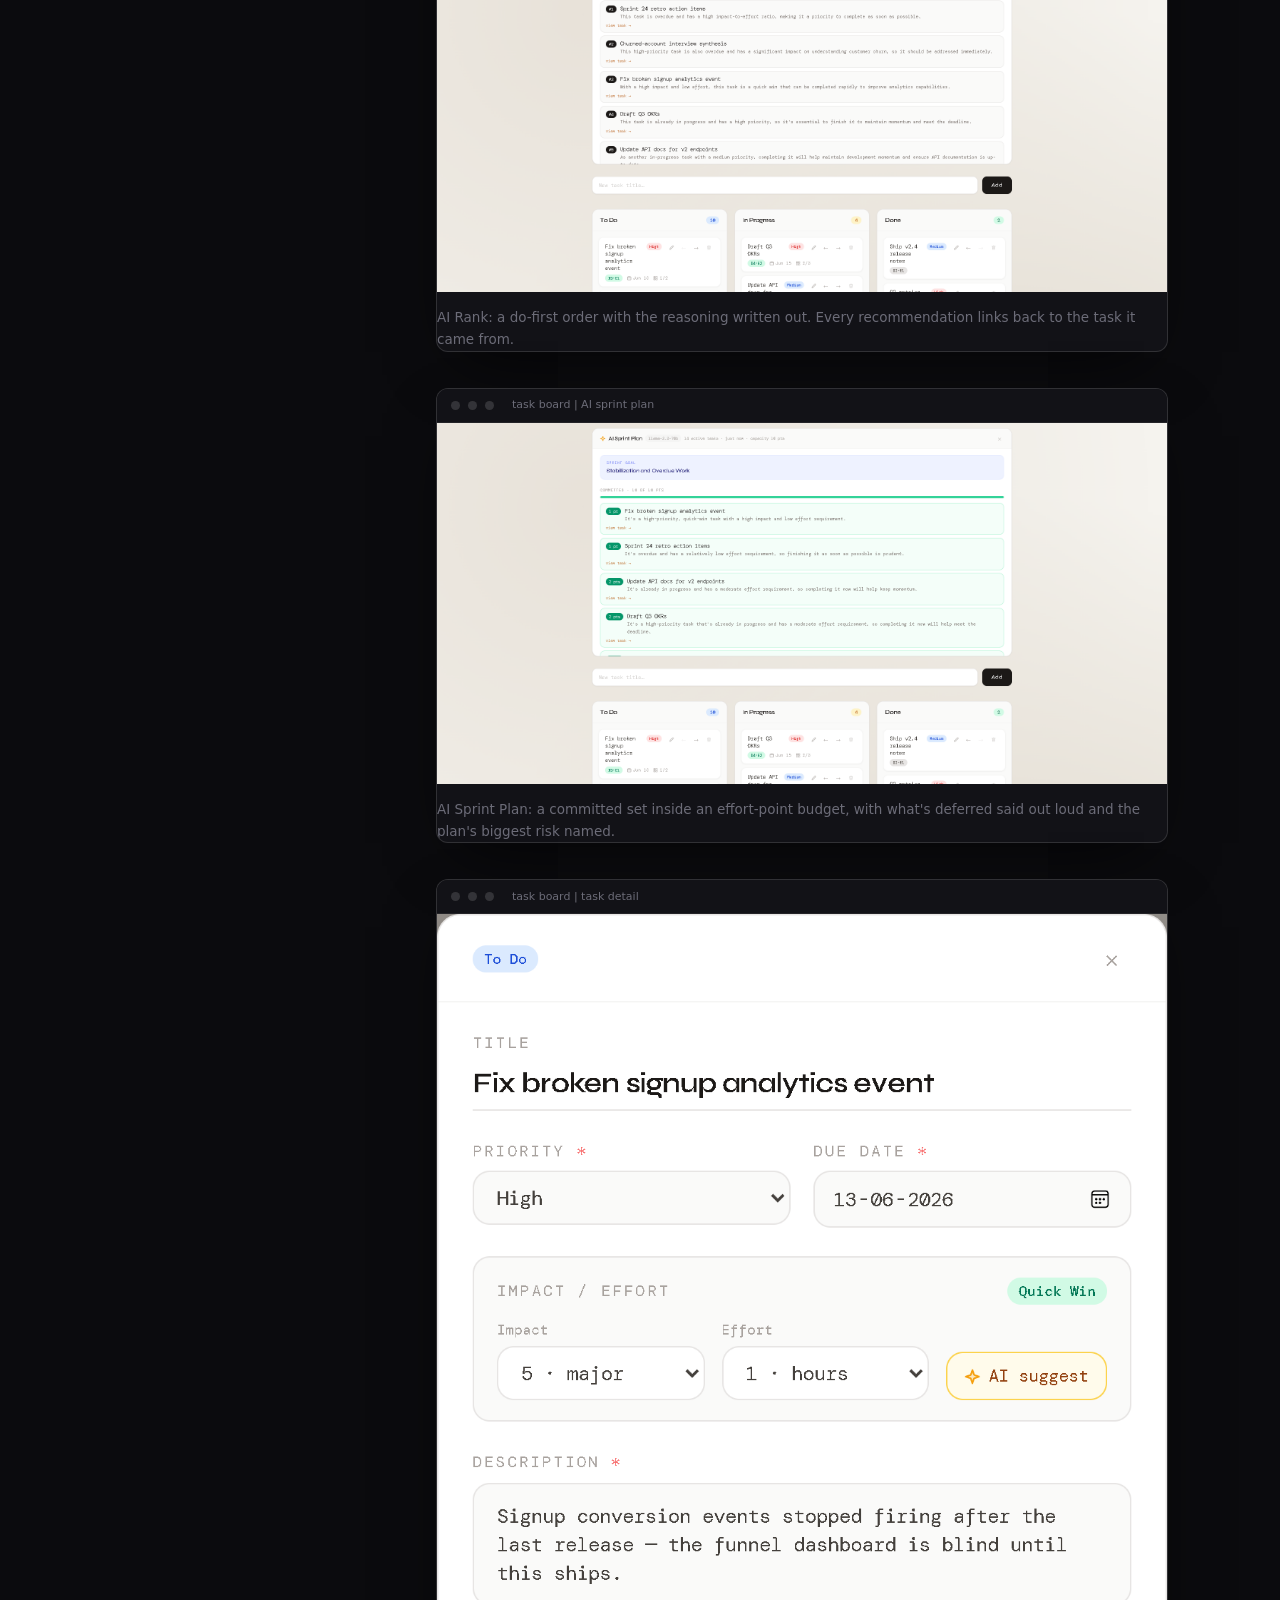
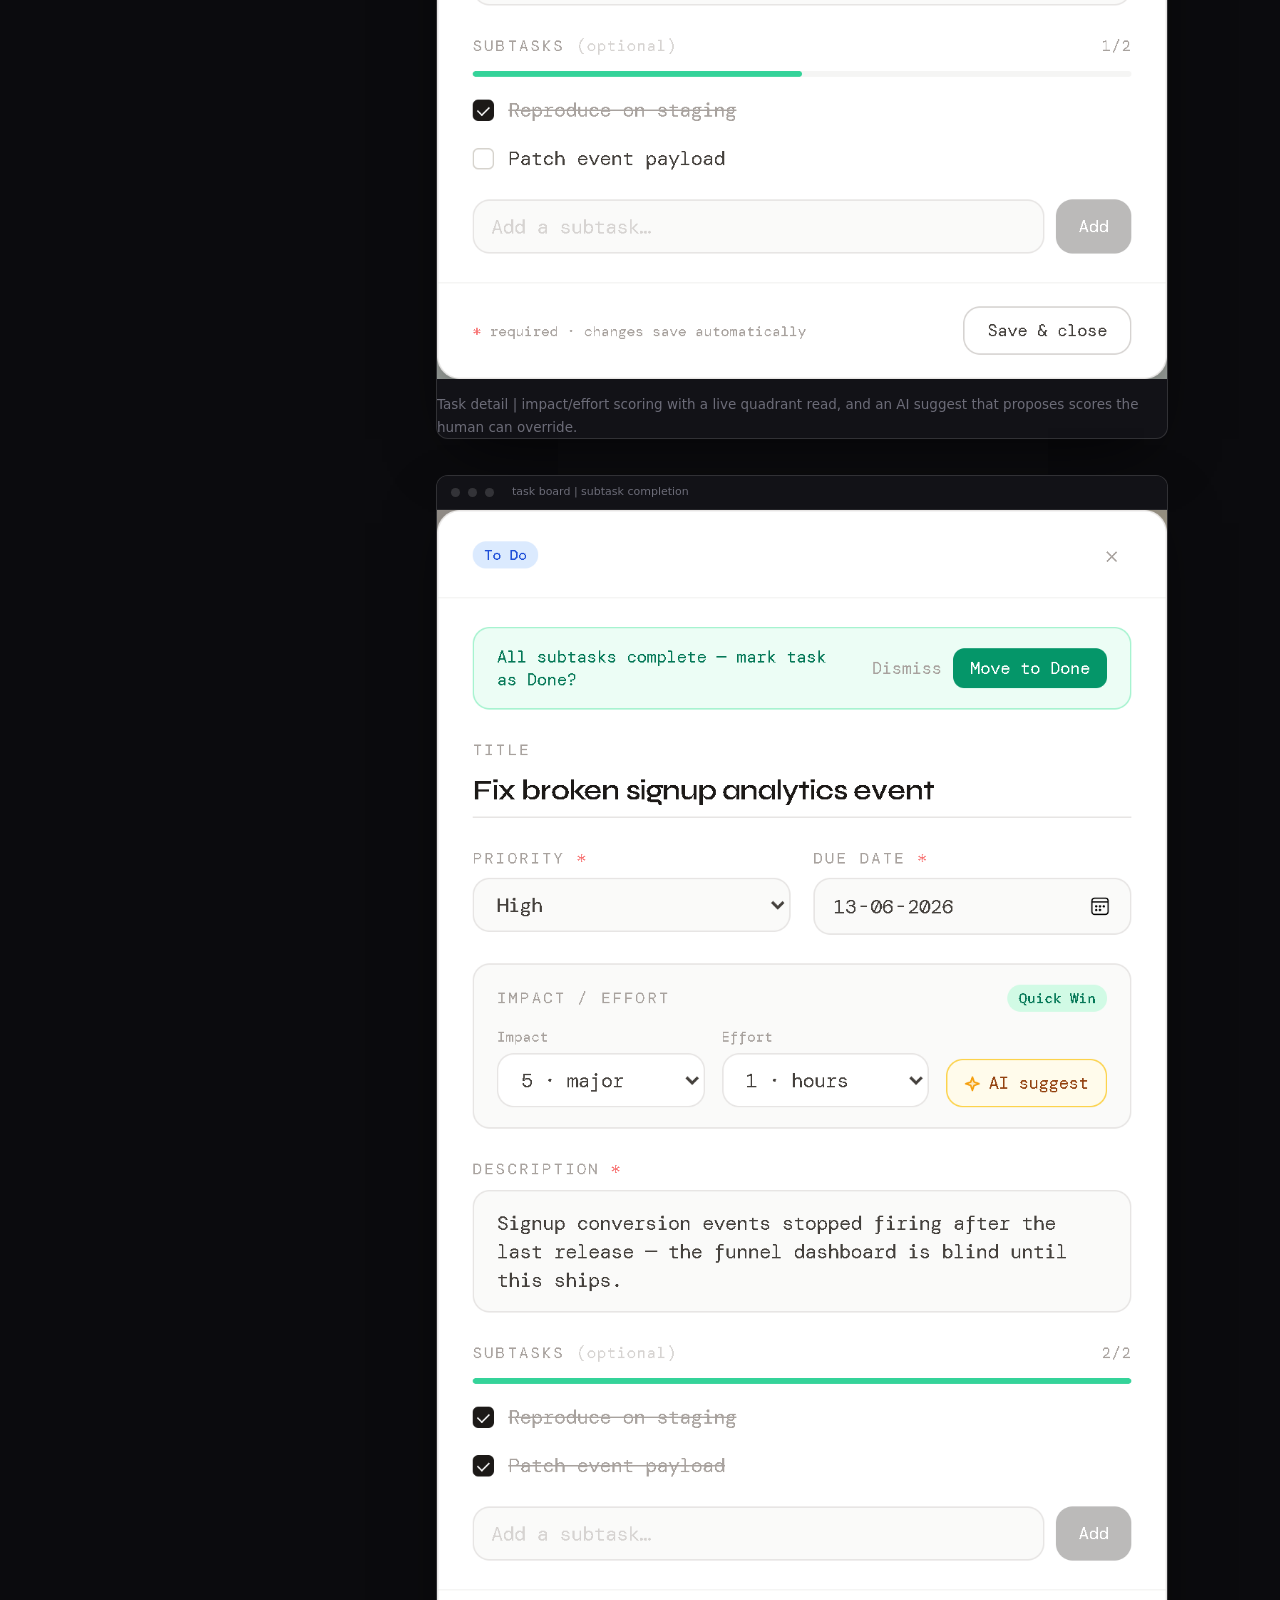
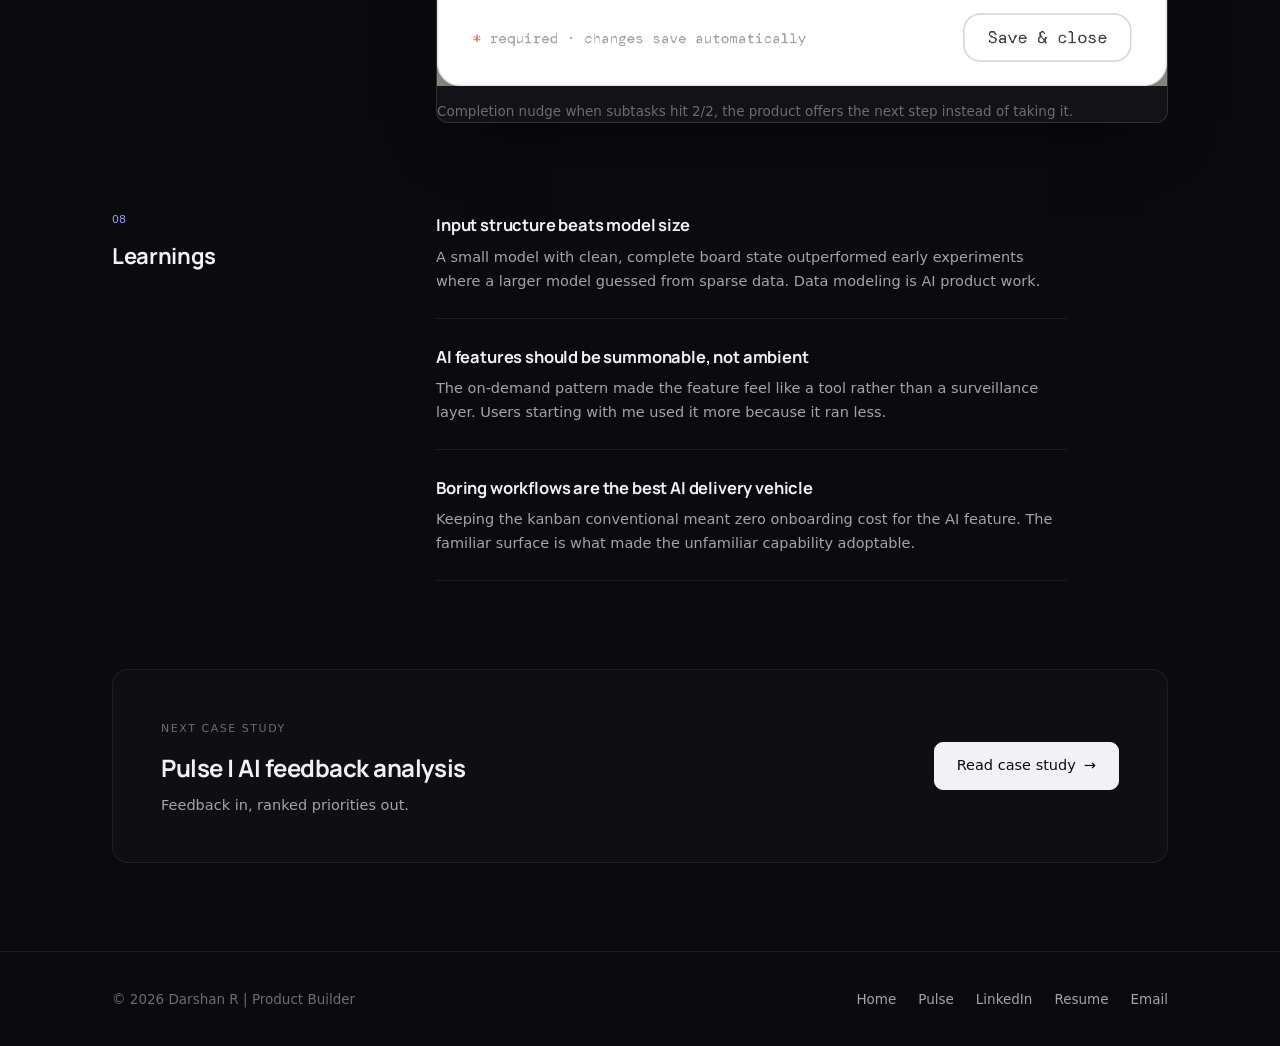
<file: case-studies/task-board.html>
<!DOCTYPE html>
<html lang="en">
<head>
<meta charset="UTF-8" />
<meta name="viewport" content="width=device-width, initial-scale=1.0" />
<title>Task Board | AI Product Planning · Case Study</title>
<meta name="description" content="Case study: Task Board, a live AI-powered product planning tool: impact/effort scoring, a priority matrix, ranked AI analysis, and capacity-based sprint planning." />
<link rel="preconnect" href="https://fonts.googleapis.com" />
<link rel="preconnect" href="https://fonts.gstatic.com" crossorigin />
<link rel="preconnect" href="https://api.fontshare.com" />
<link rel="preconnect" href="https://cdn.fontshare.com" crossorigin />
<link href="https://fonts.googleapis.com/css2?family=Manrope:wght@500;600;700;800&display=swap" rel="stylesheet" />
<link href="https://api.fontshare.com/v2/css?f[]=general-sans@400,500,600&display=swap" rel="stylesheet" />
<link rel="stylesheet" href="../styles.css" />
<link rel="stylesheet" href="../case.css" />
</head>
<body>

<header class="nav">
  <div class="wrap nav-inner">
    <a class="nav-back" href="../index.html"><span aria-hidden="true">←</span> Back to portfolio</a>
    <nav class="nav-links" aria-label="Primary">
      <a href="/task-board/?demo=1" target="_blank" rel="noopener" class="nav-keep">Open product ↗</a>
      <a class="nav-keep" href="../Darshan Resume - PM.pdf" target="_blank" rel="noopener">Resume</a>
      <a class="nav-cta" href="mailto:darshanr2k1@gmail.com">Contact</a>
    </nav>
  </div>
</header>

<main>

<!-- ============ CASE HERO ============ -->
<section class="case-hero">
  <div class="wrap">
    <span class="eyebrow accent">Case study · 02</span>
    <h1>Task Board - A kanban with an opinion</h1>
    <p class="lede">
      A live product planning tool where every task carries an impact/effort
      score, a priority matrix shows where the leverage is, and one click gets
      a ranked plan or a capacity-budgeted sprint, with the reasoning
      written out, so you can disagree with it intelligently.
    </p>
    <div class="btn-row" style="margin-top:30px;">
      <a class="btn btn-primary" href="/task-board/?demo=1" target="_blank" rel="noopener">Open live demo <span class="ext">↗</span></a>
    </div>
    <dl class="case-meta">
      <div><dt>Role</dt><dd>Product, design &amp; build</dd></div>
      <div><dt>Type</dt><dd>AI product planning</dd></div>
      <div><dt>Stack</dt><dd>React · PostgreSQL · Groq API</dd></div>
      <div><dt>Status</dt><dd>Live open to try</dd></div>
    </dl>
  </div>
</section>

<div class="wrap case-shot-full reveal in">
  <figure class="shot shot-glow">
    <div class="shot-bar" aria-hidden="true"><i></i><i></i><i></i><span class="shot-url">darsh-pm.github.io/Task-Board</span></div>
    <img src="../assets/taskboard-board.png" alt="Task Board kanban with backlog health chips, Board and Priority Matrix tabs, impact/effort chips on cards, and AI Rank and Plan Sprint actions" />
  </figure>
</div>

<!-- ============ OVERVIEW ============ -->
<section class="case-section">
  <div class="wrap case-grid reveal">
    <div class="case-label">
      <span class="num">01</span>
      <h2>Overview</h2>
    </div>
    <div class="case-body">
      <p>
        Task Board starts as a familiar three-column kanban and grows into a
        planning platform. Every task carries an <strong>impact and effort
        score</strong> (set by hand, or suggested by AI with a rationale); a
        <strong>Priority Matrix</strong> plots the active board into Quick
        Wins, Big Bets, Fill-ins, and Time Sinks; <strong>AI Rank</strong>
        reads every signal status, priority, deadlines, subtask progress,
        scores and returns a do-first order with a reason per task; and
        <strong>AI Sprint Plan</strong> commits work against an effort-point
        capacity budget, saying out loud what's deferred and why.
      </p>
      <p>
        It's built to answer the question a PM faces every morning: of
        everything on this board, what actually deserves the team's time
        and what should we say no to?
      </p>
    </div>
  </div>
</section>

<!-- ============ PROBLEM ============ -->
<section class="case-section tight">
  <div class="wrap case-grid reveal">
    <div class="case-label">
      <span class="num">02</span>
      <h2>Problem</h2>
    </div>
    <div class="case-body">
      <p>
        Kanban boards show status, not sequence. A board can be perfectly
        organized and still leave the real question unanswered: of everything
        here, what do I do <strong>right now</strong>?
      </p>
      <p>
        Answering that requires weighing several signals at once: priority
        labels, due dates, what's overdue, what's already mid-flight, how much
        of each task is done. Humans do this constantly and inconsistently;
        it's exactly the kind of bounded, multi-factor judgment an AI model can
        do well if it's given clean structure.
      </p>
      <div class="pull">
        The bet: an AI that ranks five tasks with visible reasoning beats a
        dashboard that displays fifty signals without any.
      </div>
    </div>
  </div>
</section>

<!-- ============ PRODUCT THINKING ============ -->
<section class="case-section tight">
  <div class="wrap case-grid reveal">
    <div class="case-label">
      <span class="num">03</span>
      <h2>Product thinking</h2>
    </div>
    <div class="case-body">
      <p>
        The workflow had to stay boring. People already know kanban; making
        them learn a new paradigm to get AI value is a tax most won't pay.
        So the board itself is deliberately conventional, and the planning
        layer scoring, the matrix, ranked analysis, sprint plans is
        <strong>optional and summonable</strong>, never in the way of moving
        a card.
      </p>
      <p>
        Prioritization needed a framework, not vibes, but a cheap one.
        Impact and effort (1 to 5 each) are the two fields a PM can score in
        seconds and an AI can suggest defensibly; together they're enough to
        drive the matrix, the value conversation, and the sprint budget.
      </p>
      <p>
        The second principle: the AI reads everything but writes nothing. It
        ranks and explains; the user moves cards. Small contextual nudges close
        the loop instead when every subtask on a card is checked, the product
        asks one question: <strong>"All subtasks complete, mark task as
        Done?"</strong> One tap, user in control.
      </p>
      <p>
        Subtask progress (1/2, 4/4) was added specifically as model input:
        a task that's 80% done and overdue should rank differently from one
        that's untouched and overdue, and the model can only know that if the
        data structure carries it.
      </p>
    </div>
  </div>
</section>

<div class="wrap case-shot-full reveal">
  <figure class="shot shot-glow">
    <div class="shot-bar" aria-hidden="true"><i></i><i></i><i></i><span class="shot-url">task board - priority matrix</span></div>
    <img src="../assets/taskboard-matrix.png" alt="Priority Matrix: impact vs effort quadrants labeled Quick Wins, Big Bets, Fill-ins, Time Sinks, with labeled task dots, legend counts, and a needs-scoring strip" />
  </figure>
</div>

<!-- ============ KEY DECISIONS ============ -->
<section class="case-section">
  <div class="wrap case-grid reveal">
    <div class="case-label">
      <span class="num">04</span>
      <h2>Key decisions</h2>
    </div>
    <div class="decisions">
      <article>
        <span class="tag">Model</span>
        <h3>Fast inference over frontier reasoning</h3>
        <p>Ranking a bounded set of structured tasks doesn't need a frontier model. Serving a lightweight model through the Groq API keeps the feature near-instant and near-free and proved that careful input structure matters more than model size for this class of task.</p>
      </article>
      <article>
        <span class="tag">UX</span>
        <h3>Reasoning shown in full, per task</h3>
        <p>The analysis panel doesn't output "1, 2, 3, 4." Each rank carries its why; overdue status, priority, distance to deadline. Users calibrate trust by checking the reasoning against their own.</p>
      </article>
      <article>
        <span class="tag">Interaction</span>
        <h3>Pull, not push</h3>
        <p>Prioritization runs only when requested. An AI that constantly reshuffles your board destroys spatial memory; one you summon respects it.</p>
      </article>
      <article>
        <span class="tag">Detail</span>
        <h3>Completion nudges over automation</h3>
        <p>Auto-moving completed cards felt efficient and tested badly in my own use state changing without consent erodes trust. The confirm-prompt pattern kept the speed and the control.</p>
      </article>
      <article>
        <span class="tag">Framework</span>
        <h3>Impact/Effort over full RICE</h3>
        <p>Reach and Confidence add ceremony without better decisions at this scale. Two fields keep scoring cheap enough to actually happen and the matrix only needs two axes to force the trade-off conversation.</p>
      </article>
      <article>
        <span class="tag">Trust</span>
        <h3>Plans persist and admit when they're stale</h3>
        <p>Every analysis is stored with a fingerprint of the board it reasoned over. Move a card, change a score, tick a subtask and the plan flags itself stale and offers a one-click re-run. A plan that doesn't know it's outdated is worse than no plan.</p>
      </article>
    </div>
  </div>
</section>

<!-- ============ ARCHITECTURE ============ -->
<section class="case-section tight">
  <div class="wrap">
    <div class="case-grid reveal">
      <div class="case-label">
        <span class="num">05</span>
        <h2>Technical architecture</h2>
      </div>
      <div>
        <div class="arch">
          <article>
            <h3>React client</h3>
            <p>Board, priority matrix, task and subtask views, backlog health, and the analysis panels matrix rendered with plain positioned HTML, no chart libraries.</p>
          </article>
          <article>
            <h3>Auth &amp; PostgreSQL</h3>
            <p>Per-user boards behind row-level security; tasks carry status, priority, deadlines, subtasks, and impact/effort scores.</p>
          </article>
          <article>
            <h3>Serialization layer</h3>
            <p>Board state compiled into a structured prompt: title, priority, status, due date with overdue flags, subtask ratio, and impact/effort quadrant per task.</p>
          </article>
          <article>
            <h3>Groq API inference</h3>
            <p>Strict-JSON outputs for three jobs score suggestions, ranked analysis, and sprint plans parsed and rendered with every item linked back to its source task. Plans persist per user with staleness detection.</p>
          </article>
        </div>
        <p class="arch-note">flow: board state → serialize full signals → rank / plan with rationale → render → human moves the cards</p>
      </div>
    </div>
  </div>
</section>

<!-- ============ TRADEOFFS ============ -->
<section class="case-section tight">
  <div class="wrap case-grid reveal">
    <div class="case-label">
      <span class="num">06</span>
      <h2>Tradeoffs</h2>
    </div>
    <div class="tradeoffs">
      <article>
        <div class="chose"><h4>Chose</h4><p><strong>A small, fast model</strong> over a frontier one.</p></div>
        <div class="cost"><h4>Cost</h4><p>Occasionally blunt phrasing in rationales. Acceptable: the ranking logic stays sound, and the cost/latency profile makes the feature free to use habitually.</p></div>
      </article>
      <article>
        <div class="chose"><h4>Chose</h4><p><strong>Whole-board analysis</strong> instead of per-task scoring.</p></div>
        <div class="cost"><h4>Cost</h4><p>Won't scale past a few dozen tasks per call, fine for personal boards, a known rework item before team-scale use.</p></div>
      </article>
      <article>
        <div class="chose"><h4>Chose</h4><p><strong>A 1 to 5 integer scale</strong> for impact and effort over story points or t-shirt sizes.</p></div>
        <div class="cost"><h4>Cost</h4><p>Less granularity per task accepted, because the matrix and the sprint budget need scores that are cheap to assign and comparable across the whole board. Consistency beats precision for portfolio-level decisions.</p></div>
      </article>
    </div>
  </div>
</section>

<!-- ============ SCREENSHOTS ============ -->
<section class="case-section tight">
  <div class="wrap case-grid reveal">
    <div class="case-label">
      <span class="num">07</span>
      <h2>Screens</h2>
    </div>
    <div class="gallery">
      <figure class="shot">
        <div class="shot-bar" aria-hidden="true"><i></i><i></i><i></i><span class="shot-url">task board | AI priority analysis</span></div>
        <img src="../assets/taskboard-analysis.png" alt="AI Priority Analysis panel: a do-first ranking with per-task reasoning and view-task links, plus an explicit can-wait list" />
        <figcaption>AI Rank: a do-first order with the reasoning written out. Every recommendation links back to the task it came from.</figcaption>
      </figure>
      <figure class="shot">
        <div class="shot-bar" aria-hidden="true"><i></i><i></i><i></i><span class="shot-url">task board | AI sprint plan</span></div>
        <img src="../assets/taskboard-sprint.png" alt="AI Sprint Plan panel: sprint goal, committed tasks with effort points against a capacity bar, explicit deferrals, and a risk callout" />
        <figcaption>AI Sprint Plan: a committed set inside an effort-point budget, with what's deferred said out loud and the plan's biggest risk named.</figcaption>
      </figure>
      <figure class="shot">
        <div class="shot-bar" aria-hidden="true"><i></i><i></i><i></i><span class="shot-url">task board | task detail</span></div>
        <img src="../assets/taskboard-modal.png" alt="Task detail modal with priority, due date, impact/effort scoring with a live Quick Win chip, AI suggest button, description, and subtasks" />
        <figcaption>Task detail | impact/effort scoring with a live quadrant read, and an AI suggest that proposes scores the human can override.</figcaption>
      </figure>
      <figure class="shot">
        <div class="shot-bar" aria-hidden="true"><i></i><i></i><i></i><span class="shot-url">task board | subtask completion</span></div>
        <img src="../assets/taskboard-checklist.png" alt="Task editing modal showing completed subtasks, progress bar at 2/2, and a move-to-done suggestion" />
        <figcaption>Completion nudge when subtasks hit 2/2, the product offers the next step instead of taking it.</figcaption>
      </figure>
    </div>
  </div>
</section>

<!-- ============ LEARNINGS ============ -->
<section class="case-section tight">
  <div class="wrap case-grid reveal">
    <div class="case-label">
      <span class="num">08</span>
      <h2>Learnings</h2>
    </div>
    <div class="learnings">
      <article>
        <h3>Input structure beats model size</h3>
        <p>A small model with clean, complete board state outperformed early experiments where a larger model guessed from sparse data. Data modeling is AI product work.</p>
      </article>
      <article>
        <h3>AI features should be summonable, not ambient</h3>
        <p>The on-demand pattern made the feature feel like a tool rather than a surveillance layer. Users starting with me used it more because it ran less.</p>
      </article>
      <article>
        <h3>Boring workflows are the best AI delivery vehicle</h3>
        <p>Keeping the kanban conventional meant zero onboarding cost for the AI feature. The familiar surface is what made the unfamiliar capability adoptable.</p>
      </article>
    </div>
  </div>
</section>

<!-- next case -->
<section class="case-section tight">
  <div class="wrap">
    <div class="next-case reveal">
      <div>
        <span class="eyebrow">Next case study</span>
        <h2 style="margin-top:8px;">Pulse | AI feedback analysis</h2>
        <p>Feedback in, ranked priorities out.</p>
      </div>
      <a class="btn btn-primary" href="/case-studies/pulse">Read case study <span class="arrow">→</span></a>
    </div>
  </div>
</section>

</main>

<footer>
  <div class="wrap footer-inner">
    <span>© 2026 Darshan R | Product Builder</span>
    <nav class="footer-links" aria-label="Footer">
      <a href="../index.html">Home</a>
      <a href="/case-studies/pulse">Pulse</a>
      <a href="https://www.linkedin.com/in/darshan-acharya/" target="_blank" rel="noopener">LinkedIn</a>
      <a class="nav-keep" href="../Darshan Resume - PM.pdf" target="_blank" rel="noopener">Resume</a>
      <a href="mailto:darshanr2k1@gmail.com">Email</a>
    </nav>
  </div>
</footer>

<script>
(function () {
  document.documentElement.classList.add("js");
  if (window.matchMedia('(prefers-reduced-motion: reduce)').matches) {
    document.querySelectorAll('.reveal').forEach(el => el.classList.add('in'));
    return;
  }
  const io = new IntersectionObserver((entries) => {
    entries.forEach(e => { if (e.isIntersecting) { e.target.classList.add('in'); io.unobserve(e.target); } });
  }, { threshold: 0.1 });
  document.querySelectorAll('.reveal:not(.in)').forEach(el => io.observe(el));
})();
</script>
</body>
</html>
</file>
<file: styles.css>
/* ============================================================
   Darshan R. | Product portfolio
   Token system: cool near-black, periwinkle accent, Manrope
   display / General Sans body and labels.
   ============================================================ */

:root {
  --bg: #0b0b0e;
  --bg-raised: #121217;
  --bg-card: #0f0f13;
  --border: rgba(255, 255, 255, 0.07);
  --border-strong: rgba(255, 255, 255, 0.13);
  --text-1: #f2f2f4;
  --text-2: #a3a3ae;
  --text-3: #6c6c78;
  --accent: #9d9bf5;
  --accent-strong: #b4b2ff;
  --accent-dim: rgba(157, 155, 245, 0.12);
  --green: #5fd4a2;
  --max: 1120px;
  --font-display: "Manrope", system-ui, -apple-system, "Segoe UI", sans-serif;
  --font-body: "General Sans", system-ui, -apple-system, "Segoe UI", sans-serif;
}

* { box-sizing: border-box; margin: 0; padding: 0; }

html { scroll-behavior: smooth; }

body {
  background: var(--bg);
  color: var(--text-2);
  font-family: var(--font-body);
  font-size: 16px;
  line-height: 1.65;
  -webkit-font-smoothing: antialiased;
  text-rendering: optimizeLegibility;
}

::selection { background: var(--accent-dim); color: var(--accent-strong); }

a { color: inherit; text-decoration: none; }

img { display: block; max-width: 100%; }

.wrap { max-width: var(--max); margin: 0 auto; padding: 0 32px; }

/* ---------- type roles ---------- */

.eyebrow {
  font-family: var(--font-body);
  font-size: 11px;
  font-weight: 500;
  letter-spacing: 0.14em;
  text-transform: uppercase;
  color: var(--text-3);
}

.eyebrow.accent { color: var(--accent); }

h1, h2, h3 {
  font-family: var(--font-display);
  color: var(--text-1);
  font-weight: 700;
  letter-spacing: -0.02em;
}

.display {
  font-size: clamp(40px, 6.2vw, 72px);
  line-height: 1.04;
  letter-spacing: -0.03em;
}

.display .dim { color: var(--text-3); }
.display .mark { color: var(--accent-strong); }

.h-section {
  font-size: clamp(28px, 3.6vw, 40px);
  line-height: 1.12;
}

.lede {
  font-size: 18px;
  line-height: 1.7;
  color: var(--text-2);
  max-width: 56ch;
}

/* ---------- nav ---------- */

.nav {
  position: sticky;
  top: 0;
  z-index: 50;
  background: rgba(11, 11, 14, 0.82);
  backdrop-filter: blur(14px);
  border-bottom: 1px solid var(--border);
}

.nav-inner {
  display: flex;
  align-items: center;
  justify-content: space-between;
  height: 60px;
}

.nav-name {
  font-family: var(--font-display);
  font-weight: 600;
  font-size: 15px;
  color: var(--text-1);
  letter-spacing: -0.01em;
}

.nav-name span { color: var(--text-3); font-weight: 500; }

.nav-links { display: flex; gap: 28px; align-items: center; }

.nav-links a {
  font-size: 13.5px;
  color: var(--text-2);
  transition: color 0.15s ease;
}

.nav-links a:hover, .nav-links a:focus-visible { color: var(--text-1); }

.nav-cta {
  font-size: 13.5px;
  color: var(--text-1);
  padding: 7px 14px;
  border: 1px solid var(--border-strong);
  border-radius: 8px;
  transition: border-color 0.15s ease, background 0.15s ease;
}

.nav-cta:hover, .nav-cta:focus-visible {
  border-color: var(--accent);
  background: var(--accent-dim);
}

/* ---------- buttons ---------- */

.btn-row { display: flex; gap: 12px; flex-wrap: wrap; }

.btn {
  display: inline-flex;
  align-items: center;
  gap: 8px;
  font-family: var(--font-body);
  font-size: 14.5px;
  font-weight: 500;
  padding: 11px 22px;
  border-radius: 9px;
  cursor: pointer;
  transition: background 0.15s ease, border-color 0.15s ease, color 0.15s ease;
}

.btn-primary {
  background: var(--text-1);
  color: #0b0b0e;
  border: 1px solid var(--text-1);
}

.btn-primary:hover, .btn-primary:focus-visible { background: #fff; }

.btn-ghost {
  background: transparent;
  color: var(--text-1);
  border: 1px solid var(--border-strong);
}

.btn-ghost:hover, .btn-ghost:focus-visible {
  border-color: var(--accent);
  color: var(--accent-strong);
}

.btn .arrow { transition: transform 0.15s ease; }
.btn:hover .arrow { transform: translateX(3px); }

/* ---------- sections ---------- */

section { padding: 110px 0; }

.section-head { margin-bottom: 56px; max-width: 640px; }
.section-head .eyebrow { display: block; margin-bottom: 14px; }
.section-head p { margin-top: 16px; }

/* ---------- screenshot framing (signature element) ---------- */

.shot {
  border: 1px solid var(--border-strong);
  border-radius: 12px;
  overflow: hidden;
  background: var(--bg-raised);
  box-shadow: 0 24px 64px -24px rgba(0, 0, 0, 0.7);
}

.shot-bar {
  display: flex;
  align-items: center;
  gap: 8px;
  height: 34px;
  padding: 0 14px;
  border-bottom: 1px solid var(--border);
  background: var(--bg-raised);
}

.shot-bar i {
  width: 9px; height: 9px;
  border-radius: 50%;
  background: rgba(255, 255, 255, 0.14);
}

.shot-bar .shot-url {
  margin-left: 10px;
  font-family: var(--font-body);
  font-size: 11px;
  color: var(--text-3);
}

.shot img { width: 100%; height: auto; }

.shot-glow { position: relative; }
.shot-glow::before {
  content: "";
  position: absolute;
  inset: -1px;
  border-radius: 13px;
  box-shadow: 0 0 90px -20px var(--accent-dim);
  pointer-events: none;
}

/* ---------- footer ---------- */

footer {
  border-top: 1px solid var(--border);
  padding: 36px 0;
}

.footer-inner {
  display: flex;
  justify-content: space-between;
  align-items: center;
  gap: 16px;
  flex-wrap: wrap;
  font-size: 13.5px;
  color: var(--text-3);
}

.footer-inner a { color: var(--text-2); transition: color 0.15s; }
.footer-inner a:hover { color: var(--text-1); }
.footer-links { display: flex; gap: 22px; }

/* ---------- reveal on scroll ---------- */

html.js .reveal {
  opacity: 0;
  transform: translateY(18px);
  transition: opacity 0.6s ease, transform 0.6s ease;
}

html.js .reveal.in { opacity: 1; transform: none; }

@media (prefers-reduced-motion: reduce) {
  html { scroll-behavior: auto; }
  .reveal { opacity: 1; transform: none; transition: none; }
  * { transition-duration: 0.01ms !important; animation: none !important; }
}

:focus-visible {
  outline: 2px solid var(--accent);
  outline-offset: 2px;
  border-radius: 4px;
}

/* ---------- responsive ---------- */

@media (max-width: 760px) {
  .wrap { padding: 0 20px; }
  section { padding: 72px 0; }
  .nav-links a:not(.nav-cta):not(.nav-keep) { display: none; }
  .nav-links { gap: 16px; }
  .nav-links a.nav-keep { font-size: 12.5px; }
  .lede { font-size: 16.5px; }
}

/* ---------- iteration 2: live links, chips, nav back ---------- */

.live-chip {
  display: inline-flex; align-items: center; gap: 6px;
  font-family: var(--font-body);
  font-size: 10.5px; letter-spacing: 0.12em; text-transform: uppercase;
  color: var(--green);
  border: 1px solid rgba(95, 212, 162, 0.3);
  background: rgba(95, 212, 162, 0.08);
  padding: 4px 9px;
  border-radius: 5px;
}
.live-chip::before {
  content: ""; width: 6px; height: 6px; border-radius: 50%;
  background: var(--green);
}

.product-actions {
  display: flex; align-items: center; gap: 22px; flex-wrap: wrap;
  margin-top: 24px;
}
.product-link {
  display: inline-flex; align-items: center; gap: 7px;
  font-size: 14px; font-weight: 500;
  color: var(--text-2);
  transition: color .15s ease;
}
.product-link:hover, .product-link:focus-visible { color: var(--text-1); }
.product-link .ext { font-size: 12px; }

.nav-back {
  display: inline-flex; align-items: center; gap: 7px;
  font-size: 13.5px; color: var(--text-2);
  transition: color .15s ease;
}
.nav-back:hover, .nav-back:focus-visible { color: var(--text-1); }
</file>
<file: case.css>
/* Case study layout, shared by pulse.html and task-board.html */

.case-hero { padding: 96px 0 64px; }
.case-hero .eyebrow { display: block; margin-bottom: 18px; }
.case-hero h1 {
  font-size: clamp(38px, 5.4vw, 60px);
  line-height: 1.06;
  letter-spacing: -0.032em;
  max-width: 18ch;
}
.case-hero .lede { margin-top: 22px; }

.case-meta {
  display: flex; gap: 0; flex-wrap: wrap;
  margin-top: 44px;
  border-top: 1px solid var(--border);
  border-bottom: 1px solid var(--border);
}
.case-meta div { padding: 18px 32px 18px 0; margin-right: 32px; }
.case-meta div + div { border-left: 1px solid var(--border); padding-left: 32px; }
.case-meta dt {
  font-family: var(--font-body);
  font-size: 10.5px; letter-spacing: 0.13em; text-transform: uppercase;
  color: var(--text-3); margin-bottom: 4px;
}
.case-meta dd { font-size: 14.5px; color: var(--text-1); }

.case-shot-full { padding: 0; }
.case-shot-full .shot { max-width: var(--max); margin: 0 auto; }

.case-section { padding: 88px 0; }
.case-section.tight { padding-top: 0; }

.case-grid {
  display: grid;
  grid-template-columns: 260px 1fr;
  gap: 64px;
  align-items: start;
}
.case-grid .case-label { position: sticky; top: 92px; }
.case-label .num {
  font-family: var(--font-body);
  font-size: 11px; color: var(--accent);
  display: block; margin-bottom: 8px;
}
.case-label h2 { font-size: 22px; letter-spacing: -0.015em; }

.case-body { max-width: 62ch; }
.case-body p + p { margin-top: 18px; }
.case-body strong { color: var(--text-1); font-weight: 600; }

.case-body .pull {
  margin: 28px 0;
  padding: 20px 24px;
  border-left: 2px solid var(--accent);
  background: var(--accent-dim);
  border-radius: 0 10px 10px 0;
  color: var(--text-1);
  font-size: 16px;
}

/* decision cards */
.decisions { display: grid; gap: 16px; }
.decisions article {
  border: 1px solid var(--border);
  border-radius: 12px;
  background: var(--bg-card);
  padding: 26px 28px;
}
.decisions h3 { font-size: 16px; margin-bottom: 8px; letter-spacing: -0.01em; }
.decisions p { font-size: 14.5px; }
.decisions .tag {
  font-family: var(--font-body);
  font-size: 10px; letter-spacing: 0.12em; text-transform: uppercase;
  color: var(--accent);
  display: inline-block; margin-bottom: 12px;
}

/* architecture flow */
.arch {
  display: grid;
  grid-template-columns: repeat(4, 1fr);
  gap: 14px;
  counter-reset: arch;
}
.arch article {
  border: 1px solid var(--border);
  border-radius: 12px;
  background: var(--bg-card);
  padding: 22px 20px;
  position: relative;
}
.arch article::before {
  counter-increment: arch;
  content: counter(arch, decimal-leading-zero);
  font-family: var(--font-body);
  font-size: 10.5px; color: var(--text-3);
  display: block; margin-bottom: 12px;
}
.arch h3 { font-size: 14.5px; margin-bottom: 6px; }
.arch p { font-size: 13px; color: var(--text-3); line-height: 1.55; }
.arch-note {
  margin-top: 22px;
  font-family: var(--font-body);
  font-size: 12px; color: var(--text-3);
}

/* tradeoffs table */
.tradeoffs { border: 1px solid var(--border); border-radius: 12px; overflow: hidden; }
.tradeoffs article {
  display: grid; grid-template-columns: 1fr 1fr;
  background: var(--bg-card);
}
.tradeoffs article + article { border-top: 1px solid var(--border); }
.tradeoffs .chose, .tradeoffs .cost { padding: 24px 28px; }
.tradeoffs .cost { border-left: 1px solid var(--border); }
.tradeoffs h4 {
  font-family: var(--font-body);
  font-size: 10px; letter-spacing: 0.13em; text-transform: uppercase;
  font-weight: 500; margin-bottom: 8px;
}
.tradeoffs .chose h4 { color: var(--green); }
.tradeoffs .cost h4 { color: var(--text-3); }
.tradeoffs p { font-size: 14px; }
.tradeoffs p strong { color: var(--text-1); }

/* screenshot gallery */
.gallery { display: grid; gap: 36px; }
.gallery figure figcaption {
  margin-top: 14px;
  font-size: 13.5px; color: var(--text-3);
}

/* learnings */
.learnings { display: grid; gap: 0; max-width: 62ch; }
.learnings article { padding: 24px 0; border-bottom: 1px solid var(--border); }
.learnings article:first-child { padding-top: 0; }
.learnings h3 { font-size: 16.5px; margin-bottom: 7px; letter-spacing: -0.01em; }
.learnings p { font-size: 14.5px; }

/* next-case footer card */
.next-case {
  border: 1px solid var(--border);
  border-radius: 16px;
  background: var(--bg-card);
  padding: 44px 48px;
  display: flex; justify-content: space-between; align-items: center;
  gap: 24px; flex-wrap: wrap;
}
.next-case h2 { font-size: 24px; letter-spacing: -0.02em; }
.next-case p { font-size: 14.5px; margin-top: 6px; }

@media (max-width: 900px) {
  .case-grid { grid-template-columns: 1fr; gap: 28px; }
  .case-grid .case-label { position: static; }
  .arch { grid-template-columns: 1fr 1fr; }
  .tradeoffs article { grid-template-columns: 1fr; }
  .tradeoffs .cost { border-left: none; border-top: 1px solid var(--border); }
}
@media (max-width: 760px) {
  .case-hero { padding: 64px 0 44px; }
  .case-section { padding: 60px 0; }
  .case-meta div { padding-right: 0; margin-right: 0; width: 100%; }
  .case-meta div + div { border-left: none; padding-left: 0; border-top: 1px solid var(--border); }
  .arch { grid-template-columns: 1fr; }
  .next-case { padding: 32px 24px; }
}
</file>
